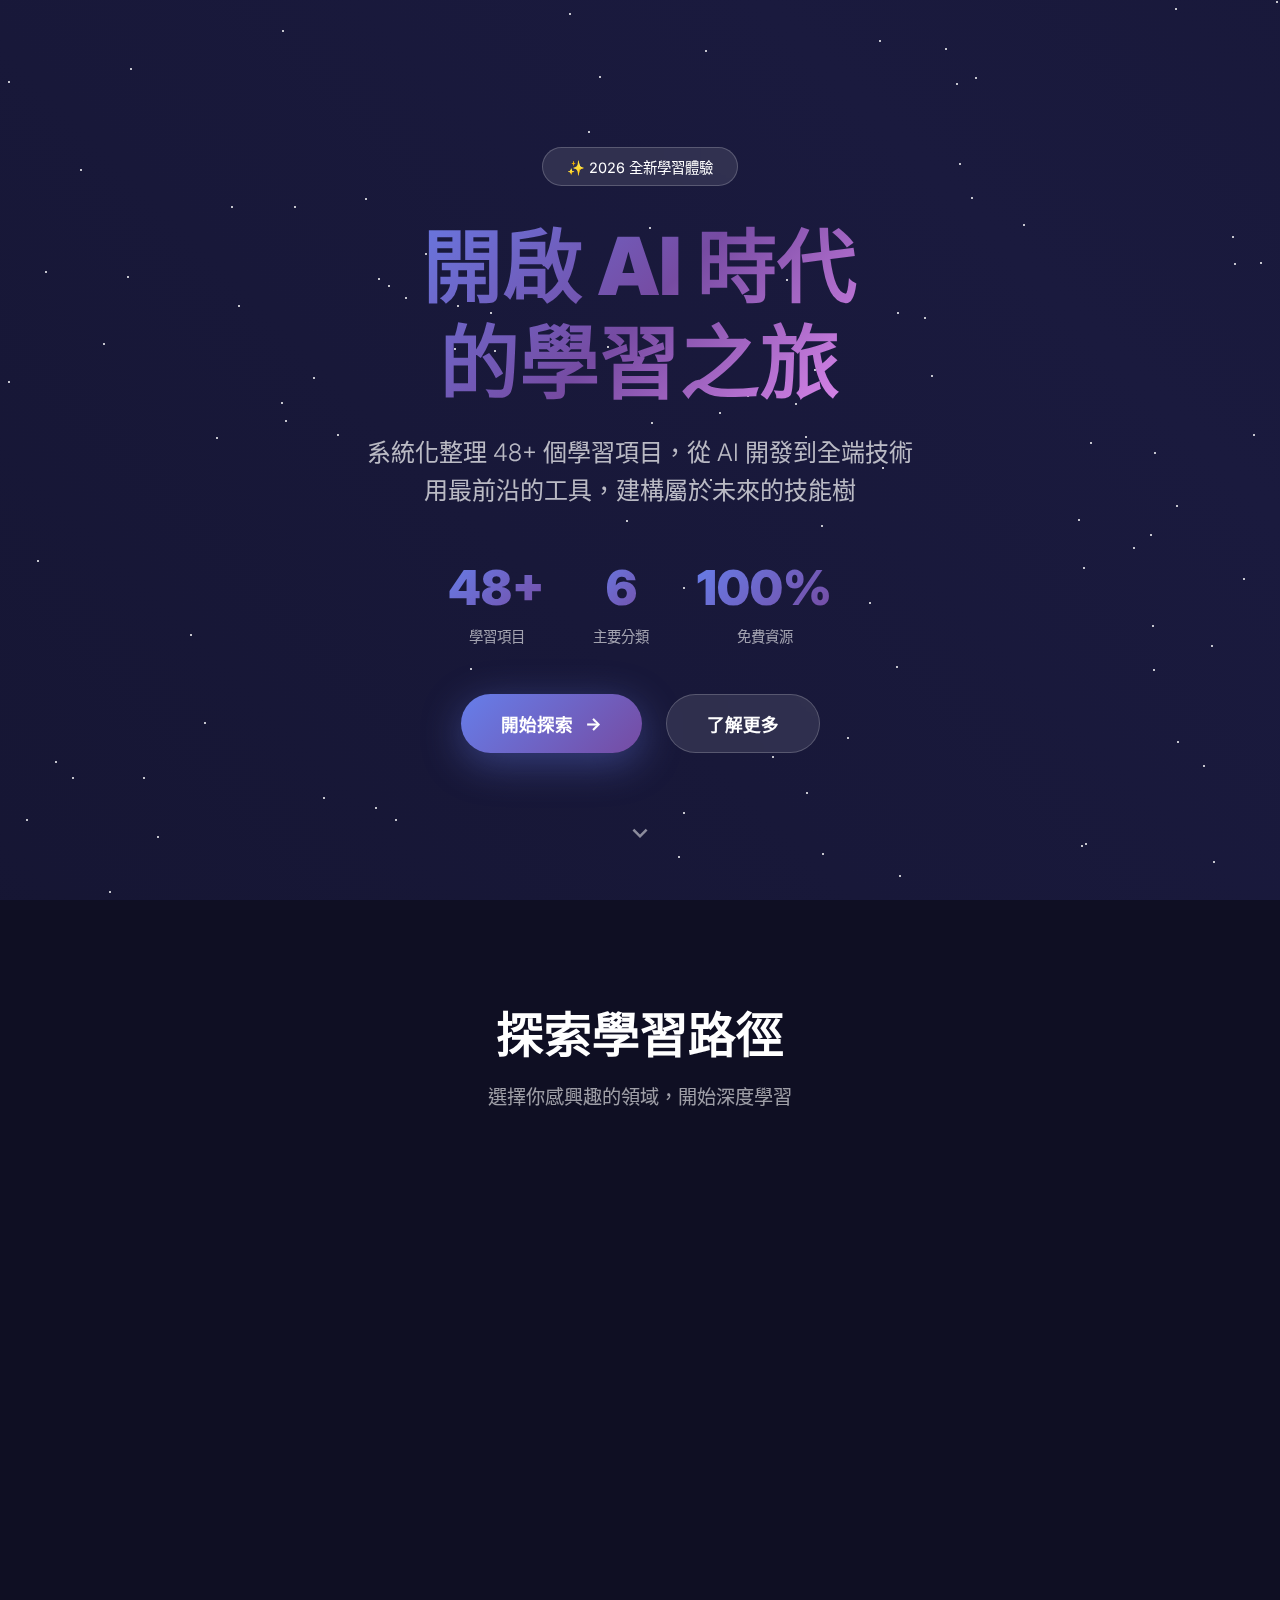
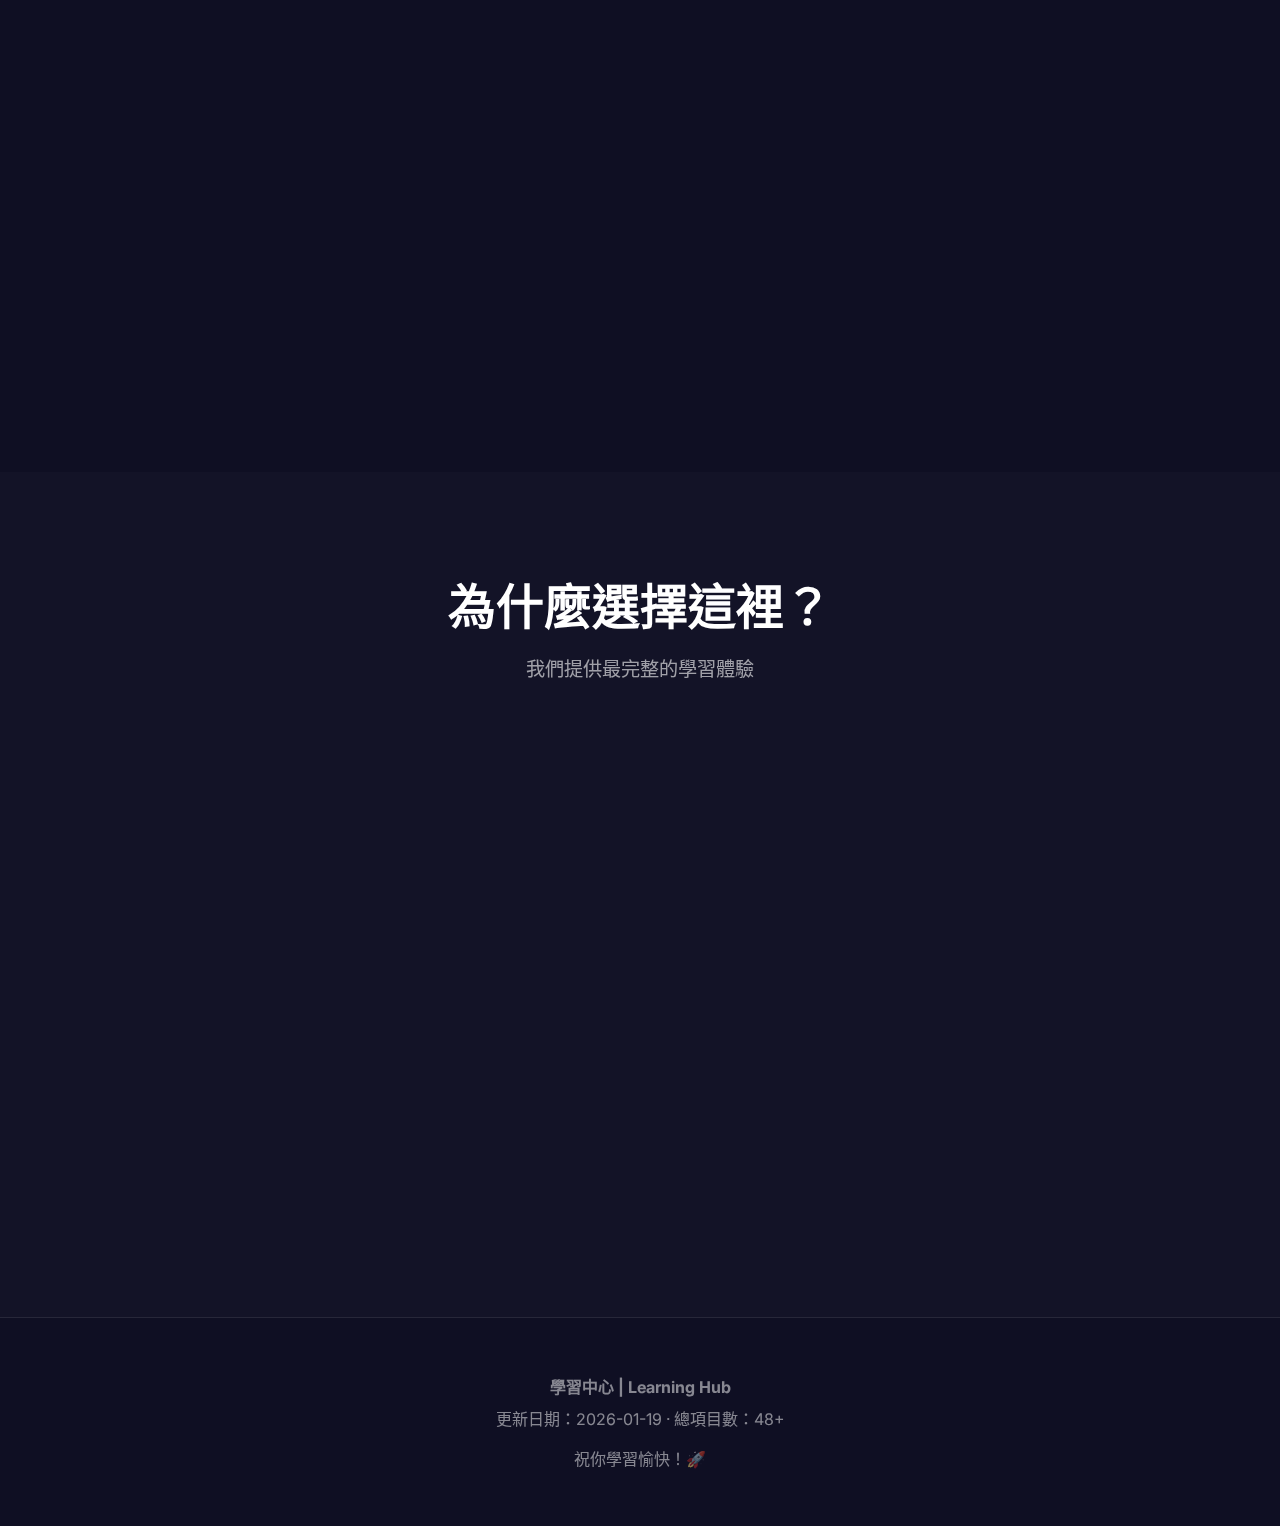
<file: index.html>
<!DOCTYPE html>
<html lang="zh-TW">

<head>
    <meta charset="UTF-8">
    <meta name="viewport" content="width=device-width, initial-scale=1.0">
    <title>學習中心 | 開啟 AI 時代的學習之旅</title>
    <link href="https://fonts.googleapis.com/css2?family=Inter:wght@300;400;600;700;800;900&display=swap"
        rel="stylesheet">
    <style>
        * {
            margin: 0;
            padding: 0;
            box-sizing: border-box;
        }

        :root {
            --gradient-1: linear-gradient(135deg, #667eea 0%, #764ba2 100%);
            --gradient-2: linear-gradient(135deg, #f093fb 0%, #f5576c 100%);
            --gradient-3: linear-gradient(135deg, #4facfe 0%, #00f2fe 100%);
            --gradient-4: linear-gradient(135deg, #43e97b 0%, #38f9d7 100%);
            --gradient-5: linear-gradient(135deg, #fa709a 0%, #fee140 100%);
            --gradient-6: linear-gradient(135deg, #30cfd0 0%, #330867 100%);
        }

        body {
            font-family: 'Inter', -apple-system, BlinkMacSystemFont, 'Segoe UI', sans-serif;
            background: #0f0f23;
            color: #ffffff;
            overflow-x: hidden;
        }

        /* Animated Background */
        .bg-animation {
            position: fixed;
            top: 0;
            left: 0;
            width: 100%;
            height: 100%;
            z-index: 0;
            background: linear-gradient(45deg, #0f0f23, #1a1a3e, #0f0f23);
            background-size: 400% 400%;
            animation: gradientBG 15s ease infinite;
        }

        @keyframes gradientBG {
            0% {
                background-position: 0% 50%;
            }

            50% {
                background-position: 100% 50%;
            }

            100% {
                background-position: 0% 50%;
            }
        }

        .stars {
            position: fixed;
            top: 0;
            left: 0;
            width: 100%;
            height: 100%;
            pointer-events: none;
        }

        .star {
            position: absolute;
            width: 2px;
            height: 2px;
            background: white;
            border-radius: 50%;
            animation: twinkle 3s infinite;
        }

        @keyframes twinkle {

            0%,
            100% {
                opacity: 0;
            }

            50% {
                opacity: 1;
            }
        }

        /* Hero Section */
        .hero {
            position: relative;
            min-height: 100vh;
            display: flex;
            align-items: center;
            justify-content: center;
            text-align: center;
            padding: 2rem;
            z-index: 1;
        }

        .hero-content {
            max-width: 900px;
        }

        .badge {
            display: inline-block;
            padding: 0.5rem 1.5rem;
            background: rgba(255, 255, 255, 0.1);
            backdrop-filter: blur(10px);
            border: 1px solid rgba(255, 255, 255, 0.2);
            border-radius: 50px;
            font-size: 0.9rem;
            margin-bottom: 2rem;
            animation: fadeInDown 1s ease;
        }

        h1 {
            font-size: 5rem;
            font-weight: 900;
            background: linear-gradient(135deg, #667eea 0%, #764ba2 50%, #f093fb 100%);
            -webkit-background-clip: text;
            -webkit-text-fill-color: transparent;
            background-clip: text;
            margin-bottom: 1.5rem;
            line-height: 1.2;
            animation: fadeInUp 1s ease 0.2s both;
        }

        .hero-subtitle {
            font-size: 1.5rem;
            color: rgba(255, 255, 255, 0.7);
            margin-bottom: 3rem;
            font-weight: 300;
            line-height: 1.6;
            animation: fadeInUp 1s ease 0.4s both;
        }

        .hero-stats {
            display: flex;
            gap: 3rem;
            justify-content: center;
            margin-bottom: 3rem;
            animation: fadeInUp 1s ease 0.6s both;
        }

        .stat {
            text-align: center;
        }

        .stat-number {
            font-size: 3rem;
            font-weight: 900;
            background: var(--gradient-1);
            -webkit-background-clip: text;
            -webkit-text-fill-color: transparent;
            background-clip: text;
        }

        .stat-label {
            font-size: 0.9rem;
            color: rgba(255, 255, 255, 0.6);
            margin-top: 0.5rem;
        }

        .cta-group {
            display: flex;
            gap: 1.5rem;
            justify-content: center;
            animation: fadeInUp 1s ease 0.8s both;
        }

        .btn {
            padding: 1rem 2.5rem;
            border-radius: 50px;
            font-weight: 700;
            font-size: 1.1rem;
            text-decoration: none;
            display: inline-flex;
            align-items: center;
            gap: 0.75rem;
            transition: all 0.4s cubic-bezier(0.175, 0.885, 0.32, 1.275);
            position: relative;
            overflow: hidden;
        }

        .btn-primary {
            background: var(--gradient-1);
            color: white;
            box-shadow: 0 10px 40px rgba(102, 126, 234, 0.4);
        }

        .btn-primary:hover {
            transform: translateY(-3px);
            box-shadow: 0 20px 60px rgba(102, 126, 234, 0.6);
        }

        .btn-secondary {
            background: rgba(255, 255, 255, 0.1);
            backdrop-filter: blur(10px);
            border: 1px solid rgba(255, 255, 255, 0.2);
            color: white;
        }

        .btn-secondary:hover {
            background: rgba(255, 255, 255, 0.2);
            transform: translateY(-3px);
        }

        @keyframes fadeInDown {
            from {
                opacity: 0;
                transform: translateY(-30px);
            }

            to {
                opacity: 1;
                transform: translateY(0);
            }
        }

        @keyframes fadeInUp {
            from {
                opacity: 0;
                transform: translateY(30px);
            }

            to {
                opacity: 1;
                transform: translateY(0);
            }
        }

        /* Categories Section */
        .categories {
            position: relative;
            z-index: 1;
            padding: 6rem 2rem;
            max-width: 1400px;
            margin: 0 auto;
        }

        .section-header {
            text-align: center;
            margin-bottom: 4rem;
        }

        .section-title {
            font-size: 3rem;
            font-weight: 900;
            margin-bottom: 1rem;
        }

        .section-subtitle {
            font-size: 1.2rem;
            color: rgba(255, 255, 255, 0.6);
        }

        .category-grid {
            display: grid;
            grid-template-columns: repeat(auto-fit, minmax(380px, 1fr));
            gap: 2rem;
        }

        .category-card {
            background: rgba(255, 255, 255, 0.05);
            backdrop-filter: blur(20px);
            border: 1px solid rgba(255, 255, 255, 0.1);
            border-radius: 24px;
            padding: 2.5rem;
            cursor: pointer;
            transition: all 0.4s cubic-bezier(0.175, 0.885, 0.32, 1.275);
            position: relative;
            overflow: hidden;
        }

        .category-card::before {
            content: '';
            position: absolute;
            top: 0;
            left: 0;
            right: 0;
            height: 4px;
            background: var(--gradient-1);
            opacity: 0;
            transition: opacity 0.3s ease;
        }

        .category-card:nth-child(1)::before {
            background: var(--gradient-1);
        }

        .category-card:nth-child(2)::before {
            background: var(--gradient-2);
        }

        .category-card:nth-child(3)::before {
            background: var(--gradient-3);
        }

        .category-card:nth-child(4)::before {
            background: var(--gradient-4);
        }

        .category-card:nth-child(5)::before {
            background: var(--gradient-5);
        }

        .category-card:nth-child(6)::before {
            background: var(--gradient-6);
        }

        .category-card:hover {
            transform: translateY(-10px);
            background: rgba(255, 255, 255, 0.08);
            border-color: rgba(255, 255, 255, 0.2);
            box-shadow: 0 20px 60px rgba(0, 0, 0, 0.3);
        }

        .category-card:hover::before {
            opacity: 1;
        }

        .category-icon {
            font-size: 4rem;
            margin-bottom: 1.5rem;
            display: block;
        }

        .category-name {
            font-size: 1.8rem;
            font-weight: 800;
            margin-bottom: 1rem;
            background: linear-gradient(135deg, #ffffff 0%, rgba(255, 255, 255, 0.7) 100%);
            -webkit-background-clip: text;
            -webkit-text-fill-color: transparent;
            background-clip: text;
        }

        .category-desc {
            color: rgba(255, 255, 255, 0.6);
            margin-bottom: 1.5rem;
            line-height: 1.6;
        }

        .category-stats {
            display: flex;
            gap: 1.5rem;
            margin-bottom: 1.5rem;
        }

        .category-stat {
            display: flex;
            align-items: center;
            gap: 0.5rem;
            font-size: 0.9rem;
            color: rgba(255, 255, 255, 0.5);
        }

        .category-link {
            display: inline-flex;
            align-items: center;
            gap: 0.5rem;
            color: #667eea;
            font-weight: 700;
            text-decoration: none;
            transition: gap 0.3s ease;
        }

        .category-card:hover .category-link {
            gap: 1rem;
        }

        /* Features */
        .features {
            position: relative;
            z-index: 1;
            padding: 6rem 2rem;
            background: rgba(255, 255, 255, 0.02);
        }

        .features-grid {
            max-width: 1200px;
            margin: 3rem auto 0;
            display: grid;
            grid-template-columns: repeat(auto-fit, minmax(300px, 1fr));
            gap: 2rem;
        }

        .feature {
            text-align: center;
            padding: 2rem;
            background: rgba(255, 255, 255, 0.03);
            border-radius: 16px;
            border: 1px solid rgba(255, 255, 255, 0.05);
            transition: all 0.3s ease;
        }

        .feature:hover {
            background: rgba(255, 255, 255, 0.05);
            transform: translateY(-5px);
        }

        .feature-icon {
            font-size: 3rem;
            margin-bottom: 1rem;
        }

        .feature-title {
            font-size: 1.3rem;
            font-weight: 700;
            margin-bottom: 0.75rem;
        }

        .feature-desc {
            color: rgba(255, 255, 255, 0.6);
            line-height: 1.6;
        }

        /* Footer */
        footer {
            position: relative;
            z-index: 1;
            text-align: center;
            padding: 3rem 2rem;
            border-top: 1px solid rgba(255, 255, 255, 0.1);
        }

        footer p {
            color: rgba(255, 255, 255, 0.5);
            margin: 0.5rem 0;
        }

        @media (max-width: 768px) {
            h1 {
                font-size: 2.8rem;
                margin-bottom: 1rem;
            }

            .badge {
                padding: 0.4rem 1.2rem;
                font-size: 0.8rem;
            }

            .hero-subtitle {
                font-size: 1.1rem;
                padding: 0 1rem;
                margin-bottom: 2rem;
            }

            .hero-stats {
                flex-direction: row;
                flex-wrap: wrap;
                gap: 1.5rem;
                justify-content: center;
                margin-bottom: 2rem;
            }

            .stat-number {
                font-size: 2rem;
            }

            .stat-label {
                font-size: 0.8rem;
            }

            .cta-group {
                flex-direction: column;
                gap: 1rem;
                width: 100%;
                max-width: 300px;
                margin: 0 auto;
            }

            .btn {
                width: 100%;
                justify-content: center;
                padding: 0.8rem 2rem;
            }

            .category-grid {
                grid-template-columns: 1fr;
                gap: 1.5rem;
                padding: 0 1rem;
            }

            .section-title {
                font-size: 2.2rem;
            }

            .category-card {
                padding: 2rem 1.5rem;
            }

            .category-name {
                font-size: 1.5rem;
            }
        }

        @media (max-width: 480px) {
            h1 {
                font-size: 2.2rem;
            }

            .hero-stats {
                gap: 1rem;
            }

            .stat {
                min-width: 80px;
            }

            .stat-number {
                font-size: 1.8rem;
            }
        }

        /* Scroll indicator */
        .scroll-indicator {
            position: absolute;
            bottom: 3rem;
            left: 50%;
            transform: translateX(-50%);
            animation: bounce 2s infinite;
        }

        @keyframes bounce {

            0%,
            20%,
            50%,
            80%,
            100% {
                transform: translateX(-50%) translateY(0);
            }

            40% {
                transform: translateX(-50%) translateY(-10px);
            }

            60% {
                transform: translateX(-50%) translateY(-5px);
            }
        }

        .scroll-indicator svg {
            width: 30px;
            height: 30px;
            fill: rgba(255, 255, 255, 0.5);
        }
    </style>
</head>

<body>
    <!-- Background Animation -->
    <div class="bg-animation"></div>
    <div class="stars" id="stars"></div>

    <!-- Hero Section -->
    <section class="hero">
        <div class="hero-content">
            <div class="badge">✨ 2026 全新學習體驗</div>
            <h1>開啟 AI 時代<br>的學習之旅</h1>
            <p class="hero-subtitle">
                系統化整理 48+ 個學習項目，從 AI 開發到全端技術<br>
                用最前沿的工具，建構屬於未來的技能樹
            </p>

            <div class="hero-stats">
                <div class="stat">
                    <div class="stat-number">48+</div>
                    <div class="stat-label">學習項目</div>
                </div>
                <div class="stat">
                    <div class="stat-number">6</div>
                    <div class="stat-label">主要分類</div>
                </div>
                <div class="stat">
                    <div class="stat-number">100%</div>
                    <div class="stat-label">免費資源</div>
                </div>
            </div>

            <div class="cta-group">
                <a href="#categories" class="btn btn-primary">
                    開始探索
                    <span>→</span>
                </a>
                <a href="#features" class="btn btn-secondary">
                    了解更多
                </a>
            </div>
        </div>

        <div class="scroll-indicator">
            <svg viewBox="0 0 24 24">
                <path d="M7.41 8.59L12 13.17l4.59-4.58L18 10l-6 6-6-6 1.41-1.41z" />
            </svg>
        </div>
    </section>

    <!-- Categories Section -->
    <section class="categories" id="categories">
        <div class="section-header">
            <h2 class="section-title">探索學習路徑</h2>
            <p class="section-subtitle">選擇你感興趣的領域，開始深度學習</p>
        </div>

        <div class="category-grid">
            <div class="category-card" onclick="window.location.href='ai-development.html'">
                <span class="category-icon">🤖</span>
                <h3 class="category-name">AI 開發與工程</h3>
                <p class="category-desc">學習 AI 代理、工作流程自動化、RAG 系統等前沿技術，打造智能應用</p>
                <div class="category-stats">
                    <div class="category-stat">
                        <span>📚</span>
                        <span>11 個項目</span>
                    </div>
                    <div class="category-stat">
                        <span>⭐</span>
                        <span>5 個高優先級</span>
                    </div>
                </div>
                <a href="ai-development.html" class="category-link">
                    開始學習 →
                </a>
            </div>

            <div class="category-card" onclick="window.location.href='claude-tools.html'">
                <span class="category-icon">🛠️</span>
                <h3 class="category-name">Claude 工具生態</h3>
                <p class="category-desc">掌握 Claude Code 生產力工具，學習 Boris 的 AI 編程方法論</p>
                <div class="category-stats">
                    <div class="category-stat">
                        <span>📚</span>
                        <span>9 個項目</span>
                    </div>
                    <div class="category-stat">
                        <span>⭐</span>
                        <span>3 個高優先級</span>
                    </div>
                </div>
                <a href="claude-tools.html" class="category-link">
                    開始學習 →
                </a>
            </div>

            <div class="category-card" onclick="window.location.href='google-ai.html'">
                <span class="category-icon">🌐</span>
                <h3 class="category-name">Google AI 生態</h3>
                <p class="category-desc">探索 Gemini API、Learn Your Way 等 Google AI 創新工具</p>
                <div class="category-stats">
                    <div class="category-stat">
                        <span>📚</span>
                        <span>13 個項目</span>
                    </div>
                    <div class="category-stat">
                        <span>⭐</span>
                        <span>2 個高優先級</span>
                    </div>
                </div>
                <a href="google-ai.html" class="category-link">
                    開始學習 →
                </a>
            </div>

            <div class="category-card" onclick="window.location.href='dev-tools.html'">
                <span class="category-icon">💻</span>
                <h3 class="category-name">開發工具與平台</h3>
                <p class="category-desc">從網頁開發到 SaaS 架構，建立完整的全端開發能力</p>
                <div class="category-stats">
                    <div class="category-stat">
                        <span>📚</span>
                        <span>10 個項目</span>
                    </div>
                    <div class="category-stat">
                        <span>⭐</span>
                        <span>2 個高優先級</span>
                    </div>
                </div>
                <a href="dev-tools.html" class="category-link">
                    開始學習 →
                </a>
            </div>

            <div class="category-card" onclick="window.location.href='database.html'">
                <span class="category-icon">💾</span>
                <h3 class="category-name">資料庫與後端</h3>
                <p class="category-desc">深入學習 PostgreSQL，掌握現代資料庫開發技術</p>
                <div class="category-stats">
                    <div class="category-stat">
                        <span>📚</span>
                        <span>2 個項目</span>
                    </div>
                    <div class="category-stat">
                        <span>⭐</span>
                        <span>1 個高優先級</span>
                    </div>
                </div>
                <a href="database.html" class="category-link">
                    開始學習 →
                </a>
            </div>

            <div class="category-card" onclick="window.location.href='learning-resources.html'">
                <span class="category-icon">📚</span>
                <h3 class="category-name">學習資源與其他</h3>
                <p class="category-desc">台大開放課程、AI 工作流實測等優質學習資源</p>
                <div class="category-stats">
                    <div class="category-stat">
                        <span>📚</span>
                        <span>4 個項目</span>
                    </div>
                    <div class="category-stat">
                        <span>⭐</span>
                        <span>多元學習</span>
                    </div>
                </div>
                <a href="learning-resources.html" class="category-link">
                    開始學習 →
                </a>
            </div>
        </div>
    </section>

    <!-- Features Section -->
    <section class="features" id="features">
        <div class="section-header">
            <h2 class="section-title">為什麼選擇這裡？</h2>
            <p class="section-subtitle">我們提供最完整的學習體驗</p>
        </div>

        <div class="features-grid">
            <div class="feature">
                <div class="feature-icon">🎯</div>
                <h3 class="feature-title">系統化路徑</h3>
                <p class="feature-desc">精心設計的學習路徑，從基礎到進階，循序漸進</p>
            </div>

            <div class="feature">
                <div class="feature-icon">💡</div>
                <h3 class="feature-title">實戰導向</h3>
                <p class="feature-desc">豐富的實例和項目，理論結合實踐</p>
            </div>

            <div class="feature">
                <div class="feature-icon">🚀</div>
                <h3 class="feature-title">前沿技術</h3>
                <p class="feature-desc">涵蓋最新的 AI 工具和開發技術</p>
            </div>

            <div class="feature">
                <div class="feature-icon">🔗</div>
                <h3 class="feature-title">豐富資源</h3>
                <p class="feature-desc">整合優質學習資源和工具推薦</p>
            </div>

            <div class="feature">
                <div class="feature-icon">📱</div>
                <h3 class="feature-title">隨時學習</h3>
                <p class="feature-desc">支援多種設備，隨時隨地學習</p>
            </div>

            <div class="feature">
                <div class="feature-icon">🎓</div>
                <h3 class="feature-title">持續更新</h3>
                <p class="feature-desc">緊跟技術發展，內容持續更新</p>
            </div>
        </div>
    </section>

    <!-- Footer -->
    <footer>
        <p><strong>學習中心 | Learning Hub</strong></p>
        <p>更新日期：2026-01-19 · 總項目數：48+</p>
        <p style="margin-top: 1rem;">祝你學習愉快！🚀</p>
    </footer>

    <script>
        // Generate stars
        const starsContainer = document.getElementById('stars');
        for (let i = 0; i < 100; i++) {
            const star = document.createElement('div');
            star.className = 'star';
            star.style.left = Math.random() * 100 + '%';
            star.style.top = Math.random() * 100 + '%';
            star.style.animationDelay = Math.random() * 3 + 's';
            starsContainer.appendChild(star);
        }

        // Smooth scroll
        document.querySelectorAll('a[href^="#"]').forEach(anchor => {
            anchor.addEventListener('click', function (e) {
                e.preventDefault();
                const target = document.querySelector(this.getAttribute('href'));
                if (target) {
                    target.scrollIntoView({ behavior: 'smooth', block: 'start' });
                }
            });
        });

        // Scroll animations
        const observerOptions = {
            threshold: 0.1,
            rootMargin: '0px 0px -100px 0px'
        };

        const observer = new IntersectionObserver((entries) => {
            entries.forEach(entry => {
                if (entry.isIntersecting) {
                    entry.target.style.opacity = '1';
                    entry.target.style.transform = 'translateY(0)';
                }
            });
        }, observerOptions);

        document.querySelectorAll('.category-card, .feature').forEach((el, index) => {
            el.style.opacity = '0';
            el.style.transform = 'translateY(30px)';
            el.style.transition = `all 0.6s ease ${index * 0.1}s`;
            observer.observe(el);
        });
    </script>
</body>

</html>
</file>
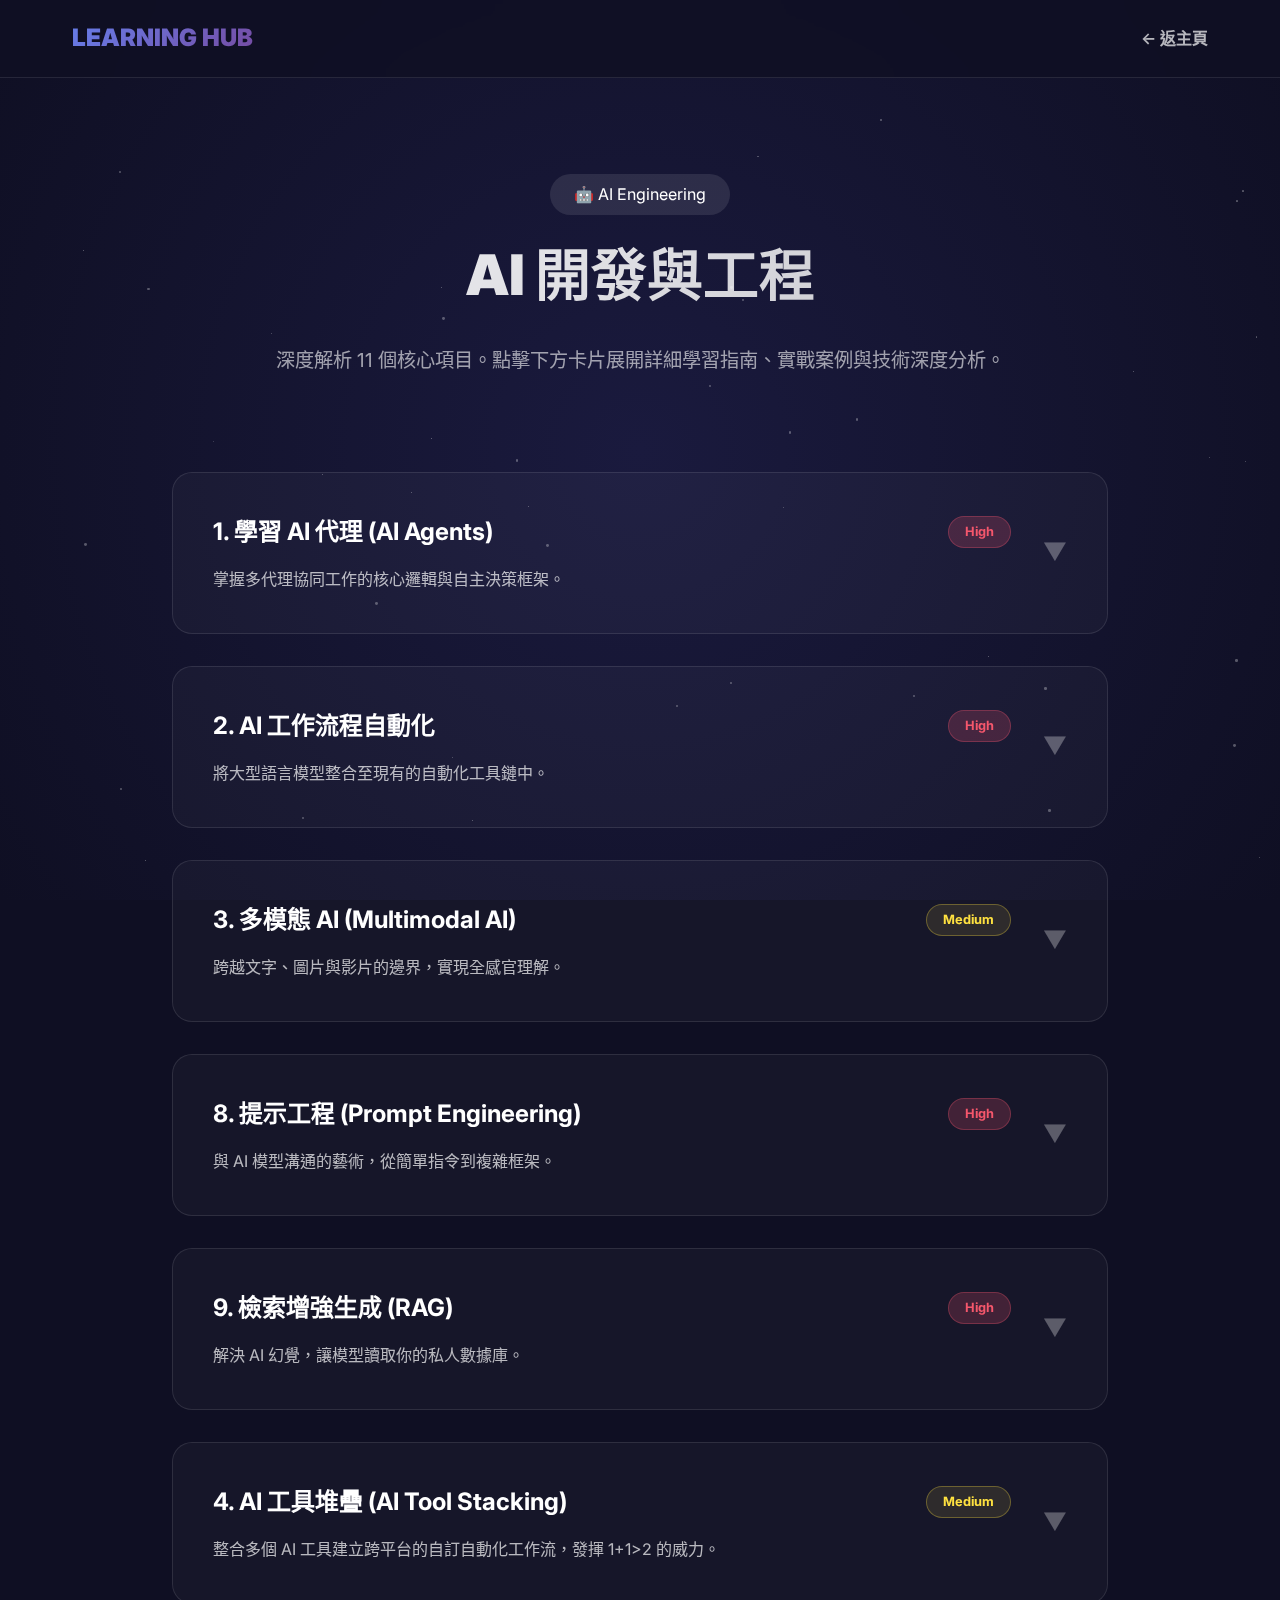
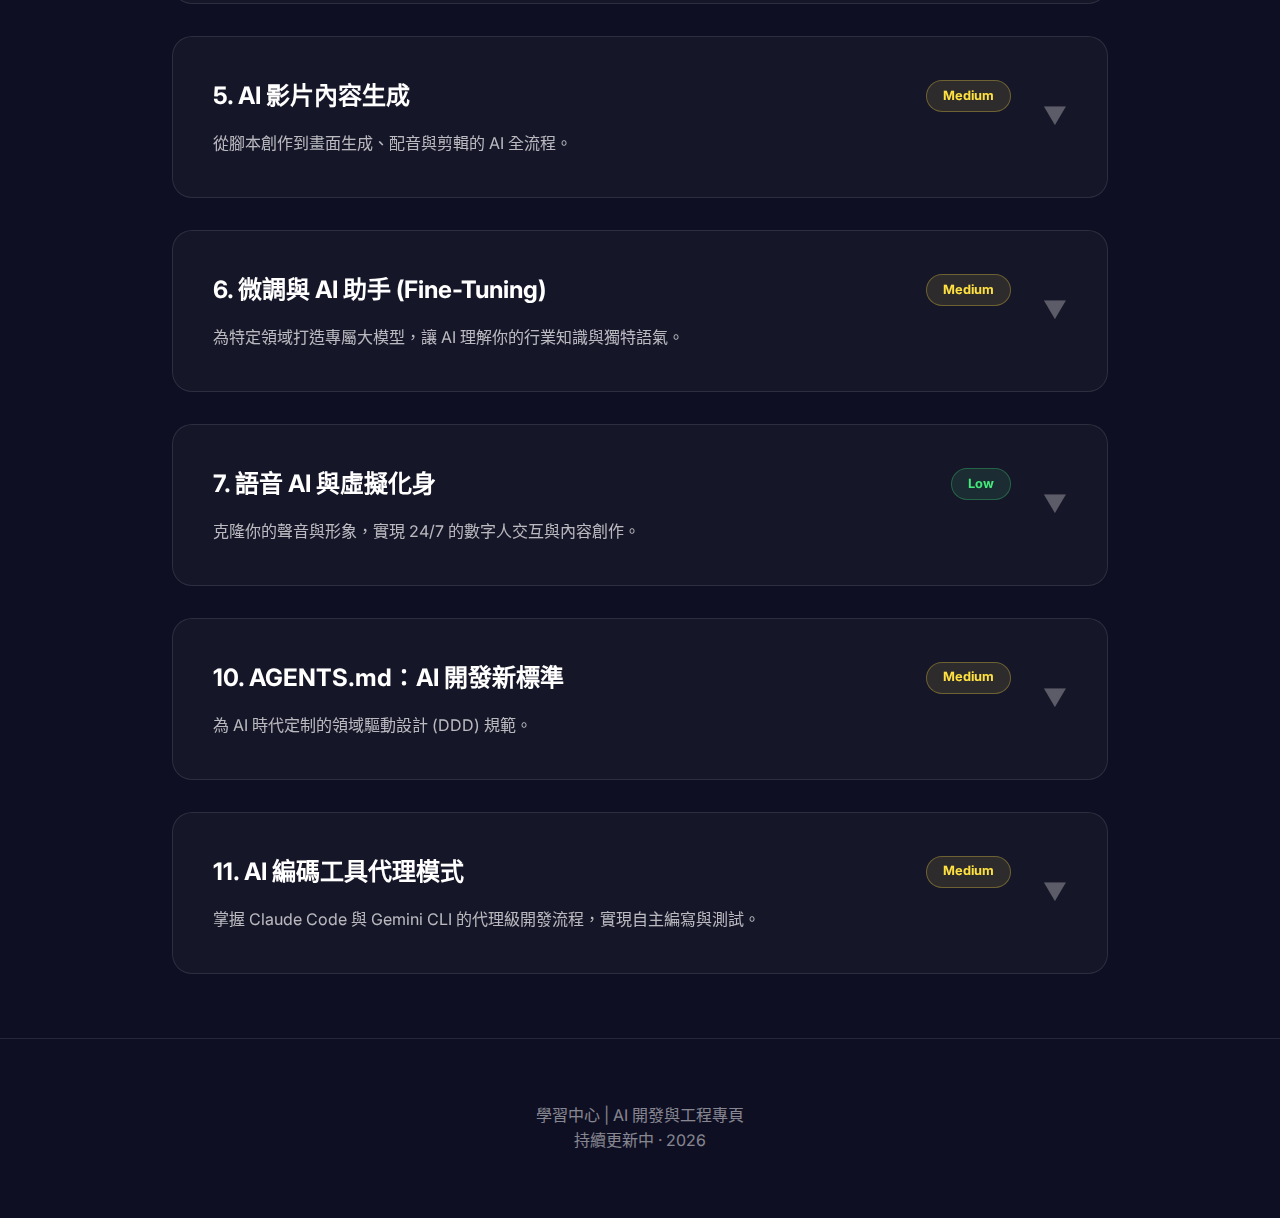
<file: ai-development.html>
<!DOCTYPE html>
<html lang="zh-HK">

<head>
    <meta charset="UTF-8">
    <meta name="viewport" content="width=device-width, initial-scale=1.0">
    <title>AI 開發與工程 | 學習中心</title>
    <link href="https://fonts.googleapis.com/css2?family=Inter:wght@300;400;600;700;800;900&display=swap"
        rel="stylesheet">
    <link rel="stylesheet" href="shared-styles.css">
    <style>
        /* Sub-page specific overrides if any */
    </style>
</head>

<body>
    <div class="bg-gradient"></div>
    <div class="stars" id="stars"></div>

    <nav>
        <div class="nav-container">
            <a href="index.html" class="logo">LEARNING HUB</a>
            <a href="index.html" class="back-link">← 返主頁</a>
        </div>
    </nav>

    <header class="page-header">
        <div class="badge"
            style="display:inline-block; padding: 0.5rem 1.5rem; background: rgba(255, 255, 255, 0.1); border-radius: 50px; margin-bottom: 1rem;">
            🤖 AI Engineering</div>
        <h1 class="page-title">AI 開發與工程</h1>
        <p class="page-desc">深度解析 11 個核心項目。點擊下方卡片展開詳細學習指南、實戰案例與技術深度分析。</p>
    </header>

    <main class="main-content">
        <!-- 1. AI Agents -->
        <div class="topic-card" onclick="this.classList.toggle('active')">
            <div class="topic-summary">
                <div class="topic-info-brief">
                    <div class="topic-header">
                        <h2 class="topic-title">1. 學習 AI 代理 (AI Agents)</h2>
                        <span class="priority-badge priority-high">High</span>
                    </div>
                    <p class="topic-text">掌握多代理協同工作的核心邏輯與自主決策框架。</p>
                </div>
                <div class="expand-icon">▼</div>
            </div>
            <div class="expanded-content">
                <div class="content-inner">
                    <h3>技術深潛：為什麼 AI Agents 是未來？</h3>
                    <p>傳統的 AI 互動通常是單次對話 (Chat-based)，但在實際工程應用中，任務往往非常複雜，單次對話難以解決。AI Agents (人工智能代理) 的核心在於賦予 AI
                        「自主性」。一個代理不再只是回答問題，而是會根據目標去思考、規劃路徑、調用外部工具、觀察結果並不斷修正自己的行為。</p>

                    <h3>核心框架全解析</h3>
                    <ul>
                        <li><strong>LangGraph:</strong> 這是 LangChain 家族中最強大的成員。與傳統的線性鏈條不同，LangGraph 允許你建立「循環」(Cyclical)
                            流程。這對於需要反覆自我修正、檢查對錯的任務至關重要。它可以管理「狀態」(State)，讓多個代理共享同一個記憶地圖。</li>
                        <li><strong>CrewAI:</strong> 如果各個代理是獨立的角色，CrewAI 就是他們的「劇本」。它強調角色扮演（Role-playing），你可以定義
                            Researcher, Analyst 和 Writer，他們會自動溝通並交接工作。這非常適合內容創作、法律分析或市場調研等商業流程。</li>
                        <li><strong>AutoGen:</strong> 微軟推出的框架，重點在於代理之間的對話。它極大簡化了「讓多個智能體互相聊天來解決問題」的複雜度。</li>
                    </ul>

                    <h3>實戰練習建議</h3>
                    <div class="step-box">
                        <strong>項目：AI 自動化股價分析員</strong><br>
                        1. 建立一個 <strong>Crawler Agent</strong>，負責調用 Yahoo Finance API 獲取數據。<br>
                        2. 建立一個 <strong>Analyst Agent</strong>，負責計算 RSI、MACD 等指標並判斷趨勢。<br>
                        3. 建立一個 <strong>Risk Manager</strong>，檢查 Analyst 的結論是否過於激進。<br>
                        4. 最後由 <strong>Reporter</strong> 生成一份專業的分析報告。<br>
                        嘗試使用 CrewAI 來編排這個流程。
                    </div>

                    <a href="https://www.crewai.com/" target="_blank" class="category-link">進入 CrewAI 學習資源 →</a>
                </div>
            </div>
        </div>

        <!-- 2. AI Workflow Automation -->
        <div class="topic-card" onclick="this.classList.toggle('active')">
            <div class="topic-summary">
                <div class="topic-info-brief">
                    <div class="topic-header">
                        <h2 class="topic-title">2. AI 工作流程自動化</h2>
                        <span class="priority-badge priority-high">High</span>
                    </div>
                    <p class="topic-text">將大型語言模型整合至現有的自動化工具鏈中。</p>
                </div>
                <div class="expand-icon">▼</div>
            </div>
            <div class="expanded-content">
                <div class="content-inner">
                    <h3>自動化 2.0：生成式 AI 的加入</h3>
                    <p>以往的自動化 (如 Zapier) 是基於規則的 (IF This Then That)。比如「如果收到標題含有發票的郵件，就下載附件」。這種方式無法處理模糊信息。AI
                        自動化的出現，讓機器能「理解內容」。</p>

                    <h3>關鍵工具鏈</h3>
                    <ul>
                        <li><strong>n8n:</strong> 開源的自動化平台，支持自定義代碼節點。你可以直接在節點內調用 Claude API 來處理流經該節點的數據。相比
                            Zapier，其靈活性高出數倍且更節省成本。</li>
                        <li><strong>Make.com:</strong> 視覺化非常出色，適合快速原型設計。它的邏輯過濾器非常強大。</li>
                        <li><strong>Zapier Central:</strong> 最新推出的 AI 核心，允許你在 Zapier 中訓練一個小助手來負責判斷邏輯。</li>
                    </ul>

                    <h3>深度案例：智能電子商務客服</h3>
                    <p>當收到客戶查詢時，流程如下：<br>
                        1. <strong>n8n</strong> 接入郵件。<br>
                        2. <strong>AI 節點</strong> 分析郵件情感與問題類別 (例如：查詢訂單、抱怨產品質量)。<br>
                        3. AI 自動查詢數據庫獲取訂單進度。<br>
                        4. 生成一段具備同理心的回覆。如果客戶情緒極差，自動抄送給人工主管。<br>
                        5. 整個過程在 30 秒內完成。</p>

                    <a href="https://n8n.io/" target="_blank" class="category-link">查看 n8n AI 教程 →</a>
                </div>
            </div>
        </div>

        <!-- 3. Multimodal AI -->
        <div class="topic-card" onclick="this.classList.toggle('active')">
            <div class="topic-summary">
                <div class="topic-info-brief">
                    <div class="topic-header">
                        <h2 class="topic-title">3. 多模態 AI (Multimodal AI)</h2>
                        <span class="priority-badge priority-medium">Medium</span>
                    </div>
                    <p class="topic-text">跨越文字、圖片與影片的邊界，實現全感官理解。</p>
                </div>
                <div class="expand-icon">▼</div>
            </div>
            <div class="expanded-content">
                <div class="content-inner">
                    <h3>技術原理：跨模態對齊</h3>
                    <p>多模態 AI 的核心在於模型學會了將不同類型的數據（例如圖片中的「狗」和文字「狗」）映射到同一個向量空間中的鄰近位置。這使得模型可以「看到」你的草圖並「寫出」對應的代碼。</p>

                    <h3>核心應用場景</h3>
                    <ul>
                        <li><strong>視覺代碼生成 (Vision to Code):</strong> 上傳一個 Landing Page 的截圖，讓 Claude 生成完整的 React +
                            Tailwind 代碼。這將開發效率提升了 90% 以上。</li>
                        <li><strong>文檔分析 (OCR 2.0):</strong> 處理包含圖表、表格和手寫文字的複雜 PDF。傳統 OCR 只能識別文字，多模態模型能理解圖表背後的趨勢。</li>
                        <li><strong>多模態分析:</strong> 同時上傳一段產品影片與用戶評價，讓 AI 生成一份聲畫同步的分析報告。</li>
                    </ul>

                    <h3>推薦工具：v0.dev</h3>
                    <p>v0.dev 由 Vercel 推出，是多模態 AI 在前端開發的最佳實作。你可以描述需求，或者直接上傳你喜歡的網頁截圖，它會為你生成高品質的 React 組件。它是學習「如何與視覺 AI
                        溝通」的絕佳平台。</p>

                    <a href="https://v0.dev" target="_blank" class="category-link">立即體驗 v0.dev →</a>
                </div>
            </div>
        </div>

        <!-- 8. Prompt Engineering -->
        <div class="topic-card" onclick="this.classList.toggle('active')">
            <div class="topic-summary">
                <div class="topic-info-brief">
                    <div class="topic-header">
                        <h2 class="topic-title">8. 提示工程 (Prompt Engineering)</h2>
                        <span class="priority-badge priority-high">High</span>
                    </div>
                    <p class="topic-text">與 AI 模型溝通的藝術，從簡單指令到複雜框架。</p>
                </div>
                <div class="expand-icon">▼</div>
            </div>
            <div class="expanded-content">
                <div class="content-inner">
                    <h3>提示工程的層次</h3>
                    <p>提示工程不僅僅是寫一句話。它分為四個核心階段：<br>
                        1. <strong>簡單指令 (Direct Prompting)</strong>: 最基礎的問法。<br>
                        2. <strong>少樣本學習 (Few-shot Learning)</strong>: 給模型提供 3-5 個正確範例，讓其模仿特定格式與語氣。<br>
                        3. <strong>思維鏈 (Chain-of-Thought)</strong>: 強制要求模型「先思考再回答」，對於邏輯運算或數學題至關重要。<br>
                        4. <strong>框架化提示 (Framework-based)</strong>: 如 PASEC、RTF 等結構化框架。</p>

                    <h3>PASEC 框架詳解</h3>
                    <p>這是目前在學術與專業開發中最推薦的框架：<br>
                        - <strong>Purpose (目的)</strong>: 清楚告訴 AI 任務目標。<br>
                        - <strong>Audience (受眾)</strong>: 目標群體是誰？決定了語調。<br>
                        - <strong>Style (風格)</strong>: 幽默？專業？簡練？<br>
                        - <strong>Examples (範例)</strong>: 提供優秀樣本。<br>
                        - <strong>Constraints (限制)</strong>: 長度、格式、禁用詞。</p>

                    <h3>進階技巧：XML 渲染與標籤化</h3>
                    <p>在使用 Claude 時，將 Prompt 包裹在 XML 標籤中（例如
                        <code>&lt;rules&gt;...&lt;/rules&gt;</code>）能顯著提升模型的指令遵循率。這是因為大模型在訓練中接觸了大量結構化數據，XML
                        標籤能幫助模型明確區分指令與上下文數據。
                    </p>

                    <a href="https://docs.anthropic.com/en/docs/build-with-claude/prompt-engineering/overview"
                        target="_blank" class="category-link">Claude 官方提示工程指南 →</a>
                </div>
            </div>
        </div>

        <!-- 9. RAG -->
        <div class="topic-card" onclick="this.classList.toggle('active')">
            <div class="topic-summary">
                <div class="topic-info-brief">
                    <div class="topic-header">
                        <h2 class="topic-title">9. 檢索增強生成 (RAG)</h2>
                        <span class="priority-badge priority-high">High</span>
                    </div>
                    <p class="topic-text">解決 AI 幻覺，讓模型讀取你的私人數據庫。</p>
                </div>
                <div class="expand-icon">▼</div>
            </div>
            <div class="expanded-content">
                <div class="content-inner">
                    <h3>什麼是 RAG？</h3>
                    <p>RAG (Retrieval-Augmented Generation) 解決了兩個大問題：1. AI 知識的滯後性；2. AI
                        對特定領域知識的缺乏。它像是一個「帶著參考書考試」的過程。系統先在你的文檔中找到正確段落，然後交給 AI 總結輸出答案。</p>

                    <h3>四大核心組件</h3>
                    <ol>
                        <li><strong>Data Ingestion (載入與清洗):</strong> 將 PDF, Markdown 或 SQL 原數據提取出來。</li>
                        <li><strong>Vectorization (向量化):</strong> 使用 Embedding 模型將文字轉換為一串數字向量。</li>
                        <li><strong>Vector Database (向量資料庫):</strong> 存儲這些向量，支持內容相似度搜索（如 ChromaDB, Pinecone, pgvector）。
                        </li>
                        <li><strong>Ranking & Generation (排序與生成):</strong> 找到最相關的資料後，傳給 LLM 進行最終回答。</li>
                    </ol>

                    <h3>深度優化：Naive RAG vs. Advanced RAG</h3>
                    <p>簡單的 RAG 往往效果不佳。進階做法包括：<br>
                        - <strong>Parent-Child Retrieval</strong>：小段落搜索，大段落召回。<br>
                        - <strong>Multi-Query</strong>：將用戶的一個問題轉換為 3 個相似問題同時搜索，提高覆蓋率。<br>
                        - <strong>Re-ranking</strong>：引入二階段排序模型，從搜索出的 20 條中選出最精確的 5 條。</p>

                    <a href="https://www.llamaindex.ai/" target="_blank" class="category-link">查看 LlamaIndex 全球最強 RAG 框架
                        →</a>
                </div>
            </div>
        </div>

        <!-- 4. AI Tool Stacking -->
        <div class="topic-card" onclick="this.classList.toggle('active')">
            <div class="topic-summary">
                <div class="topic-info-brief">
                    <div class="topic-header">
                        <h2 class="topic-title">4. AI 工具堆疊 (AI Tool Stacking)</h2>
                        <span class="priority-badge priority-medium">Medium</span>
                    </div>
                    <p class="topic-text">整合多個 AI 工具建立跨平台的自訂自動化工作流，發揮 1+1>2 的威力。</p>
                </div>
                <div class="expand-icon">▼</div>
            </div>
            <div class="expanded-content">
                <div class="content-inner">
                    <h3>什麼是工具堆疊？</h3>
                    <p>單一 AI 工具往往有其極限。工具堆疊 (Stacking) 是指將多個具備不同強項的 AI 服務串接起來。例如：用 <strong>Claude</strong> 處理長文本邏輯 -> 用
                        <strong>Midjourney</strong> 生成高品質配圖 -> 用 <strong>ElevenLabs</strong> 進行配音 -> 最後在
                        <strong>Canva</strong> 進行排版。
                    </p>
                    <ul>
                        <li><strong>核心技術連結:</strong> 利用 <strong>Make.com</strong> 或 <strong>Zapier</strong> 作為膠水層，可以將
                            ChatGPT 的 API 輸出的 JSON 資料自動填入 Google Sheets，再觸發後續的 AI 處理流程。</li>
                        <li><strong>優勢：</strong> 每一環節都使用頂級模型，避免單一模型的短處（如 GPT 的圖感較弱或 Midjourney 無法處理複雜邏輯）。</li>
                        <li><strong>實戰範例：</strong> 利用 Notion API 導出內容，通過 AI 節點進行摘要，再自動推送到 Slack 頻道並使用 AI 生成摘要圖片。</li>
                    </ul>
                    <a href="https://www.make.com/" target="_blank" class="category-link">到 Make.com 學習工作流自動化 →</a>
                </div>
            </div>
        </div>

        <!-- 5. AI Video Generation -->
        <div class="topic-card" onclick="this.classList.toggle('active')">
            <div class="topic-summary">
                <div class="topic-info-brief">
                    <div class="topic-header">
                        <h2 class="topic-title">5. AI 影片內容生成</h2>
                        <span class="priority-badge priority-medium">Medium</span>
                    </div>
                    <p class="topic-text">從腳本創作到畫面生成、配音與剪輯的 AI 全流程。</p>
                </div>
                <div class="expand-icon">▼</div>
            </div>
            <div class="expanded-content">
                <div class="content-inner">
                    <h3>影片創作的降維打擊</h3>
                    <p>傳統影片製作需要攝製組、燈光與後期。AI 影片生成技術 (如 Runway Gen-3 Alpha, Luma Dream Machine)
                        讓個人創作能產出影院級場景，極大地降低了創作門檻與成本。</p>
                    <ul>
                        <li><strong>Runway ML / Pika:</strong> 專注於將文字或靜態圖轉換為高動態影像。你可以使用「動態權重」來控制鏡頭的運鏡速度。</li>
                        <li><strong>HeyGen / D-ID:</strong> 專注於數字人 (Avatar) 說話影片，具備精確的對嘴效果，非常適合製作虛擬講師教學視頻。</li>
                        <li><strong>Sora (OpenAI):</strong> 展示了物理模擬級別的影片連貫性，雖然尚未完全開放，但代表了未來的方向。</li>
                        <li><strong>整合利器:</strong> 剪映 (CapCut) 集成了大量的 AI 自動剪輯、自動字幕與智能去背功能，是最後整合的實力助手。</li>
                    </ul>
                    <a href="https://runwayml.com/" target="_blank" class="category-link">進入 Runway 探索影片生成限界 →</a>
                </div>
            </div>
        </div>

        <!-- 6. Fine-Tuning and AI Assistants -->
        <div class="topic-card" onclick="this.classList.toggle('active')">
            <div class="topic-summary">
                <div class="topic-info-brief">
                    <div class="topic-header">
                        <h2 class="topic-title">6. 微調與 AI 助手 (Fine-Tuning)</h2>
                        <span class="priority-badge priority-medium">Medium</span>
                    </div>
                    <p class="topic-text">為特定領域打造專屬大模型，讓 AI 理解你的行業知識與獨特語氣。</p>
                </div>
                <div class="expand-icon">▼</div>
            </div>
            <div class="expanded-content">
                <div class="content-inner">
                    <h3>微調是什麼？</h3>
                    <p>如果說 RAG 是讓 AI 考試時看書，微調 (Fine-tuning) 就是讓 AI 透過訓練將知識與風格刻進「腦海」裡。這通常需要準備一組專屬的
                        Dataset，讓模型調整權重以符合特定的語境。</p>
                    <ul>
                        <li><strong>LoRA (Low-Rank Adaptation):</strong> 現代最流行的輕量化微調技術。你不需要訓練整個模型，只需要訓練極少量的額外參數，就能讓
                            Llama 3 或 Mistral 學會你的說話方式。</li>
                        <li><strong>Hugging Face Ecosystem:</strong> 利用 <code>transformers</code> 庫和 <code>PEFT</code>
                            庫，開發者可以輕鬆地在本地 GPU 或是雲端平台進行模型微調。</li>
                        <li><strong>應用方案:</strong> 客服機器人微調（學會品牌語調）、代碼生成模型微調（學會私有庫語義）。</li>
                    </ul>
                    <a href="https://huggingface.co/docs/peft/index" target="_blank" class="category-link">查看 PEFT
                        微調技術文檔 →</a>
                </div>
            </div>
        </div>

        <!-- 7. Voice AI and Avatars -->
        <div class="topic-card" onclick="this.classList.toggle('active')">
            <div class="topic-summary">
                <div class="topic-info-brief">
                    <div class="topic-header">
                        <h2 class="topic-title">7. 語音 AI 與虛擬化身</h2>
                        <span class="priority-badge priority-low">Low</span>
                    </div>
                    <p class="topic-text">克隆你的聲音與形象，實現 24/7 的數字人交互與內容創作。</p>
                </div>
                <div class="expand-icon">▼</div>
            </div>
            <div class="expanded-content">
                <div class="content-inner">
                    <h3>語音克隆與情感合成</h3>
                    <p>利用 <strong>ElevenLabs</strong> 或開源的 <strong>GPT-SoVITS</strong>，你只需要 1
                        分鐘的錄音片段，就能生成一個和原主幾乎無法區分的數字聲音。這不僅是文字轉語音，它能保留說話者的情感脈絡與停頓策略。</p>
                    <ul>
                        <li><strong>情感微調:</strong> 調整 AI 聲音的憤怒、快樂或悲傷程度。</li>
                        <li><strong>形象對其:</strong> 結合 <strong>HeyGen</strong>，你可以讓你的虛擬化身以你的聲音說超過 40
                            種語言，並保持口型同步，這是跨國營銷的神器。</li>
                    </ul>
                    <a href="https://elevenlabs.io/" target="_blank" class="category-link">到 ElevenLabs 克隆你的聲音 →</a>
                </div>
            </div>
        </div>

        <!-- 10. AGENTS.md -->
        <div class="topic-card" onclick="this.classList.toggle('active')">
            <div class="topic-summary">
                <div class="topic-info-brief">
                    <div class="topic-header">
                        <h2 class="topic-title">10. AGENTS.md：AI 開發新標準</h2>
                        <span class="priority-badge priority-medium">Medium</span>
                    </div>
                    <p class="topic-text">為 AI 時代定制的領域驅動設計 (DDD) 規範。</p>
                </div>
                <div class="expand-icon">▼</div>
            </div>
            <div class="expanded-content">
                <div class="content-inner">
                    <h3>什麼是 AGENTS.md？</h3>
                    <p>在過去，我們為人類寫 <code>README.md</code>；在 AI 時代，我們需要為 AI 代理寫 <code>AGENTS.md</code>。這是一個標準化的項目規約，旨在讓 AI
                        代理在幾秒鐘內理解整個項目的架構、規範與意圖。</p>

                    <h3>核心規範五大部分</h3>
                    <ul>
                        <li><strong>Project Intent:</strong> 項目是做什麼的？核心業務場景是什麼？</li>
                        <li><strong>Tech Stack Constraints:</strong> 規定的編程語言、框架版本、代碼風格。</li>
                        <li><strong>Domain Logic:</strong> 核心領域模型與關鍵業務流程。</li>
                        <li><strong>Tool Definitions:</strong> AI 可以調取的內部 API、腳本或工具路徑。</li>
                        <li><strong>Security & Boundaries:</strong> 哪些文件是 AI 絕對不能修改的敏感區域。</li>
                    </ul>

                    <h3>實戰效益</h3>
                    <p>導入 <code>AGENTS.md</code> 後，當你開啟一個新的 Claude Code 或 Cursor 窗口，AI
                        不需要你一遍又一遍解釋項目需求。它會主動讀取此文件，精確地在規範內編寫代碼，錯誤率降低了約 70% 以上。</p>
                </div>
            </div>
        </div>

        <!-- 11. AI Coding Agents -->
        <div class="topic-card" onclick="this.classList.toggle('active')">
            <div class="topic-summary">
                <div class="topic-info-brief">
                    <div class="topic-header">
                        <h2 class="topic-title">11. AI 編碼工具代理模式</h2>
                        <span class="priority-badge priority-medium">Medium</span>
                    </div>
                    <p class="topic-text">掌握 Claude Code 與 Gemini CLI 的代理級開發流程，實現自主編寫與測試。</p>
                </div>
                <div class="expand-icon">▼</div>
            </div>
            <div class="expanded-content">
                <div class="content-inner">
                    <h3>從「插件」到「開發夥伴」</h3>
                    <p>與普通的代碼補全不同，代理模式下的 AI（如 Claude Code CLI）具備自主執行終端命令的能力。這意味著它能完成一個閉環任務，而不只是寫代碼。</p>
                    <ul>
                        <li><strong>自主環境感知:</strong> AI 能自動運行 <code>npm test</code> 或
                            <code>pytest</code>，如果測試失敗，它會讀取報錯日誌，主動修正代碼並再次運行，直到測試通過。
                        </li>
                        <li><strong>全自動部署整合:</strong> 可以串接 <code>gh pr create</code> 命令，讓 AI 在修復 Bug 後自動提交 Pull Request
                            並撰寫更新日誌。</li>
                        <li><strong>跨文件重構:</strong> 代理可以理解大型項目的上下文，同時修改 10 個以上的文件以確保全局型別的一致性。</li>
                    </ul>
                    <a href="https://docs.anthropic.com/en/docs/agents-and-tools/claude-code" target="_blank"
                        class="category-link">掌握 Claude Code 官方代理指南 →</a>
                </div>
            </div>
        </div>

    </main>

    <footer>
        <p>學習中心 | AI 開發與工程專頁</p>
        <p>持續更新中 · 2026</p>
    </footer>

    <script>
        // Generate stars
        const starsContainer = document.getElementById('stars');
        for (let i = 0; i < 50; i++) {
            const star = document.createElement('div');
            star.className = 'star';
            const size = Math.random() * 3 + 'px';
            star.style.width = size;
            star.style.height = size;
            star.style.left = Math.random() * 100 + '%';
            star.style.top = Math.random() * 100 + '%';
            star.style.animation = `twinkle ${Math.random() * 3 + 2}s infinite ease-in-out`;
            star.style.animationDelay = Math.random() * 5 + 's';
            starsContainer.appendChild(star);
        }
    </script>
</body>

</html>
</file>
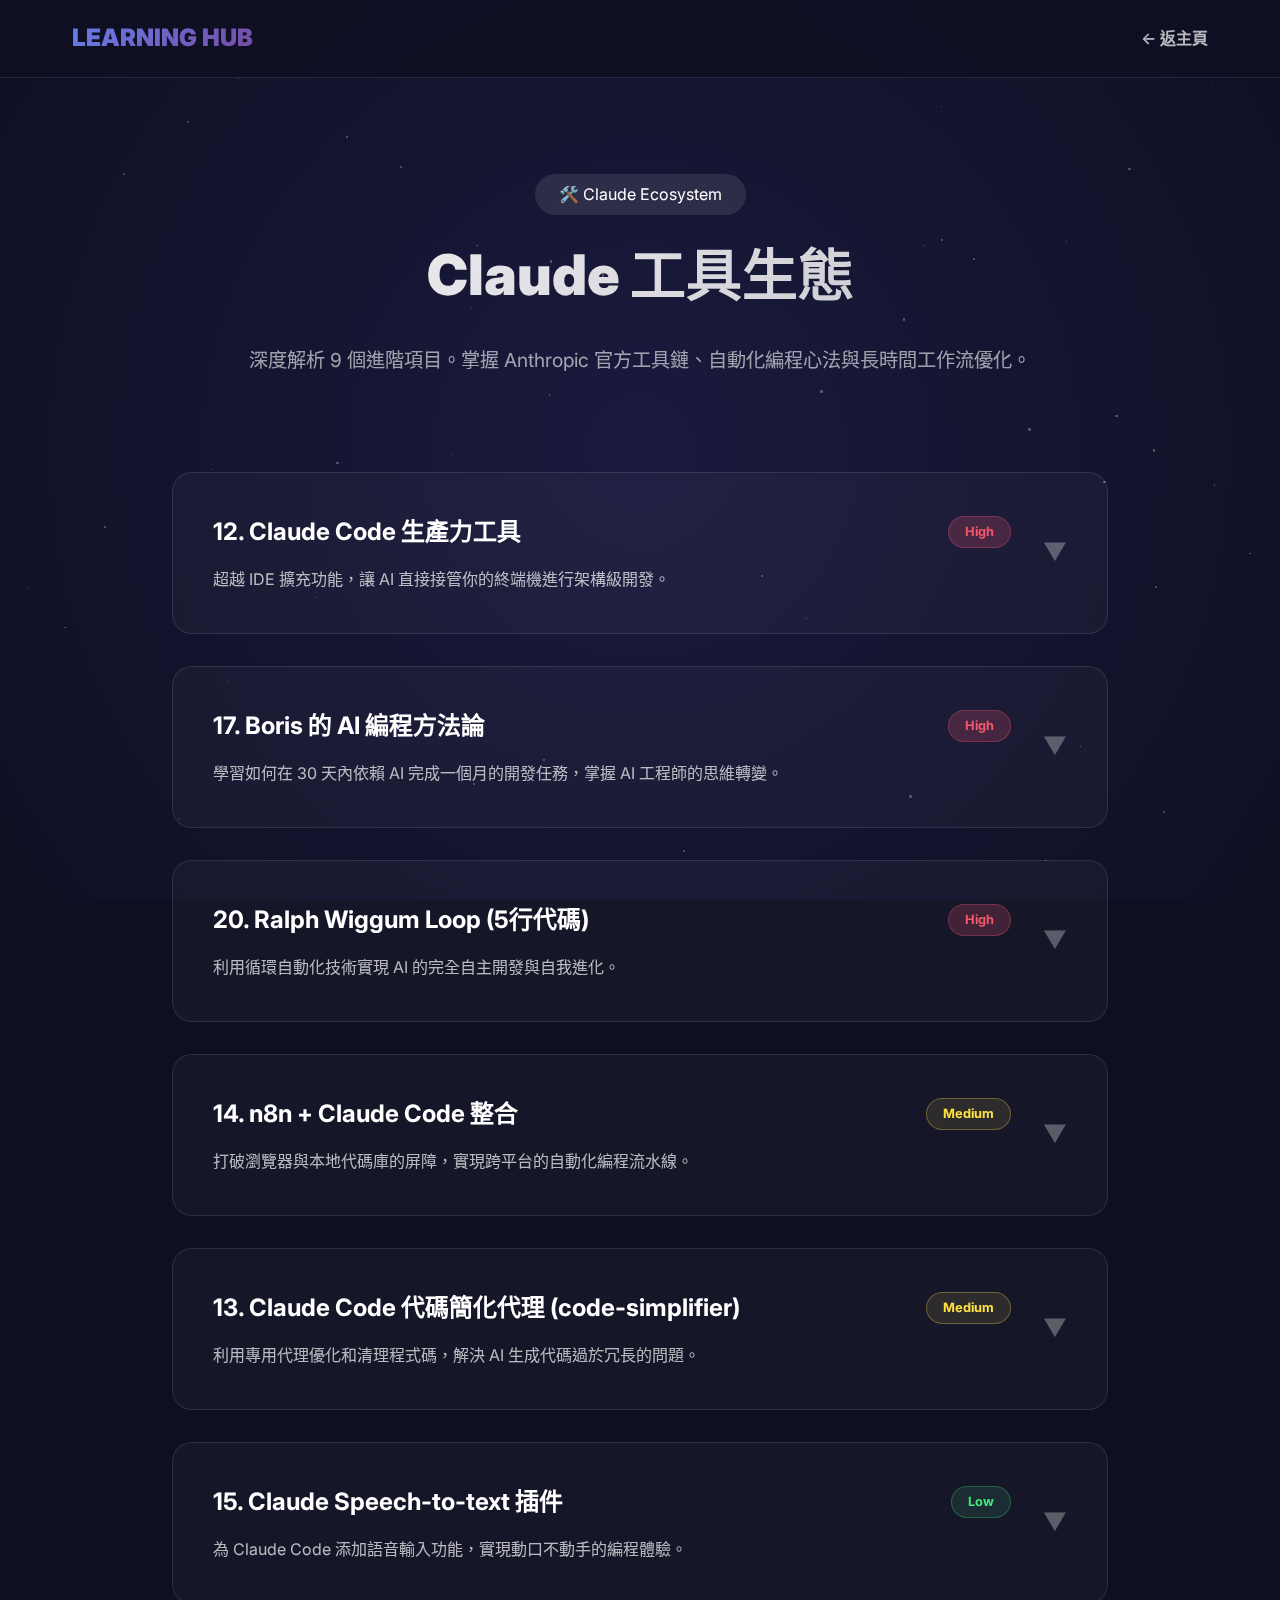
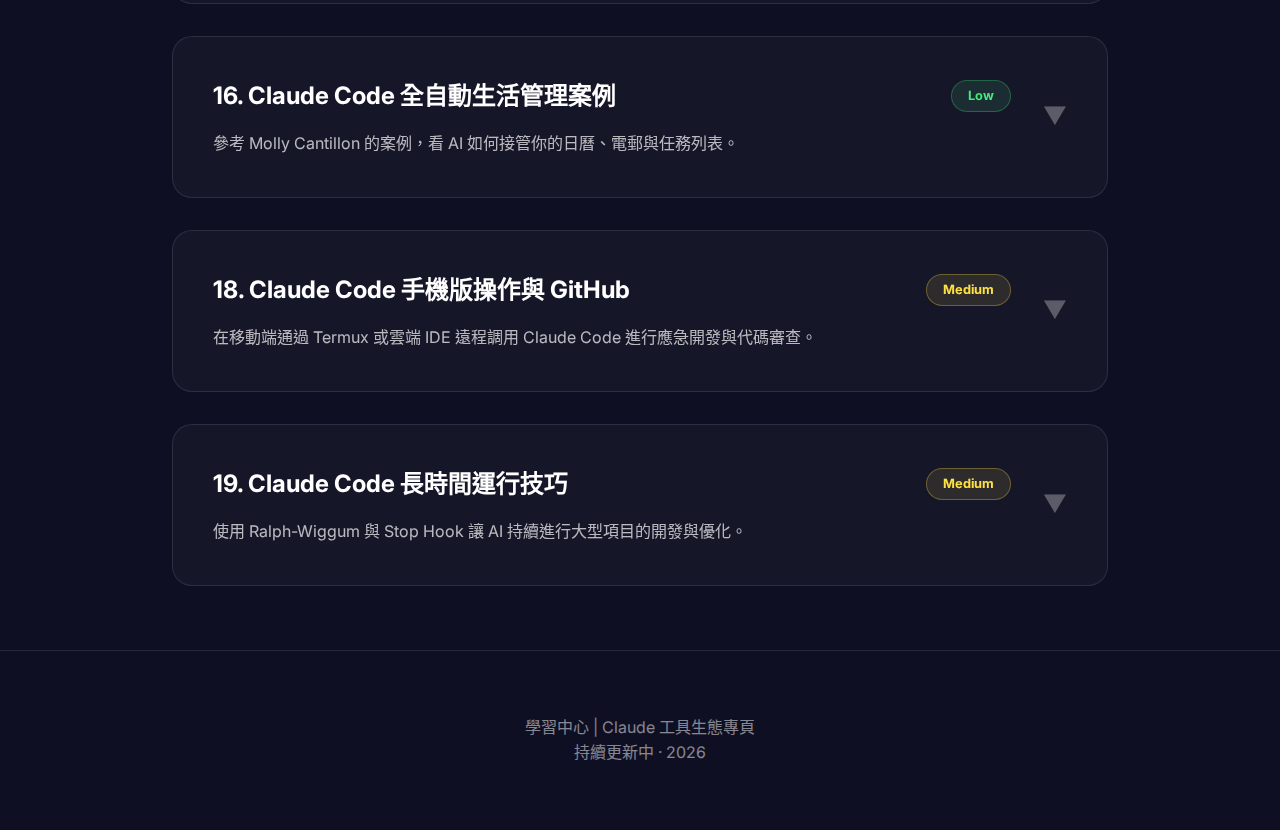
<file: claude-tools.html>
<!DOCTYPE html>
<html lang="zh-HK">

<head>
    <meta charset="UTF-8">
    <meta name="viewport" content="width=device-width, initial-scale=1.0">
    <title>Claude 工具生態 | 學習中心</title>
    <link href="https://fonts.googleapis.com/css2?family=Inter:wght@300;400;600;700;800;900&display=swap"
        rel="stylesheet">
    <link rel="stylesheet" href="shared-styles.css">
    <style>
        /* Sub-page specific overrides if any */
    </style>
</head>

<body>
    <div class="bg-gradient"></div>
    <div class="stars" id="stars"></div>

    <nav>
        <div class="nav-container">
            <a href="index.html" class="logo">LEARNING HUB</a>
            <a href="index.html" class="back-link">← 返主頁</a>
        </div>
    </nav>

    <header class="page-header">
        <div class="badge"
            style="display:inline-block; padding: 0.5rem 1.5rem; background: rgba(255, 255, 255, 0.1); border-radius: 50px; margin-bottom: 1rem;">
            🛠️ Claude Ecosystem</div>
        <h1 class="page-title">Claude 工具生態</h1>
        <p class="page-desc">深度解析 9 個進階項目。掌握 Anthropic 官方工具鏈、自動化編程心法與長時間工作流優化。</p>
    </header>

    <main class="main-content">
        <!-- 12. Claude Code -->
        <div class="topic-card" onclick="this.classList.toggle('active')">
            <div class="topic-summary">
                <div class="topic-info-brief">
                    <div class="topic-header">
                        <h2 class="topic-title">12. Claude Code 生產力工具</h2>
                        <span class="priority-badge priority-high">High</span>
                    </div>
                    <p class="topic-text">超越 IDE 擴充功能，讓 AI 直接接管你的終端機進行架構級開發。</p>
                </div>
                <div class="expand-icon">▼</div>
            </div>
            <div class="expanded-content">
                <div class="content-inner">
                    <h3>什麼是 Claude Code？</h3>
                    <p>Claude Code 不是一個簡單的代碼補全插件，它是一個基於 Agent (代理) 架構的命令行工具
                        (CLI)。它擁有「主權」，可以主動掃描你的整個項目目錄、讀取多個文件、理解項目的依賴關係，並直接執行終端命令來測試、構建或部署項目。這與 Cursor 等 IDE
                        不同之處在於，它更專注於「解決端到端的工程任務」。</p>

                    <h3>核心能力分析</h3>
                    <ul>
                        <li><strong>智能理解上下文:</strong> 它會自動搜索與當前問題相關的文件，而不需要你手動將代碼貼給它。它會利用 ripgrep 等工具進行極速代碼搜索。</li>
                        <li><strong>任務編排:</strong> 當你告訴它「幫我添加用戶註冊功能」，它會自動劃分為：修改數據表、編寫後端 API、建立前端組件、發送驗證郵件等子任務，並逐一執行。
                        </li>
                        <li><strong>權限管理:</strong> 雖然它很強大，但它會始終詢問你是否允許執行某個「危險」操作（如刪除文件或執行外部腳本）。</li>
                    </ul>

                    <h3>實戰技巧：打造極速開發流</h3>
                    <div class="step-box">
                        <strong>快速啟動：</strong><br>
                        1. 安裝：<code>npm install -g @anthropic-ai/claude-code</code><br>
                        2. 登錄：<code>claude auth login</code><br>
                        3. 常用命令：<code>claude "重構這個組件以解決內存洩漏，並運行 npm test 確認"</code>
                    </div>

                    <a href="https://docs.anthropic.com/en/docs/agents-and-tools/claude-code" target="_blank"
                        class="category-link">查看 Anthropic 官方文檔 →</a>
                </div>
            </div>
        </div>

        <!-- 17. Boris Methodology -->
        <div class="topic-card" onclick="this.classList.toggle('active')">
            <div class="topic-summary">
                <div class="topic-info-brief">
                    <div class="topic-header">
                        <h2 class="topic-title">17. Boris 的 AI 編程方法論</h2>
                        <span class="priority-badge priority-high">High</span>
                    </div>
                    <p class="topic-text">學習如何在 30 天內依賴 AI 完成一個月的開發任務，掌握 AI 工程師的思維轉變。</p>
                </div>
                <div class="expand-icon">▼</div>
            </div>
            <div class="expanded-content">
                <div class="content-inner">
                    <h3>Boris 方法論的核心：從「寫代碼」到「審核代碼」</h3>
                    <p>Boris（知名 AI 開發大師）提出了一個激進的觀點：工程師不應該再親自寫每一行代碼，而應該轉型為「架構師與審核員」。他在 30 天內完全依靠 Claude Code
                        完成了所有的開發工作，並總結出了五大核心心法。</p>

                    <h3>五大心法深度解析</h3>
                    <ul>
                        <li><strong>1. 壓榨並發能力 (Massive Parallelism):</strong> 人類一次只能寫一個功能，但 AI 可以同時處理多個終端窗口。你可以開 3 個
                            Claude Code 窗口，分別負責：修復 CSS、編寫單元測試、優化 SQL 查詢。</li>
                        <li><strong>2. 打造團隊大腦:</strong> 確保你的代碼庫裡有完善的文檔、注釋和 <code>CLAUDE.md</code> 導航文件。AI
                            的輸出質量取決於它對基準知識的掌握。</li>
                        <li><strong>3. 極致自動化:</strong> 讓 AI 寫測試腳本來驗證自己的代碼。不要自己去驗證，要讓機器驗證機器。</li>
                        <li><strong>4. 慢即是快:</strong> 花更多時間寫清晰的提示詞 (Prompt) 和架構規範，勝過急忙修改 AI 的錯誤輸出。</li>
                        <li><strong>5. 讓 AI 持續學習:</strong> 每次 AI 出錯後，都要捕捉原因並寫入項目規範，防止下次再犯。</li>
                    </ul>

                    <h3>工程師的思維升級</h3>
                    <p>這套方法論要求我們具備極強的「解構能力」。你必須能清晰地將一個複雜的業務需求拆解為多個相互獨立的子任務，並能識別出 AI 輸出的細微漏洞。這才是未來十年工程師的核心競爭力。</p>
                </div>
            </div>
        </div>

        <!-- 20. Ralph Wiggum Loop -->
        <div class="topic-card" onclick="this.classList.toggle('active')">
            <div class="topic-summary">
                <div class="topic-info-brief">
                    <div class="topic-header">
                        <h2 class="topic-title">20. Ralph Wiggum Loop (5行代碼)</h2>
                        <span class="priority-badge priority-high">High</span>
                    </div>
                    <p class="topic-text">利用循環自動化技術實現 AI 的完全自主開發與自我進化。</p>
                </div>
                <div class="expand-icon">▼</div>
            </div>
            <div class="expanded-content">
                <div class="content-inner">
                    <h3>什麼是 Ralph Wiggum Loop？</h3>
                    <p>在 AI 編程中，我們經常遇到 AI 寫完代碼但運行報錯的情況。傳統做法是：我們人手複製報錯，貼回給 AI。這太慢了！Ralph Wiggum Loop 是一種極簡的腳本模式，讓 AI
                        進入一個「嘗試 -> 報錯 -> 修復 -> 再嘗試」的無限循環，直到任務 100% 完成。</p>

                    <h3>為什麼叫這個名字？</h3>
                    <p>這源於辛普森一家的一個梗，暗示 AI 可以像「Ralph Wiggum」一樣不屈不撓（甚至帶一點機械式地）重複任務直到達成目標。但在技術上，這卻是目前工程師能實現的最強大自動化之一。</p>

                    <h3>代碼實現：一行流 Power</h3>
                    <div class="step-box">
                        <strong>Bash 實現範例：</strong><br>
                        <code>while ! npm run build; do claude "修正 build 報錯並重試"; done</code><br><br>
                        這行簡單的循環會讓 Claude 一直努力工作，直到項目成功構建為止。你可以去喝咖啡，回來時 Bug 已經修好了。
                    </div>

                    <h3>應用禁忌與安全</h3>
                    <p>進入這種循環時，必須確保：<br>
                        1. 你使用的是 <code>--dangerously-skip-permissions</code> (慎重) 或者能確保腳本不會誤刪關鍵資料。<br>
                        2. 設置最大循環次數，防止 AI 進入邏輯死循環消耗過多 Token 費用。</p>
                </div>
            </div>
        </div>

        <!-- 14. n8n + Claude -->
        <div class="topic-card" onclick="this.classList.toggle('active')">
            <div class="topic-summary">
                <div class="topic-info-brief">
                    <div class="topic-header">
                        <h2 class="topic-title">14. n8n + Claude Code 整合</h2>
                        <span class="priority-badge priority-medium">Medium</span>
                    </div>
                    <p class="topic-text">打破瀏覽器與本地代碼庫的屏障，實現跨平台的自動化編程流水線。</p>
                </div>
                <div class="expand-icon">▼</div>
            </div>
            <div class="expanded-content">
                <div class="content-inner">
                    <h3>跨界組合：雲端腦袋與本地雙手</h3>
                    <p>n8n 是一個強大的工作流引擎，它可以通過 Webhook 接收來自網路的各種請求。而 Claude Code 則是運行在你本地終端的開發代理。兩者的整合意味著，你可以通過點擊 Notion
                        上的一個按鈕，或者發送一條 Slack 消息，直接觸發你電腦上的 Claude Code 開始修改代碼庫。</p>

                    <h3>核心架構實施</h3>
                    <ul>
                        <li><strong>Webhook 接收器:</strong> 在 n8n 中建立一個入口。</li>
                        <li><strong>任務分派邏輯:</strong> 根據請求內容（如：修復編號 #402 的 Bug）生成開發需求。</li>
                        <li><strong>本地命令映射:</strong> 通過 SSH 或本地 Agent 執行 <code>claude "..."</code> 命令。</li>
                    </ul>

                    <h3>實戰場景：GitHub Issue 自動化修復</h3>
                    <p>流程：1. 有人提交 GitHub Issue。2. n8n 解析 Issue 並下載相關代碼上下文。3. 觸發本地 Claude Code 嘗試修復。4. AI 完成後自動提交 PR
                        (Pull Request)。整個過程，人類工程師只需要在最後一步點擊批准即可。</p>

                    <a href="https://n8n.io/" target="_blank" class="category-link">查看 n8n 低代碼自動化方案 →</a>
                </div>
            </div>
        </div>

        <!-- 13. Claude Code code-simplifier Agent -->
        <div class="topic-card" onclick="this.classList.toggle('active')">
            <div class="topic-summary">
                <div class="topic-info-brief">
                    <div class="topic-header">
                        <h2 class="topic-title">13. Claude Code 代碼簡化代理 (code-simplifier)</h2>
                        <span class="priority-badge priority-medium">Medium</span>
                    </div>
                    <p class="topic-text">利用專用代理優化和清理程式碼，解決 AI 生成代碼過於冗長的問題。</p>
                </div>
                <div class="expand-icon">▼</div>
            </div>
            <div class="expanded-content">
                <div class="content-inner">
                    <h3>為什麼需要 code-simplifier？</h3>
                    <p>AI 在撰寫代碼時，為了確保功能正確，有時會傾向於寫出過於保守、包含大量冗餘邏輯或過度工程化的代碼。code-simplifier 是一個專門設計的 System Prompt 模式，要求
                        Claude 以「極簡主義者」的視角重新審查代碼庫。</p>
                    <ul>
                        <li><strong>核心職責:</strong> 刪除無效的條件判斷、簡化多層嵌套的迴圈、以及使用更現代的 JavaScript/TypeScript 語法糖（如 Optional
                            Chaining）。</li>
                        <li><strong>實行方式:</strong> 你可以建立一個 <code>.claude/simplifier.md</code> 規範文件，讓 Claude Code
                            在重構任務中強制遵守「最小代碼量原則」。</li>
                    </ul>
                    <a href="https://github.com/anthropic-ai/claude-code" target="_blank" class="category-link">了解更多
                        Claude Code 官方配置 →</a>
                </div>
            </div>
        </div>

        <!-- 15. Claude Speech-to-text -->
        <div class="topic-card" onclick="this.classList.toggle('active')">
            <div class="topic-summary">
                <div class="topic-info-brief">
                    <div class="topic-header">
                        <h2 class="topic-title">15. Claude Speech-to-text 插件</h2>
                        <span class="priority-badge priority-low">Low</span>
                    </div>
                    <p class="topic-text">為 Claude Code 添加語音輸入功能，實現動口不動手的編程體驗。</p>
                </div>
                <div class="expand-icon">▼</div>
            </div>
            <div class="expanded-content">
                <div class="content-inner">
                    <h3>解放雙手的編碼體驗</h3>
                    <p>通過整合 <strong>OpenAI Whisper</strong> 或瀏覽器原生 Speech API，你可以直接對著終端說：「Claude，幫我重構這個函數名，改為 camelCase
                        格式。」這在長途移動或者純粹不想打字（陷入 Flow 狀態）時非常有用。它將語音指令實時轉寫為文本並傳遞給 Claude Code CLI 執行，並能將 AI
                        的回答語音播報出來，達成全語音開發模式。</p>
                    <a href="https://openai.com/index/whisper/" target="_blank" class="category-link">掌握 Whisper 語音識別技術
                        →</a>
                </div>
            </div>
        </div>

        <!-- 16. 全自動生活管理系統 -->
        <div class="topic-card" onclick="this.classList.toggle('active')">
            <div class="topic-summary">
                <div class="topic-info-brief">
                    <div class="topic-header">
                        <h2 class="topic-title">16. Claude Code 全自動生活管理案例</h2>
                        <span class="priority-badge priority-low">Low</span>
                    </div>
                    <p class="topic-text">參考 Molly Cantillon 的案例，看 AI 如何接管你的日曆、電郵與任務列表。</p>
                </div>
                <div class="expand-icon">▼</div>
            </div>
            <div class="expanded-content">
                <div class="content-inner">
                    <h3>AI 代理的終極生活應用：從編碼到管家</h3>
                    <p>Molly Cantillon 展示了如何讓 Claude Code 跨出編輯器，接管真實生活。當檢測到有一封關於重要面試的郵件時，AI 會主動讀取 Google Calendar
                        檢查是否有空，發送專業的確認郵件，並在 Notion 中根據職位描述自動建立一個準備清單與模擬面試問題。這展示了 AI 在「電腦控制 (Computer
                        Use)」與「跨軟體操作」維度的巨大潛力。</p>
                    <a href="https://www.mollycantillon.com/" target="_blank" class="category-link">訪問 Molly Cantillon
                        個人站點瞭解更多 →</a>
                </div>
            </div>
        </div>

        <!-- 18. 手機版操作 -->
        <div class="topic-card" onclick="this.classList.toggle('active')">
            <div class="topic-summary">
                <div class="topic-info-brief">
                    <div class="topic-header">
                        <h2 class="topic-title">18. Claude Code 手機版操作與 GitHub</h2>
                        <span class="priority-badge priority-medium">Medium</span>
                    </div>
                    <p class="topic-text">在移動端通過 Termux 或雲端 IDE 遠程調用 Claude Code 進行應急開發與代碼審查。</p>
                </div>
                <div class="expand-icon">▼</div>
            </div>
            <div class="expanded-content">
                <div class="content-inner">
                    <h3>口袋裡的開發中心：隨時隨地的生產力</h3>
                    <p>利用 <strong>GitHub Codespaces</strong> 的 Web 終端或者安卓端的 <strong>Termux</strong>，你可以在手機或平板上穩定運行
                        Claude Code。當線上服務突然出現 Bug 而你在通勤時，你可以直接在手機上輸入：「檢修生產環境報錯」，AI 會自主拉取 Log、定位問題並提交 Pull
                        Request。這種「代理驅動」的應急模式，徹底解放了開發者的地理位置限制。</p>
                    <a href="https://github.com/features/codespaces" target="_blank" class="category-link">進入 GitHub
                        Codespaces 官網 →</a>
                </div>
            </div>
        </div>

        <!-- 19. 長時間運行技巧 -->
        <div class="topic-card" onclick="this.classList.toggle('active')">
            <div class="topic-summary">
                <div class="topic-info-brief">
                    <div class="topic-header">
                        <h2 class="topic-title">19. Claude Code 長時間運行技巧</h2>
                        <span class="priority-badge priority-medium">Medium</span>
                    </div>
                    <p class="topic-text">使用 Ralph-Wiggum 與 Stop Hook 讓 AI 持續進行大型項目的開發與優化。</p>
                </div>
                <div class="expand-icon">▼</div>
            </div>
            <div class="expanded-content">
                <div class="content-inner">
                    <h3>突破 Tokens 與時間限制的生存心法</h3>
                    <p>要讓 AI 完成一個大型項目，往往需要數百輪對話，這會導致上下文過長與成本激增。本章節教你如何設置 <strong>Stop Hooks (中斷鉤子)</strong>，讓 AI
                        在完成一個階段性目標（如：完成數據庫 Schema 設計）後主動「保存進度」並自動重新開啟一個潔淨的會話繼續工作，從而維持極高的邏輯清晰度。這是讓 AI 自動寫出上萬行代碼而不崩潰的核心技術。
                    </p>
                    <a href="https://www.anthropic.com/claude" target="_blank" class="category-link">查看 Anthropic
                        官方模型能力更新 →</a>
                </div>
            </div>
        </div>


    </main>

    <footer>
        <p>學習中心 | Claude 工具生態專頁</p>
        <p>持續更新中 · 2026</p>
    </footer>

    <script>
        const starsContainer = document.getElementById('stars');
        for (let i = 0; i < 50; i++) {
            const star = document.createElement('div');
            star.className = 'star';
            const size = Math.random() * 3 + 'px';
            star.style.width = size;
            star.style.height = size;
            star.style.left = Math.random() * 100 + '%';
            star.style.top = Math.random() * 100 + '%';
            star.style.animation = `twinkle ${Math.random() * 3 + 2}s infinite ease-in-out`;
            star.style.animationDelay = Math.random() * 5 + 's';
            starsContainer.appendChild(star);
        }
    </script>
</body>

</html>
</file>
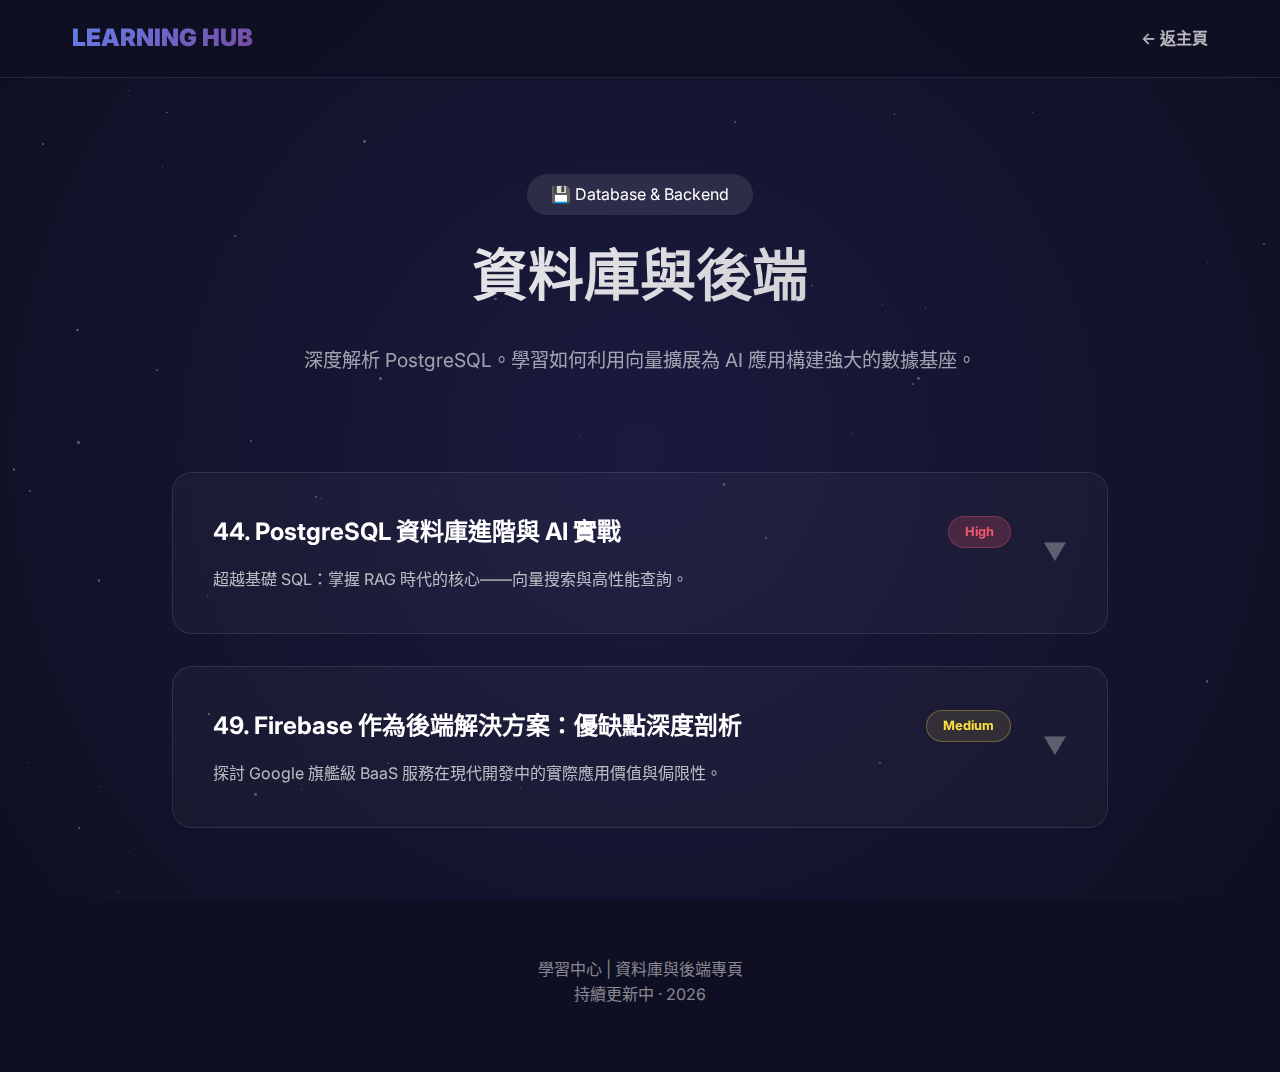
<file: database.html>
<!DOCTYPE html>
<html lang="zh-HK">

<head>
    <meta charset="UTF-8">
    <meta name="viewport" content="width=device-width, initial-scale=1.0">
    <title>資料庫與後端 | 學習中心</title>
    <link href="https://fonts.googleapis.com/css2?family=Inter:wght@300;400;600;700;800;900&display=swap"
        rel="stylesheet">
    <link rel="stylesheet" href="shared-styles.css">
    <style>
        /* Sub-page specific overrides if any */
    </style>
</head>

<body>
    <div class="bg-gradient"></div>
    <div class="stars" id="stars"></div>

    <nav>
        <div class="nav-container">
            <a href="index.html" class="logo">LEARNING HUB</a>
            <a href="index.html" class="back-link">← 返主頁</a>
        </div>
    </nav>

    <header class="page-header">
        <div class="badge"
            style="display:inline-block; padding: 0.5rem 1.5rem; background: rgba(255, 255, 255, 0.1); border-radius: 50px; margin-bottom: 1rem;">
            💾 Database & Backend</div>
        <h1 class="page-title">資料庫與後端</h1>
        <p class="page-desc">深度解析 PostgreSQL。學習如何利用向量擴展為 AI 應用構建強大的數據基座。</p>
    </header>

    <main class="main-content">
        <!-- 44. Postgres -->
        <div class="topic-card" onclick="this.classList.toggle('active')">
            <div class="topic-summary">
                <div class="topic-info-brief">
                    <div class="topic-header">
                        <h2 class="topic-title">44. PostgreSQL 資料庫進階與 AI 實戰</h2>
                        <span class="priority-badge priority-high">High</span>
                    </div>
                    <p class="topic-text">超越基礎 SQL：掌握 RAG 時代的核心——向量搜索與高性能查詢。</p>
                </div>
                <div class="expand-icon">▼</div>
            </div>
            <div class="expanded-content">
                <div class="content-inner">
                    <h3>為什麼 PostgreSQL 是 AI 開發者的終極選擇？</h3>
                    <p>在 AI 爆發之前，Postgres 就已是業界標準。但隨著 <code>pgvector</code> 插件的出現，它直接取代了許多昂貴且難以維護的專用向量資料庫。它讓你能在同一個 ACID
                        保障的環境下，同時處理傳統關係型數據與最新的 AI 向量數據。</p>

                    <h3>核心學習模塊</h3>
                    <ul>
                        <li><strong>1. 基礎 SQL 與設計模式:</strong> 理解第三範式、掌握多表 JOIN 優化。在 AI 應用中，你往往需要關聯用戶權限表與向量內容表。</li>
                        <li><strong>2. pgvector 深度使用:</strong>
                            <ul>
                                <li><strong>Vector 數據類型:</strong> 學習如何定義 <code>vector(1536)</code> 欄位來儲存 OpenAI 或 Gemini
                                    的 Embedding。</li>
                                <li><strong>索引算法:</strong> 區分 IVFFlat 與 HNSW。後者在處理百萬級數據時具備極高的查詢效率。</li>
                                <li><strong>距離函數:</strong> 掌握餘弦相似度 (Cosine Distance) 與歐幾里得距離的應用場景。</li>
                            </ul>
                        </li>
                        <li><strong>3. 存儲過程與觸發器:</strong> 讓資料庫在數據變動時自動調用 AI API 更新 Embedding。</li>
                    </ul>

                    <h3>實戰案例：具備權限控制的知識庫</h3>
                    <p>這是一個 RAG 的痛點。如果你將數據存放在專用向量庫，很難處理「誰能看哪份文件」的邏輯。使用 Postgres，你可以寫出類似這樣的查詢：<br>
                        這種將業務邏輯與向量搜索完美融合的能力，是 AI 工程師必須具備的硬核技能。
                    </p>
                    <a href="https://github.com/pgvector/pgvector" target="_blank" class="category-link">查看 pgvector
                        官方倉庫 →</a>
                </div>
            </div>
        </div>

        <!-- Firebase -->
        <div class="topic-card" onclick="this.classList.toggle('active')">
            <div class="topic-summary">
                <div class="topic-info-brief">
                    <div class="topic-header">
                        <h2 class="topic-title">49. Firebase 作為後端解決方案：優缺點深度剖析</h2>
                        <span class="priority-badge priority-medium">Medium</span>
                    </div>
                    <p class="topic-text">探討 Google 旗艦級 BaaS 服務在現代開發中的實際應用價值與侷限性。</p>
                </div>
                <div class="expand-icon">▼</div>
            </div>
            <div class="expanded-content">
                <div class="content-inner">
                    <h3>什麼是 Firebase？</h3>
                    <p>Firebase 是 Google 提供的「後端即服務」(Backend as a Service,
                        BaaS)。它的核心理念是讓開發者專注於前端用戶體驗，而將資料庫、身分驗證、文件存儲和伺服器邏輯等繁瑣的後端基礎設施交由 Google 託管。</p>

                    <div class="step-box">
                        <h3>✅ 強大優勢 (The Pros)</h3>
                        <ul>
                            <li><strong>1. 極速開發與上線 (Time to Market):</strong> Firebase 提供了開箱即用的 API。你不需要編寫 API
                                路由，也不需要配置伺服器，幾行代碼就能實現用戶登錄和數據讀寫。這對於 Startup 或個人開發者來說是毀滅性的效率工具。</li>
                            <li><strong>2. 即時數據同步 (Real-time Database / Firestore):</strong> 這是 Firebase 的拿手好戲。它使用
                                WebSocket 技術，當資料庫發生變動時，所有連接的客戶端會「秒速」收到更新。非常適合聊天室、多人協作工具或實時儀表板。</li>
                            <li><strong>3. 完善的生態整合:</strong> 包含了 Firebase Auth (身分驗證)、Cloud Functions (Serverless
                                邏輯)、Firebase Hosting (靜態部署) 和 Cloud Storage。這些服務之間深度聯動，免去了自行集成的各種 Bug。</li>
                            <li><strong>4. 自動化擴展:</strong> 作為無伺服器 (Serverless) 架構，它會根據流量自動縮放。你不需要擔心雙 11 流量激增導致服務器崩潰。
                            </li>
                        </ul>
                    </div>

                    <div class="step-box"
                        style="background: rgba(245, 87, 108, 0.1); border-color: rgba(245, 87, 108, 0.2);">
                        <h3>❌ 潛在侷限 (The Cons)</h3>
                        <ul>
                            <li><strong>1. 成本陷阱 (Cost at Scale):</strong> Firebase
                                的計費模型非常細碎（按讀、寫、刪除次數計費）。雖然初期免費額度很大，但一旦你的應用架構設計不當（如：大量的循環讀寫），費用會呈幾何倍數增長，且難以預測。</li>
                            <li><strong>2. 複雜查詢能力較弱:</strong> 作為 NoSQL 資料庫，Firestore 不支持豐富的 SQL 查詢。比如，你很難執行複雜的模糊搜索、多重
                                JOIN 或聚合運算 (Aggregate)。這往往需要你額外購買 Algolia 或在代碼層面做大量處理。</li>
                            <li><strong>3. 廠商鎖定 (Vendor Lock-in):</strong> 你的代碼會深度依賴 Firebase 的 SDK。如果你想從 Firebase 遷移到
                                AWS 或自建的 Postgres，幾乎需要重新編寫整個後端邏輯。數據遷移也相當痛苦。</li>
                            <li><strong>4. 伺服器地理位置限制:</strong> Firebase 的某些進階功能（如 Cloud
                                Functions）在特定區域的冷啟動延遲可能較大，且對於有數據在地化法規要求的項目，Google Cloud 的合規性需額外審慎。</li>
                        </ul>
                    </div>

                    <p>如果你正在建立一個 <strong>MVP</strong>、需要 <strong>即時互動</strong> 或項目 <strong>邏輯較簡單</strong>，Firebase
                        是神級選擇。但如果你預期未來有極大的 <strong>複雜數據關聯</strong>，或者對 <strong>成本預算</strong> 極度敏感，選擇 PostgreSQL +
                        Next.js 可能才是長久之計。</p>
                    <a href="https://firebase.google.com/" target="_blank" class="category-link">進入 Firebase 官方平台 →</a>
                </div>
            </div>
        </div>
    </main>

    <footer>
        <p>學習中心 | 資料庫與後端專頁</p>
        <p>持續更新中 · 2026</p>
    </footer>

    <script>
        const starsContainer = document.getElementById('stars');
        for (let i = 0; i < 50; i++) {
            const star = document.createElement('div');
            star.className = 'star';
            const size = Math.random() * 3 + 'px';
            star.style.width = size;
            star.style.height = size;
            star.style.left = Math.random() * 100 + '%';
            star.style.top = Math.random() * 100 + '%';
            star.style.animation = `twinkle ${Math.random() * 3 + 2}s infinite ease-in-out`;
            star.style.animationDelay = Math.random() * 5 + 's';
            starsContainer.appendChild(star);
        }
    </script>
</body>

</html>
</file>
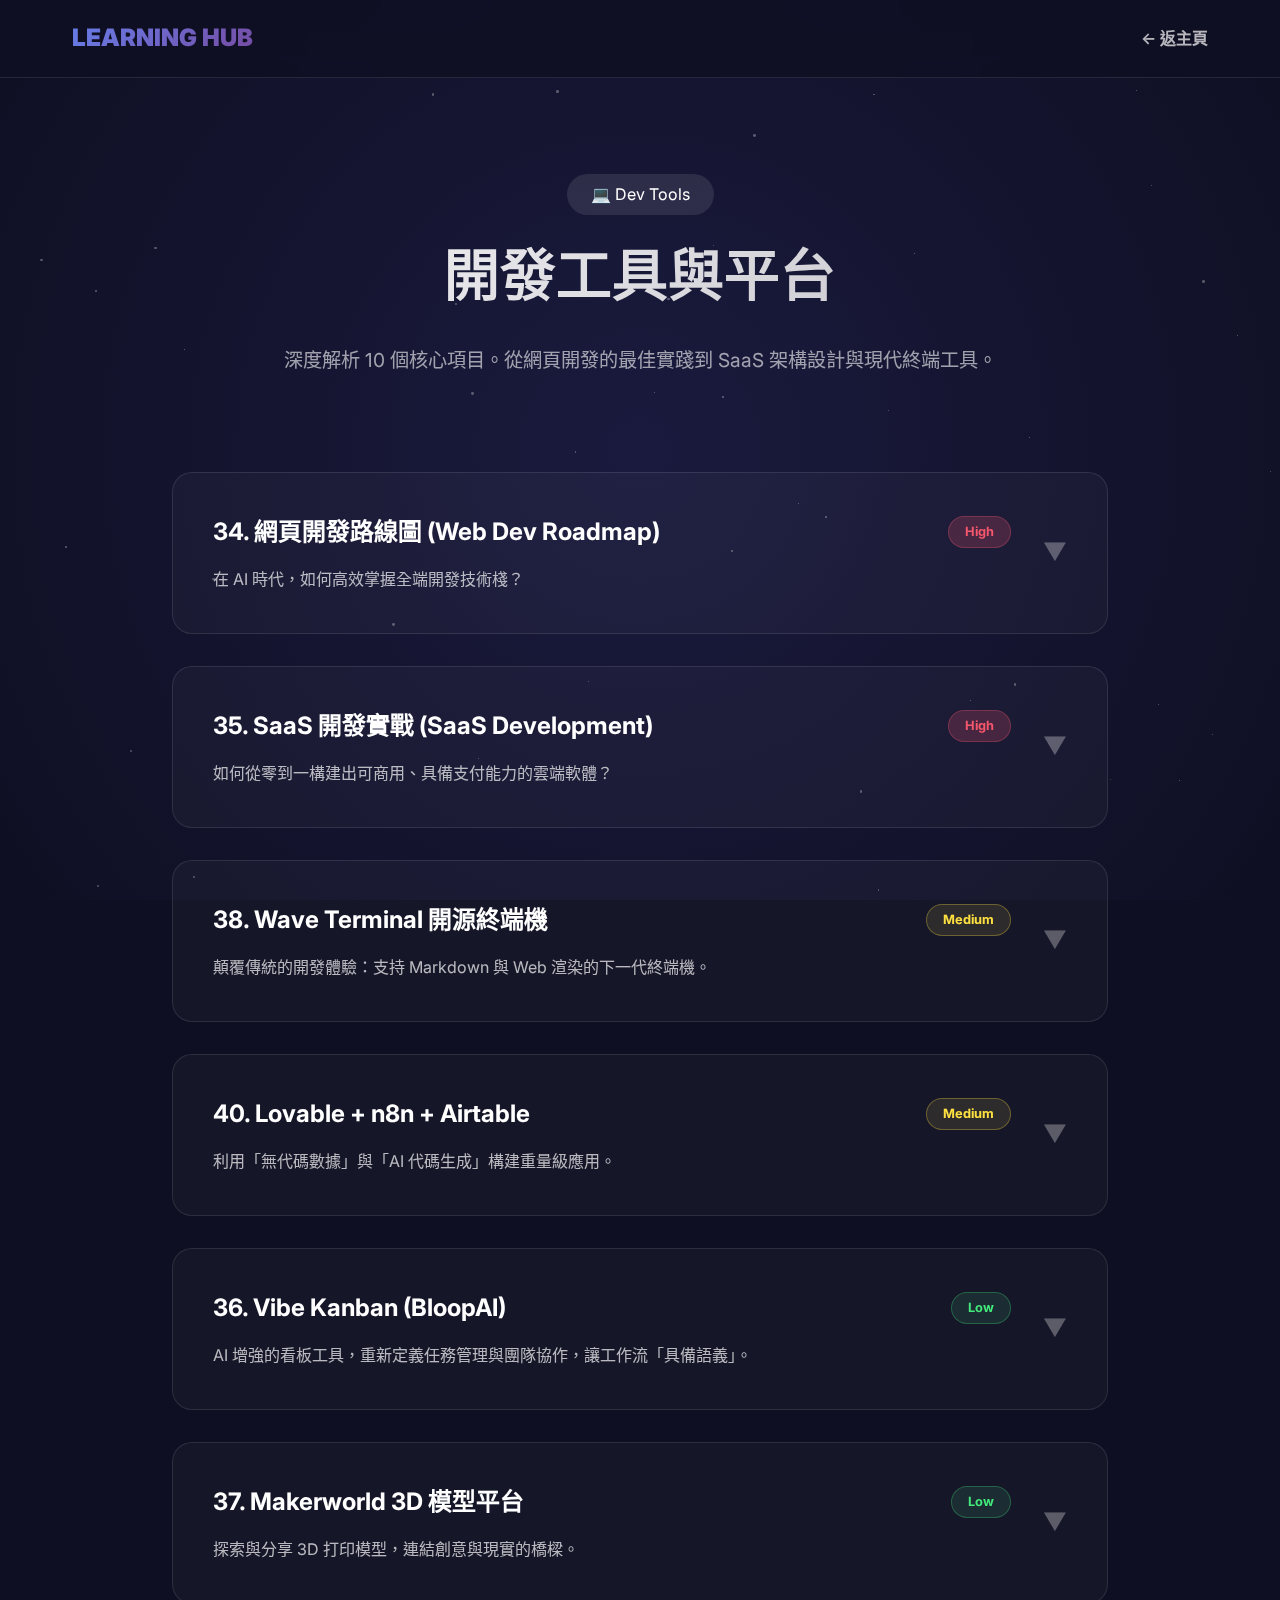
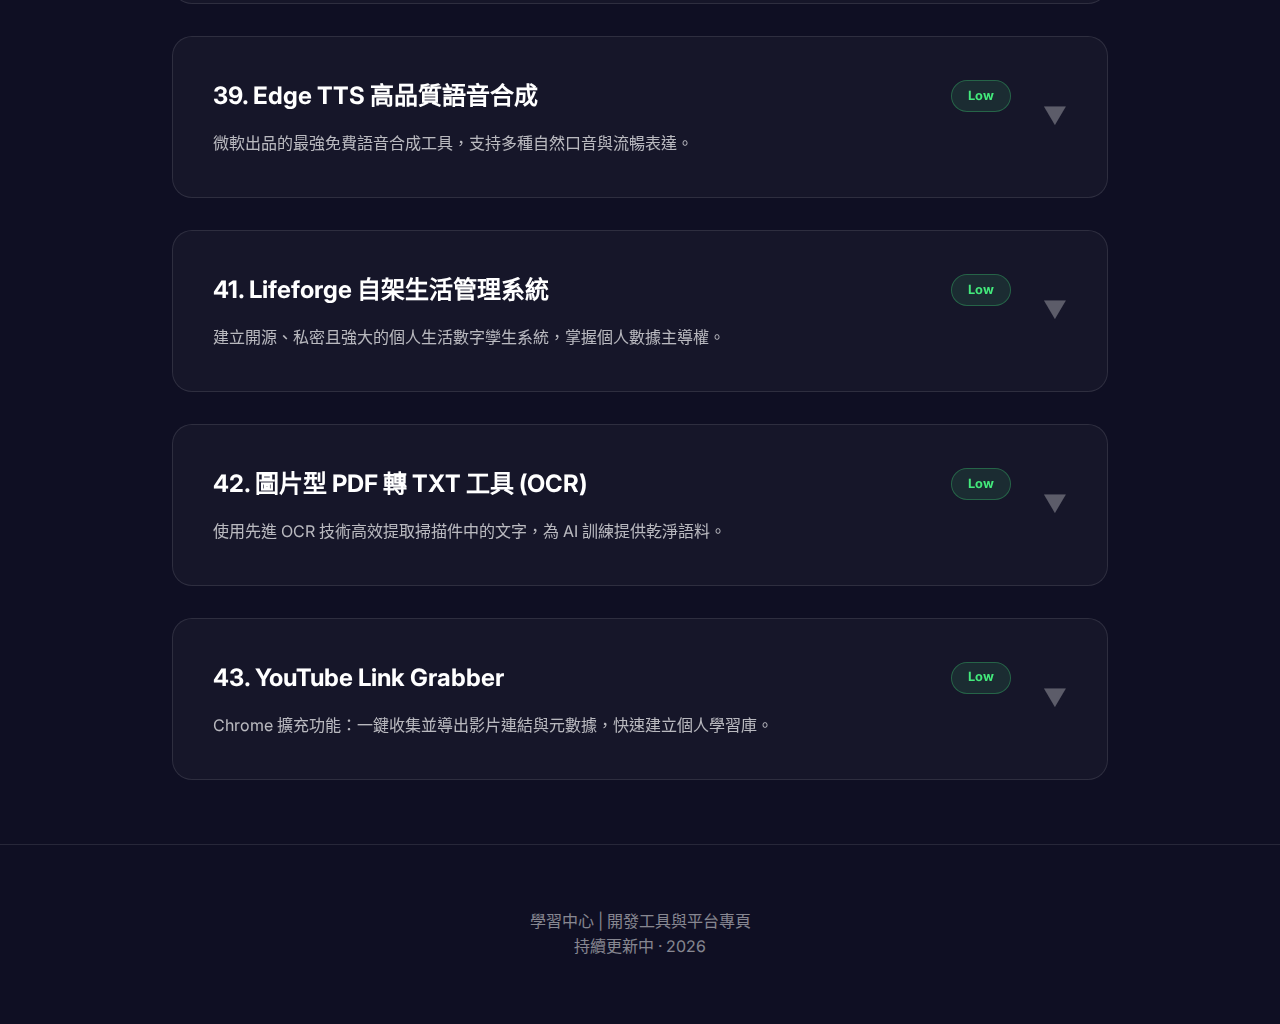
<file: dev-tools.html>
<!DOCTYPE html>
<html lang="zh-HK">

<head>
    <meta charset="UTF-8">
    <meta name="viewport" content="width=device-width, initial-scale=1.0">
    <title>開發工具與平台 | 學習中心</title>
    <link href="https://fonts.googleapis.com/css2?family=Inter:wght@300;400;600;700;800;900&display=swap"
        rel="stylesheet">
    <link rel="stylesheet" href="shared-styles.css">
    <style>
        /* Sub-page specific overrides if any */
    </style>
</head>

<body>
    <div class="bg-gradient"></div>
    <div class="stars" id="stars"></div>

    <nav>
        <div class="nav-container">
            <a href="index.html" class="logo">LEARNING HUB</a>
            <a href="index.html" class="back-link">← 返主頁</a>
        </div>
    </nav>

    <header class="page-header">
        <div class="badge"
            style="display:inline-block; padding: 0.5rem 1.5rem; background: rgba(255, 255, 255, 0.1); border-radius: 50px; margin-bottom: 1rem;">
            💻 Dev Tools</div>
        <h1 class="page-title">開發工具與平台</h1>
        <p class="page-desc">深度解析 10 個核心項目。從網頁開發的最佳實踐到 SaaS 架構設計與現代終端工具。</p>
    </header>

    <main class="main-content">
        <!-- 34. Web Dev Roadmap -->
        <div class="topic-card" onclick="this.classList.toggle('active')">
            <div class="topic-summary">
                <div class="topic-info-brief">
                    <div class="topic-header">
                        <h2 class="topic-title">34. 網頁開發路線圖 (Web Dev Roadmap)</h2>
                        <span class="priority-badge priority-high">High</span>
                    </div>
                    <p class="topic-text">在 AI 時代，如何高效掌握全端開發技術棧？</p>
                </div>
                <div class="expand-icon">▼</div>
            </div>
            <div class="expanded-content">
                <div class="content-inner">
                    <h3>AI 時代的技能重組</h3>
                    <p>傳統的網頁開發流程是從 HTML/CSS 開始，慢慢學習 JavaScript，然後是框架。在 AI
                        時代，我們的學習路徑應該更加「以成果為導向」。雖然你不必手寫每一行代碼，但你必須理解底層邏輯，否則你將無法對 AI 的內容進行 Debug。</p>

                    <h3>現代全端路線圖建議</h3>
                    <ol>
                        <li><strong>基礎建設 (The Essentials):</strong>
                            <ul>
                                <li>HTML5 語義化標籤（SEO 關鍵）。</li>
                                <li>Tailwind CSS（目前 AI 對 Tailwind 的代碼生成質量最高）。</li>
                                <li>TypeScript（強型別是大型 AI 協作項目的保險絲）。</li>
                            </ul>
                        </li>
                        <li><strong>前端框架:</strong> 優先學習 <strong>Next.js</strong>。它的 App Router 模式與部署到 Vercel 的原生支持，使其成為
                            AI 開發者的首選。</li>
                        <li><strong>後端與數據:</strong> 學習使用 Supabase 或 Prisma。相比傳統開發，這些工具提供了極強的「代碼聯想」與「自動文檔」能力，極大減少了開發心智負擔。
                        </li>
                    </ol>

                    <h3>推薦資源：roadmap.sh</h3>
                    <p>這是全球最權威的開發者學習路線圖集合。你可以找到 Frontend, Backend, DevOps 甚至特定的 React 路線圖。結合 AI
                        工具（如本代理），你可以讓它針對路線圖中的每一個節點為你生成專屬的練習作業。</p>

                    <a href="https://roadmap.sh/" target="_blank" class="category-link">查看完整路線圖 →</a>
                </div>
            </div>
        </div>

        <!-- 35. SaaS Development -->
        <div class="topic-card" onclick="this.classList.toggle('active')">
            <div class="topic-summary">
                <div class="topic-info-brief">
                    <div class="topic-header">
                        <h2 class="topic-title">35. SaaS 開發實戰 (SaaS Development)</h2>
                        <span class="priority-badge priority-high">High</span>
                    </div>
                    <p class="topic-text">如何從零到一構建出可商用、具備支付能力的雲端軟體？</p>
                </div>
                <div class="expand-icon">▼</div>
            </div>
            <div class="expanded-content">
                <div class="content-inner">
                    <h3>什麼是 SaaS (軟體即服務)？</h3>
                    <p>SaaS 意味著用戶通過訂閱 (Subscription) 使用你的產品。構建一個 SaaS 比構建一個簡單網頁難得多，因為它涉及到身分驗證、訂閱方案管理、支付接口、多租戶隔離等核心商業邏輯。
                    </p>

                    <h3>SaaS 開發四大支柱</h3>
                    <ul>
                        <li><strong>1. Auth (身分驗證):</strong> 不要自己寫登錄註冊系統！使用 <strong>Clerk</strong> 或
                            <strong>Kinde</strong>。它們提供了現成的組件，支持 Google 登錄、Magic Link 等。
                        </li>
                        <li><strong>2. Database (資料庫):</strong> 推薦 <strong>Supabase (PostgreSQL)</strong>。它的行列安全 (RLS)
                            政策能幫你極其簡單地實現「用戶只能看到自己的數據」。</li>
                        <li><strong>3. Payments (金流):</strong> 全球首選 <strong>Stripe</strong>。掌握 Stripe Checkout 和 Webhook
                            處理是 SaaS 開發的核心。</li>
                        <li><strong>4. Deployment (部署):</strong> <strong>Vercel</strong>。它提供的 Preview Deployment 和 Edge
                            Function 支持讓你的應用能秒速上線並在全球加速。</li>
                    </ul>

                    <h3>實戰案例：AI 圖像處理 SaaS</h3>
                    <p>流程：1. 用戶上傳圖片。2. 前端 (Next.js) 發送請求到邊緣函數。3. 邊緣函數調用 Gemini Vision API 處理圖片。4. 結果保存至 Supabase
                        Storage。5. 透過 Stripe 扣除用戶的一個額度點數。這就是一個典型的現代 SaaS 閉環。</p>

                    <a href="https://vercel.com/templates?framework=next.js" target="_blank" class="category-link">瀏覽優秀
                        SaaS 模板 →</a>
                </div>
            </div>
        </div>

        <!-- 38. Wave Terminal -->
        <div class="topic-card" onclick="this.classList.toggle('active')">
            <div class="topic-summary">
                <div class="topic-info-brief">
                    <div class="topic-header">
                        <h2 class="topic-title">38. Wave Terminal 開源終端機</h2>
                        <span class="priority-badge priority-medium">Medium</span>
                    </div>
                    <p class="topic-text">顛覆傳統的開發體驗：支持 Markdown 與 Web 渲染的下一代終端機。</p>
                </div>
                <div class="expand-icon">▼</div>
            </div>
            <div class="expanded-content">
                <div class="content-inner">
                    <h3>為什麼我們需要 Wave Terminal？</h3>
                    <p>傳統的終端機（如 CMD, PowerShell, iTerm2）本質上只是字元流。它無法直接顯示圖表、無法很好的預覽網頁、也無法方便地編輯大型文件。Wave Terminal 採用了 Web
                        技術重新構建了終端內核。</p>

                    <h3>震撼功能解析</h3>
                    <ul>
                        <li><strong>富文本顯示:</strong> 直接在終端裡渲染 Markdown。這這意味著 AI 返回的優美說明代碼不再是純文字。</li>
                        <li><strong>Web Widget:</strong> 你可以在終端的一個標籤頁裡開啟一個小型的瀏覽器窗口，邊寫代碼邊查看官方文檔，或者實時預覽你的 Localhost 網頁。
                        </li>
                        <li><strong>持續性會話 (Persistent Sessions):</strong> 即使你關閉了電腦重啟，Wave 也能恢復你之前的終端狀態、路徑和正在運行的進程。</li>
                        <li><strong>AI 整合:</strong> 內置了對 LLM 的支持，你可以直接在終端行裡問 AI：「如何遞歸刪除所有 node_modules
                            文件？」它會直接給你命令並一鍵執行。</li>
                    </ul>

                    <a href="https://www.waveterm.dev/" target="_blank" class="category-link">下載 Wave Terminal →</a>
                </div>
            </div>
        </div>

        <!-- 40. Lovable.dev -->
        <div class="topic-card" onclick="this.classList.toggle('active')">
            <div class="topic-summary">
                <div class="topic-info-brief">
                    <div class="topic-header">
                        <h2 class="topic-title">40. Lovable + n8n + Airtable</h2>
                        <span class="priority-badge priority-medium">Medium</span>
                    </div>
                    <p class="topic-text">利用「無代碼數據」與「AI 代碼生成」構建重量級應用。</p>
                </div>
                <div class="expand-icon">▼</div>
            </div>
            <div class="expanded-content">
                <div class="content-inner">
                    <h3>未來的開發模式：Low-Code Data + Full-Code UI</h3>
                    <p>這是一個非常強大的開發組合。Airtable 負責讓非技術人員也能輕鬆管理數據庫。n8n 負責處理複雜的後端業務邏輯（如發郵件、調用 API）。而 Lovable.dev
                        或本代理則負責生成美觀且具備完全控制權的前端代碼。</p>

                    <h3>為什麼這個組合無懈可擊？</h3>
                    <ul>
                        <li><strong>數據透明度:</strong> 利用 Airtable，你可以像操作 Excel 一樣操作你的 SaaS 數據庫。</li>
                        <li><strong>極速迭代:</strong> 想要修改一個自動化流程？在 n8n 畫個線就行。想要修改 UI？跟 AI 說句話就行。</li>
                        <li><strong>低維護成本:</strong> 大量邏輯被託管在低代碼平台，減少了服務器的維護難度。</li>
                    </ul>
                </div>
            </div>
        </div>
        <!-- 36. Vibe Kanban (BloopAI) -->
        <div class="topic-card" onclick="this.classList.toggle('active')">
            <div class="topic-summary">
                <div class="topic-info-brief">
                    <div class="topic-header">
                        <h2 class="topic-title">36. Vibe Kanban (BloopAI)</h2>
                        <span class="priority-badge priority-low">Low</span>
                    </div>
                    <p class="topic-text">AI 增強的看板工具，重新定義任務管理與團隊協作，讓工作流「具備語義」。</p>
                </div>
                <div class="expand-icon">▼</div>
            </div>
            <div class="expanded-content">
                <div class="content-inner">
                    <h3>高效看板管理與語義分析</h3>
                    <p>Vibe Kanban 結合了 BloopAI 的語義搜索與分析能力。它不僅能幫你記錄任務，還能自動分析任務之間的潛在衝突與依賴關係。當你移動一個「修復登錄 Bug」卡片時，AI
                        會主動提示相關的代碼路徑可能受到影響。</p>
                    <ul>
                        <li><strong>智能標籤:</strong> 根據任務描述自動生成精確的分類標籤。</li>
                        <li><strong>語義搜索:</strong> 即使你不記得具體標題，輸入「關於支付的問題」也能精確找到對應卡片。</li>
                    </ul>
                    <a href="https://bloop.ai/" target="_blank" class="category-link">查看 BloopAI 核心技術 →</a>
                </div>
            </div>
        </div>

        <!-- 37. Makerworld 3D -->
        <div class="topic-card" onclick="this.classList.toggle('active')">
            <div class="topic-summary">
                <div class="topic-info-brief">
                    <div class="topic-header">
                        <h2 class="topic-title">37. Makerworld 3D 模型平台</h2>
                        <span class="priority-badge priority-low">Low</span>
                    </div>
                    <p class="topic-text">探索與分享 3D 打印模型，連結創意與現實的橋樑。</p>
                </div>
                <div class="expand-icon">▼</div>
            </div>
            <div class="expanded-content">
                <div class="content-inner">
                    <h3>3D 創意社群</h3>
                    <p>Makerworld 是目前發展最快的 3D 模型分享平台。它深度整合了 Bambu Lab
                        的硬件生態，支持「一鍵打印」。你可以在這裡找到從精緻的模型玩具到實用的家居小工具，並學習如何進行基本的 3D 建模。 </p>
                    <a href="https://makerworld.com/" target="_blank" class="category-link">進入 Makerworld →</a>
                </div>
            </div>
        </div>

        <!-- 39. Edge TTS -->
        <div class="topic-card" onclick="this.classList.toggle('active')">
            <div class="topic-summary">
                <div class="topic-info-brief">
                    <div class="topic-header">
                        <h2 class="topic-title">39. Edge TTS 高品質語音合成</h2>
                        <span class="priority-badge priority-low">Low</span>
                    </div>
                    <p class="topic-text">微軟出品的最強免費語音合成工具，支持多種自然口音與流暢表達。</p>
                </div>
                <div class="expand-icon">▼</div>
            </div>
            <div class="expanded-content">
                <div class="content-inner">
                    <h3>免費且流暢的雲端語音方案</h3>
                    <p>Edge TTS 是一個利用 Microsoft Edge 瀏覽器內置語音引擎的開源封裝工具。它生成的聲音極具情感，且支持包括廣東話 (zh-HK / HiuGaai,
                        HiMiu)、普通話及英文在內的多種自然人聲音色。對於需要大量配音但預算有限的內容創作者（如抖音、YouTube 創作者）來說，這是目前市場上的最優解。</p>
                    <ul>
                        <li><strong>SSML 支持:</strong> 精確控制語音的語速、音調與停頓。</li>
                        <li><strong>離線導出:</strong> 可直接生成高品質 MP3/WAV 文件。</li>
                    </ul>
                    <a href="https://github.com/rany2/edge-tts" target="_blank" class="category-link">到 GitHub 查看
                        edge-tts 項目 →</a>
                </div>
            </div>
        </div>

        <!-- 41. Lifeforge -->
        <div class="topic-card" onclick="this.classList.toggle('active')">
            <div class="topic-summary">
                <div class="topic-info-brief">
                    <div class="topic-header">
                        <h2 class="topic-title">41. Lifeforge 自架生活管理系統</h2>
                        <span class="priority-badge priority-low">Low</span>
                    </div>
                    <p class="topic-text">建立開源、私密且強大的個人生活數字孿生系統，掌握個人數據主導權。</p>
                </div>
                <div class="expand-icon">▼</div>
            </div>
            <div class="expanded-content">
                <div class="content-inner">
                    <h3>數據主權與自託管的魅力</h3>
                    <p>Lifeforge 是一個開源項目，允許你在自己的本地伺服器或 NAS 上託管個人筆記、目標管理和財務追蹤。它強調隱私保護，所有數據均加密存儲，不會上傳到 AI
                        公司的伺服器。這對於重視數字資產隱私的開發者來說是完美方案。</p>
                    <div class="step-box">
                        <strong>快速啟動：</strong><br>
                        使用 Docker 部署：<code>docker run -p 3000:3000 lifeforge/app</code>，幾分鐘內即可開啟你的私密生活管理。
                    </div>
                    <a href="https://github.com/topics/personal-management" target="_blank"
                        class="category-link">探索更多個人管理開源項目 →</a>
                </div>
            </div>
        </div>

        <!-- 42. PDF to TXT -->
        <div class="topic-card" onclick="this.classList.toggle('active')">
            <div class="topic-summary">
                <div class="topic-info-brief">
                    <div class="topic-header">
                        <h2 class="topic-title">42. 圖片型 PDF 轉 TXT 工具 (OCR)</h2>
                        <span class="priority-badge priority-low">Low</span>
                    </div>
                    <p class="topic-text">使用先進 OCR 技術高效提取掃描件中的文字，為 AI 訓練提供乾淨語料。</p>
                </div>
                <div class="expand-icon">▼</div>
            </div>
            <div class="expanded-content">
                <div class="content-inner">
                    <h3>RAG 數據清洗的高速公路</h3>
                    <p>在構建個人知識庫 (RAG) 時，處理掃描版 PDF 是最困難的環節。本工具整合了 <strong>Tesseract</strong> 與
                        <strong>PaddleOCR</strong>，能精確識別複雜排版、表格甚至手寫註記，並將其轉換為 Markdown 或純文本格式，確保 AI 能理解真實意圖而不被亂碼干擾。
                    </p>
                    <a href="https://github.com/tesseract-ocr/tesseract" target="_blank" class="category-link">查看
                        Tesseract OCR 官方文檔 →</a>
                </div>
            </div>
        </div>

        <!-- 43. YouTube Link Grabber -->
        <div class="topic-card" onclick="this.classList.toggle('active')">
            <div class="topic-summary">
                <div class="topic-info-brief">
                    <div class="topic-header">
                        <h2 class="topic-title">43. YouTube Link Grabber</h2>
                        <span class="priority-badge priority-low">Low</span>
                    </div>
                    <p class="topic-text">Chrome 擴充功能：一鍵收集並導出影片連結與元數據，快速建立個人學習庫。</p>
                </div>
                <div class="expand-icon">▼</div>
            </div>
            <div class="expanded-content">
                <div class="content-inner">
                    <h3>影音資料收集利器</h3>
                    <p>當你在 YouTube 上刷到一堆優質教程時，手動複製連結太慢了。這款擴充功能（基於 JavaScript 開發）可以幫你一鍵抓取當前頁面或整個播放列表的所有連結、標題與播放時間，並支持
                        CSV/JSON 導出。這是構建「AI 影片導航系統」的最快路徑。</p>
                    <a href="https://chrome.google.com/webstore" target="_blank" class="category-link">到 Chrome 商店開發類似插件
                        →</a>
                </div>
            </div>
        </div>

    </main>

    <footer>
        <p>學習中心 | 開發工具與平台專頁</p>
        <p>持續更新中 · 2026</p>
    </footer>

    <script>
        const starsContainer = document.getElementById('stars');
        for (let i = 0; i < 50; i++) {
            const star = document.createElement('div');
            star.className = 'star';
            const size = Math.random() * 3 + 'px';
            star.style.width = size;
            star.style.height = size;
            star.style.left = Math.random() * 100 + '%';
            star.style.top = Math.random() * 100 + '%';
            star.style.animation = `twinkle ${Math.random() * 3 + 2}s infinite ease-in-out`;
            star.style.animationDelay = Math.random() * 5 + 's';
            starsContainer.appendChild(star);
        }
    </script>
</body>

</html>
</file>
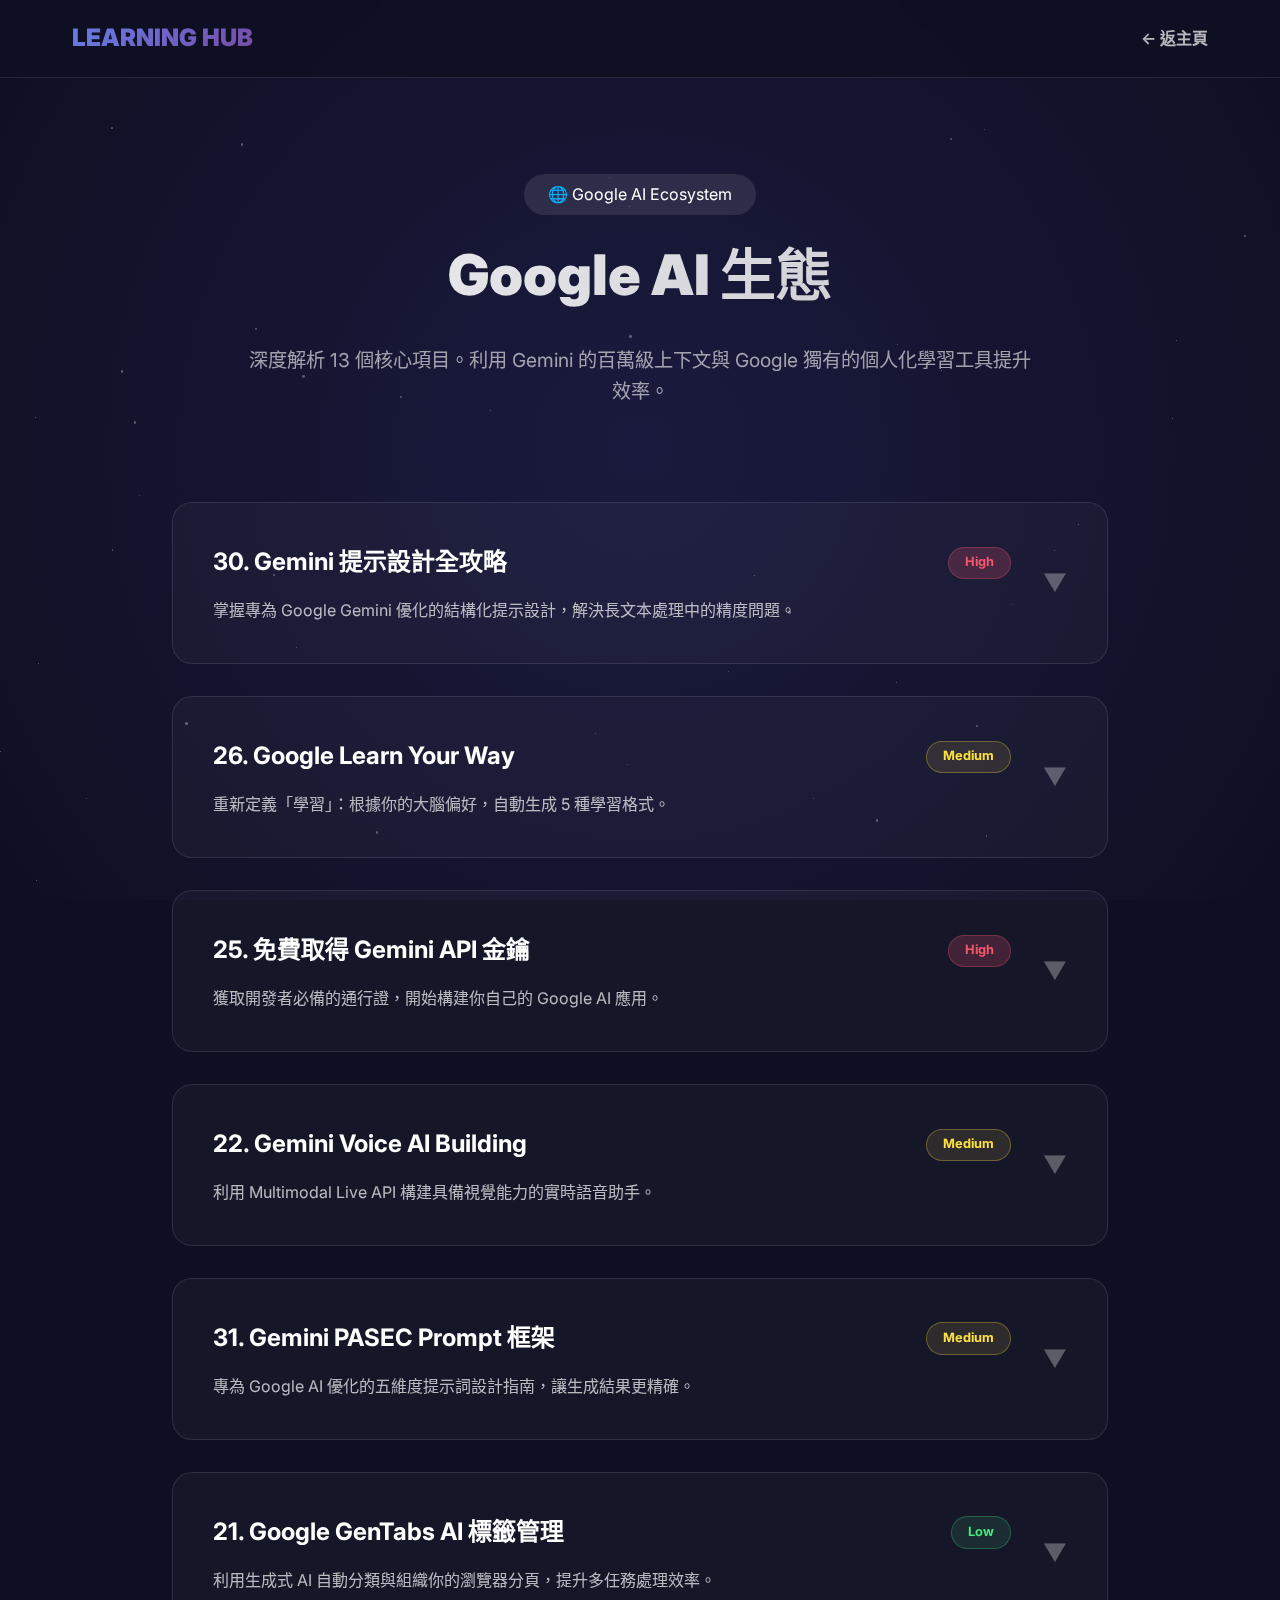
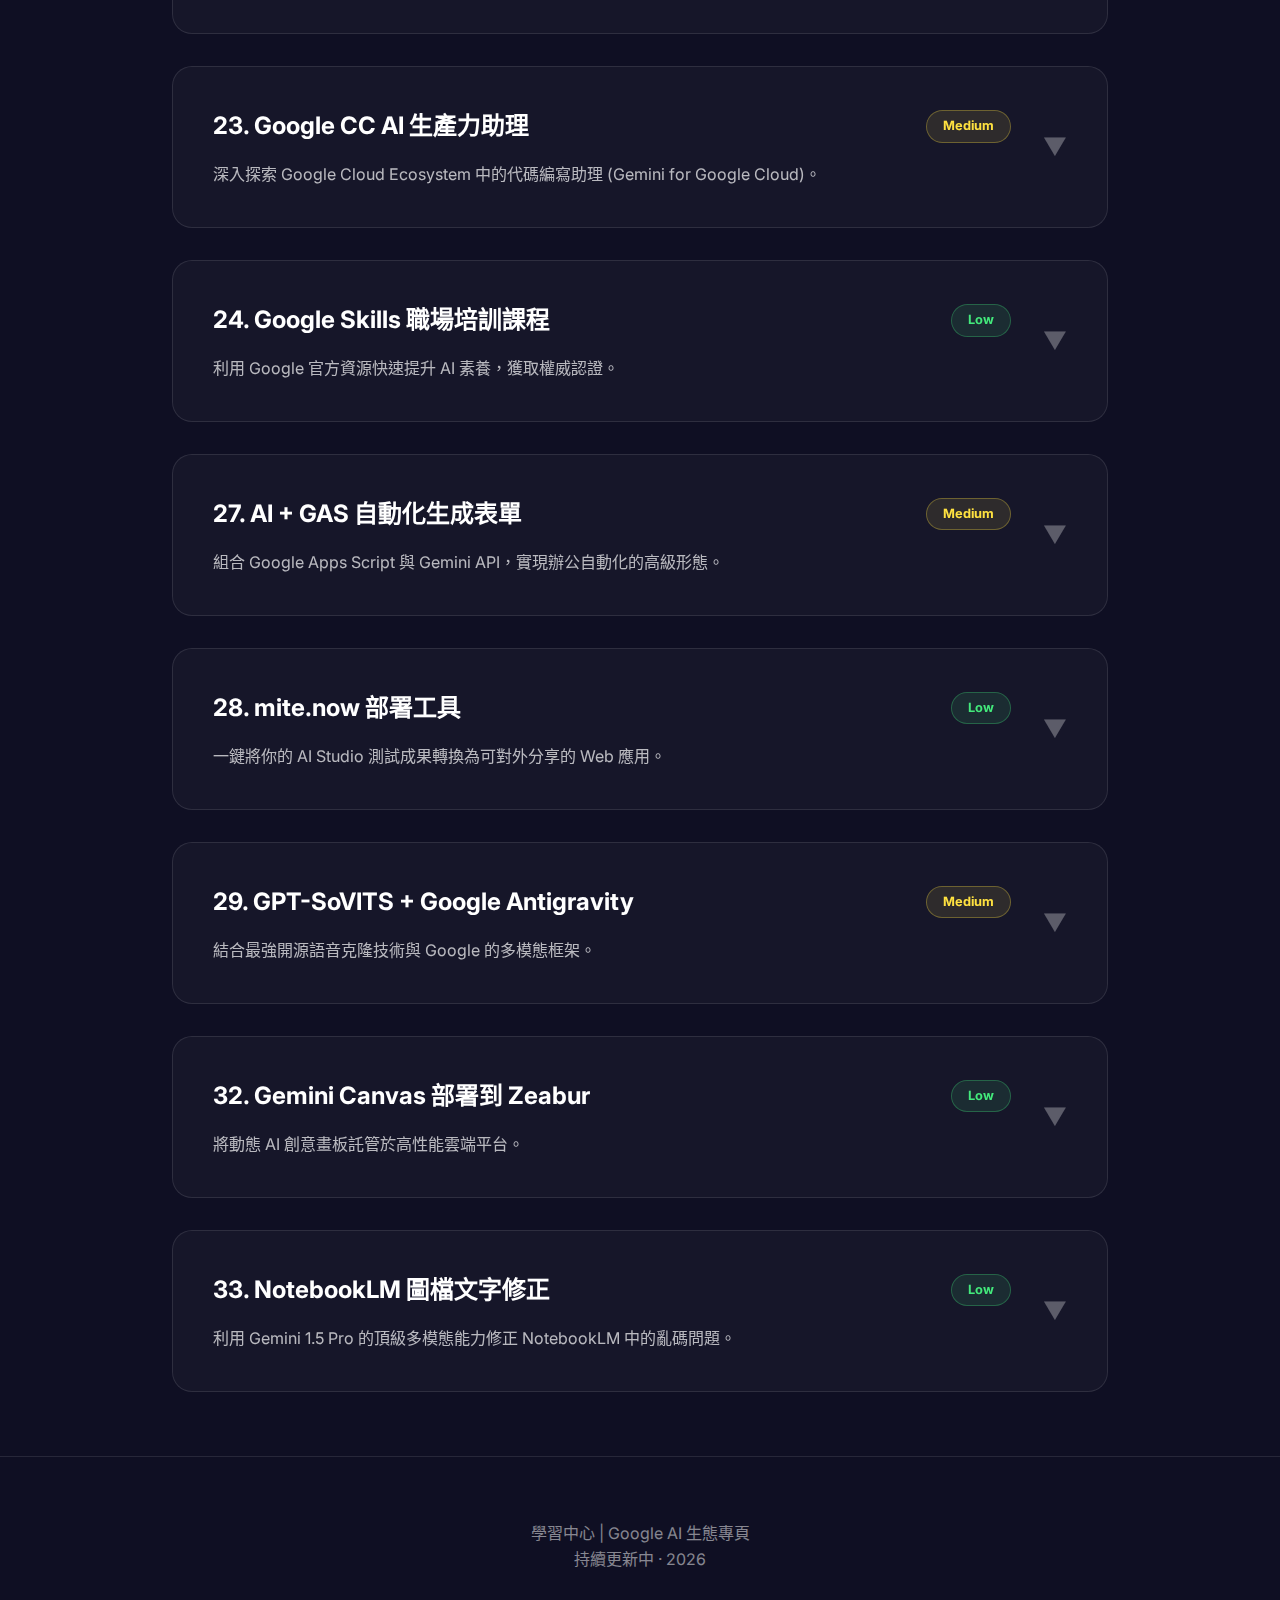
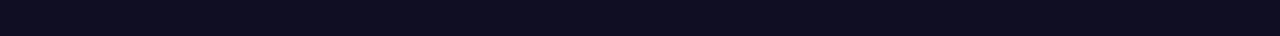
<file: google-ai.html>
<!DOCTYPE html>
<html lang="zh-HK">

<head>
    <meta charset="UTF-8">
    <meta name="viewport" content="width=device-width, initial-scale=1.0">
    <title>Google AI 生態 | 學習中心</title>
    <link href="https://fonts.googleapis.com/css2?family=Inter:wght@300;400;600;700;800;900&display=swap"
        rel="stylesheet">
    <link rel="stylesheet" href="shared-styles.css">
    <style>
        /* Sub-page specific overrides if any */
    </style>
</head>

<body>
    <div class="bg-gradient"></div>
    <div class="stars" id="stars"></div>

    <nav>
        <div class="nav-container">
            <a href="index.html" class="logo">LEARNING HUB</a>
            <a href="index.html" class="back-link">← 返主頁</a>
        </div>
    </nav>

    <header class="page-header">
        <div class="badge"
            style="display:inline-block; padding: 0.5rem 1.5rem; background: rgba(255, 255, 255, 0.1); border-radius: 50px; margin-bottom: 1rem;">
            🌐 Google AI Ecosystem</div>
        <h1 class="page-title">Google AI 生態</h1>
        <p class="page-desc">深度解析 13 個核心項目。利用 Gemini 的百萬級上下文與 Google 獨有的個人化學習工具提升效率。</p>
    </header>

    <main class="main-content">
        <!-- 30. Gemini Prompt Design -->
        <div class="topic-card" onclick="this.classList.toggle('active')">
            <div class="topic-summary">
                <div class="topic-info-brief">
                    <div class="topic-header">
                        <h2 class="topic-title">30. Gemini 提示設計全攻略</h2>
                        <span class="priority-badge priority-high">High</span>
                    </div>
                    <p class="topic-text">掌握專為 Google Gemini 優化的結構化提示設計，解決長文本處理中的精度問題。</p>
                </div>
                <div class="expand-icon">▼</div>
            </div>
            <div class="expanded-content">
                <div class="content-inner">
                    <h3>Gemini 的獨特性：200 萬 Token 的魔法</h3>
                    <p>Google 的 Gemini 1.5 系列擁有業界最強的上下文長度（Context Window）。這意味著你可以將 20 本大部頭著作、或者數小時的影片、甚至整個代碼庫一次性「喂」給
                        AI。然而，窗口越大，「大海撈針」(Needle In A Haystack) 的能力和精度就越考驗你的提示技巧。</p>

                    <h3>提示設計的三大支柱</h3>
                    <ul>
                        <li><strong>1. 結構化分組 (Structural Grouping):</strong> 在處理長文本時，使用 Markdown 標題或 XML
                            標籤來明確標識不同類型的資料。例如：<code># Document A</code>, <code># Rules</code>。這能幫助模型在長序列中精確定位。</li>
                        <li><strong>2. 零樣本思維鏈 (Zero-shot CoT):</strong> 簡單的一句話「Let's think step by step」在 Gemini
                            上有顯著效果，特別是在分析複雜報表數據時。</li>
                        <li><strong>3. 要求模型引用 (Citations):</strong> 這是減少幻覺的關鍵。你可以加一句：「在回答每個問題時，請明確指出源文件中對應的頁碼或段落內容。」
                        </li>
                    </ul>

                    <h3>實戰秘笈：如何處理 10 小時影片？</h3>
                    <p>當你上傳影片時，不要問開放性問題。更好的問法是：「我正在尋找影片中關於『用戶測試反饋』的所有片段。請列出具體的時間戳
                        (Timestamp)，並摘要每位用戶的主要痛點。」這種「以任務為導向」的提示詞能讓 Gemini 的高性能展現得淋漓盡致。</p>

                    <a href="https://aistudio.google.com/" target="_blank" class="category-link">進入 Google AI Studio 實戰
                        →</a>
                </div>
            </div>
        </div>

        <!-- 26. Learn Your Way -->
        <div class="topic-card" onclick="this.classList.toggle('active')">
            <div class="topic-summary">
                <div class="topic-info-brief">
                    <div class="topic-header">
                        <h2 class="topic-title">26. Google Learn Your Way</h2>
                        <span class="priority-badge priority-medium">Medium</span>
                    </div>
                    <p class="topic-text">重新定義「學習」：根據你的大腦偏好，自動生成 5 種學習格式。</p>
                </div>
                <div class="expand-icon">▼</div>
            </div>
            <div class="expanded-content">
                <div class="content-inner">
                    <h3>AI 時代的差異化學習</h3>
                    <p>每個人的學習習慣都不同。有人喜歡看文字，有人喜歡聽音頻。Google Learn Your Way 本質上是利用 Gemini 的跨模態轉換力，將一份無聊的白皮書（或任何
                        PDF/連結）自動重組為最適合你的形式。</p>

                    <h3>五大個人化形式深度解析</h3>
                    <ul>
                        <li><strong>1. 對話式音訊 (Conversational Audio):</strong> 最酷的功能。它能生成兩個人（像 Podcaster
                            一樣）在討論這份資料的錄音，你可以邊開車邊聽懂艱深的量子力學論文。</li>
                        <li><strong>2. 互動式簡報 (Interactive Slides):</strong> 將文字轉化為視覺化的 PPT 風格頁面，適合快速掃描重點。</li>
                        <li><strong>3. 心智圖 (Mindmaps):</strong> 梳理知識架構，建立邏輯鏈條，讓你一目了然整本書的脈絡。</li>
                        <li><strong>4. 個人化筆記:</strong> 去除冗餘信息，只保留根據你的具體需求（如：為了考證券分析師）定制的純淨版乾貨。</li>
                        <li><strong>5. 互動式文字:</strong> 加入 Q&A 環節，讓你一邊閱讀一邊回答 AI 的提問，鞏固記憶。</li>
                    </ul>

                    <h3>為什麼這是效率革命？</h3>
                    <p>過去你需要花 5 小時讀完的資料，現在可以先聽 20 分鐘的音頻總結，再看 5 分鐘的心智圖。這種「多維度轟炸」大腦的方式，能讓你的學習速度提升 3 倍以上。</p>
                </div>
            </div>
        </div>

        <!-- 25. Gemini API Key -->
        <div class="topic-card" onclick="this.classList.toggle('active')">
            <div class="topic-summary">
                <div class="topic-info-brief">
                    <div class="topic-header">
                        <h2 class="topic-title">25. 免費取得 Gemini API 金鑰</h2>
                        <span class="priority-badge priority-high">High</span>
                    </div>
                    <p class="topic-text">獲取開發者必備的通行證，開始構建你自己的 Google AI 應用。</p>
                </div>
                <div class="expand-icon">▼</div>
            </div>
            <div class="expanded-content">
                <div class="content-inner">
                    <h3>開發者的福音：免費的高性能 API</h3>
                    <p>目前 Google 對開發者非常康慨，在 AI Studio 中提供了大量的免費額度 (Free Tier)，這對於學生、個人開發者或初創團隊來說是極佳的資源。你可以免費調用 Gemini
                        1.5 Pro 和 Flash 模型進行測試與部署。</p>

                    <h3>5 分鐘快速獲取指南</h3>
                    <div class="step-box">
                        <strong>操作流程：</strong><br>
                        1. 訪問 <strong>Google AI Studio</strong> (aistudio.google.com)。<br>
                        2. 使用 Google 帳號登入。<br>
                        3. 點擊側邊欄的 <strong>"Get API Key"</strong> 按鈕。<br>
                        4. 點擊 "Create API Key in new project"。<br>
                        5. 複製並安全存儲你的 API Key。
                    </div>

                    <h3>API 權限與限制</h3>
                    <p>請注意：免費額度的數據可能會被 Google 用於模型訓練，如果你正在處理極度敏感的公司機密，建議升級到付費方案 (Pay-As-You-Go)
                        以獲得隱私保障。同時，免費版有每分鐘調用次數的限制 (Rate Limits)，開發時需做好重試邏輯。</p>

                    <a href="https://aistudio.google.com/" target="_blank" class="category-link">前往官方獲取 API →</a>
                </div>
            </div>
        </div>

        <!-- Topic 22: Multimodal Live API -->
        <div class="topic-card" onclick="this.classList.toggle('active')">
            <div class="topic-summary">
                <div class="topic-info-brief">
                    <div class="topic-header">
                        <h2 class="topic-title">22. Gemini Voice AI Building</h2>
                        <span class="priority-badge priority-medium">Medium</span>
                    </div>
                    <p class="topic-text">利用 Multimodal Live API 構建具備視覺能力的實時語音助手。</p>
                </div>
                <div class="expand-icon">▼</div>
            </div>
            <div class="expanded-content">
                <div class="content-inner">
                    <h3>什麼是實時多模態 API？</h3>
                    <p>這不僅僅是語音對對話。這個 API 支持低延遲的雙向流式傳輸，AI 可以同時「聽」你的聲音、「看」你的攝像頭畫面、並「說」出回答。這是目前構建 AI 硬件或高級網頁助手的巔峰技術。</p>

                    <h3>應用實例：AI 健身教練</h3>
                    <p>開發一個移動端 App，用戶架起手機運動，AI 通過視訊流實時觀察用戶的深蹲姿勢，並通過低延遲語音即時喊出：「腰部再降低一點！」、「加油！還有三個！」。這種等級的交互在 Gemini 1.5
                        系列出現之前是無法實現的。</p>
                </div>
            </div>
        </div>

        <!-- 31. Gemini PASEC Prompt 框架 -->
        <div class="topic-card" onclick="this.classList.toggle('active')">
            <div class="topic-summary">
                <div class="topic-info-brief">
                    <div class="topic-header">
                        <h2 class="topic-title">31. Gemini PASEC Prompt 框架</h2>
                        <span class="priority-badge priority-medium">Medium</span>
                    </div>
                    <p class="topic-text">專為 Google AI 優化的五維度提示詞設計指南，讓生成結果更精確。</p>
                </div>
                <div class="expand-icon">▼</div>
            </div>
            <div class="expanded-content">
                <div class="content-inner">
                    <h3>PASEC 深度拆解</h3>
                    <p>PASEC 是一個標準化流程，確保你不會忘記給 AI 任何關鍵上下文。這對於 Gemini 1.5 系列尤為重要，因為它擁有巨大的處理能力，精確的定義能有效防止「大海撈針」時的漂移。</p>
                    <ul>
                        <li><strong>Purpose (目的):</strong> 不要只說「寫一篇文章」。要說「寫一篇旨在說服投資人參與 A 輪融資的行業分析報告」。</li>
                        <li><strong>Audience (受眾):</strong> 給 5 歲小孩看的和給 CEO 看的報告完全不同。指定受眾背景有助於 model 調整專業術語的使用頻率。</li>
                        <li><strong>Style (風格):</strong> 包含語氣（幽默、嚴謹）、修辭偏好、甚至特定的口頭禪或是 Markdown 層級要求。</li>
                        <li><strong>Examples (範例):</strong> 「少樣本」提示是最強大的。給 AI 看一個你認為 100 分的答案，它就能模仿出來並在長文本中保持一致。</li>
                        <li><strong>Constraints (限制):</strong> 關鍵詞頻率、字數限制、輸出格式 (JSON/Markdown)。</li>
                    </ul>
                    <a href="https://developers.googleblog.com/en/tags/gemini-api/" target="_blank"
                        class="category-link">查看 Google 開發者部落格最新 Prompt 技巧 →</a>
                </div>
            </div>
        </div>

        <!-- 21. GenTabs -->
        <div class="topic-card" onclick="this.classList.toggle('active')">
            <div class="topic-summary">
                <div class="topic-info-brief">
                    <div class="topic-header">
                        <h2 class="topic-title">21. Google GenTabs AI 標籤管理</h2>
                        <span class="priority-badge priority-low">Low</span>
                    </div>
                    <p class="topic-text">利用生成式 AI 自動分類與組織你的瀏覽器分頁，提升多任務處理效率。</p>
                </div>
                <div class="expand-icon">▼</div>
            </div>
            <div class="expanded-content">
                <div class="content-inner">
                    <h3>解決瀏覽器「分頁地獄」的黑科技</h3>
                    <p>當你在進行深度研究時，往往會開起數十個甚至上百個分頁。GenTabs 是 Google 實驗室推出的一項創新功能，它利用了端側模型 (On-device model)
                        高效處理標籤標題與內容摘要。</p>
                    <ul>
                        <li><strong>智能命名與歸類:</strong> 它能根據內容識別出「AI 論文研究」、「機票酒店比價」、「React 官方文件」等。這不再只是簡單的關鍵字匹配，而是語意理解。
                        </li>
                        <li><strong>內容摘要預覽:</strong> 懸浮在群組上時，AI 能提供該群組內所有分頁的快速摘要，讓你不需要逐一打開確認。</li>
                        <li><strong>自動清理建議:</strong> 識別出已經兩天沒點擊且與當前工作無關的分頁，主動建議關閉或封存。</li>
                    </ul>
                    <a href="https://chrome.google.com/webstore/category/extensions" target="_blank"
                        class="category-link">到 Chrome 線上應用程式商店搜尋 AI Extensions →</a>
                </div>
            </div>
        </div>

        <!-- 23. Google CC Assistant -->
        <div class="topic-card" onclick="this.classList.toggle('active')">
            <div class="topic-summary">
                <div class="topic-info-brief">
                    <div class="topic-header">
                        <h2 class="topic-title">23. Google CC AI 生產力助理</h2>
                        <span class="priority-badge priority-medium">Medium</span>
                    </div>
                    <p class="topic-text">深入探索 Google Cloud Ecosystem 中的代碼編寫助理 (Gemini for Google Cloud)。</p>
                </div>
                <div class="expand-icon">▼</div>
            </div>
            <div class="expanded-content">
                <div class="content-inner">
                    <h3>企業級開發的 AI 後盾</h3>
                    <p>Gemini for Google Cloud (前身為 Duet AI) 提供了開發生命全週期的支持。它不僅是一個 Chatbot，而是深度整合在 Google Cloud
                        Console、IDE (如 VS Code 和 IntelliJ) 以及 Firebase 中的開發輔助工具。</p>
                    <h3>核心優勢與實踐</h3>
                    <ul>
                        <li><strong>架構諮詢與自動生成:</strong> 你可以直接詢問：「如何在 GCP 上部署一個具備自動縮放功能的微服務？」它會給出完整的架構圖建議與對應的 Terraform
                            腳本。</li>
                        <li><strong>日誌分析 (Log Analysis):</strong> 當服務報錯時，它能自動掃描 Cloud
                            Logging，解釋錯誤代碼的原因並提供修復代碼，且能模擬錯誤修復後的影響。</li>
                        <li><strong>SQL 優化與大數據分析:</strong> 為 BigQuery 的超大型查詢提供優化建議，並能直接根據自然語言描述生成複雜的 SQL
                            查詢語句，極大降低了數據分析的門檻。</li>
                    </ul>
                    <a href="https://cloud.google.com/gemini" target="_blank" class="category-link">了解 Google Cloud
                        Gemini 詳情 →</a>
                </div>
            </div>
        </div>

        <!-- 24. Google Skills -->
        <div class="topic-card" onclick="this.classList.toggle('active')">
            <div class="topic-summary">
                <div class="topic-info-brief">
                    <div class="topic-header">
                        <h2 class="topic-title">24. Google Skills 職場培訓課程</h2>
                        <span class="priority-badge priority-low">Low</span>
                    </div>
                    <p class="topic-text">利用 Google 官方資源快速提升 AI 素養，獲取權威認證。</p>
                </div>
                <div class="expand-icon">▼</div>
            </div>
            <div class="expanded-content">
                <div class="content-inner">
                    <h3>Grow with Google AI 系列</h3>
                    <p>Google 推出了多項針對非技術人員和初級開發者的免費 AI 課程。這些課程重點不在於數學公式，而在於「應用與職涯升級」。完成這些課程是建立個人 AI 工作流的最佳起點。</p>
                    <ul>
                        <li><strong>AI Essentials:</strong> 由 Google 專家授課，學習如何在日常工作中運用 AI 節省時間（如自動摘要郵件、輔助數據分析）。</li>
                        <li><strong>Generative AI Introduction:</strong> 深入淺出解釋大模型背後的原理，適合零基礎。</li>
                        <li><strong>認證價值:</strong> 完成課程後可獲得 Google 頒發的數字證書，在 LinkedIn 上具備不錯的認可度。</li>
                    </ul>
                    <a href="https://grow.google/ai-essentials/" target="_blank" class="category-link">前往課程官網領取認證 →</a>
                </div>
            </div>
        </div>

        <!-- 27. AI + GAS -->
        <div class="topic-card" onclick="this.classList.toggle('active')">
            <div class="topic-summary">
                <div class="topic-info-brief">
                    <div class="topic-header">
                        <h2 class="topic-title">27. AI + GAS 自動化生成表單</h2>
                        <span class="priority-badge priority-medium">Medium</span>
                    </div>
                    <p class="topic-text">組合 Google Apps Script 與 Gemini API，實現辦公自動化的高級形態。</p>
                </div>
                <div class="expand-icon">▼</div>
            </div>
            <div class="expanded-content">
                <div class="content-inner">
                    <h3>低代碼開發的語意化升級</h3>
                    <p>Google Apps Script (GAS) 是辦公室自動化的神器。結合 Gemini API 後，它可以實現從「閱讀一封報名需求郵件」到「自動建立一個 Google Forms
                        報名表」的全自動閉環。這種能力讓非開發人員也能建立極其複雜的業務流程。</p>
                    <div class="step-box">
                        <strong>實施方案：</strong><br>
                        1. <strong>攔截郵件:</strong> 使用 GAS 監聽特定 Gmail Label。<br>
                        2. <strong>語意解析:</strong> 調用 Gemini API 提取表單所需欄位（例如：姓名、電話、選擇題選項）。<br>
                        3. <strong>自動生成:</strong> 使用 <code>FormApp.create()</code> 動態生成問題表單並將連結回傳給用戶。
                    </div>
                    <a href="https://developers.google.com/apps-script" target="_blank" class="category-link">查看 Apps
                        Script 官方文檔 →</a>
                </div>
            </div>
        </div>

        <!-- 28. mite.now -->
        <div class="topic-card" onclick="this.classList.toggle('active')">
            <div class="topic-summary">
                <div class="topic-info-brief">
                    <div class="topic-header">
                        <h2 class="topic-title">28. mite.now 部署工具</h2>
                        <span class="priority-badge priority-low">Low</span>
                    </div>
                    <p class="topic-text">一鍵將你的 AI Studio 測試成果轉換為可對外分享的 Web 應用。</p>
                </div>
                <div class="expand-icon">▼</div>
            </div>
            <div class="expanded-content">
                <div class="content-inner">
                    <h3>從 Prompt 到 Product 的最後一哩路</h3>
                    <p>mite.now 是一個開源項目，旨在簡化 Google AI 應用的原型開發。如果你在 AI Studio 裡寫好了一個完美的 System Instruction，mite.now
                        可以幫你快速生成前端界面，省去了手寫 React 樣板代碼的痛苦。</p>
                    <ul>
                        <li><strong>極速部署:</strong> 只需要提供 API Key 和 Prompt 設定，即可生成具備聊天界面的 Web 連結。</li>
                        <li><strong>開源可控:</strong> 可在 GitHub 上找到源碼，支持自定義部署到 Zeabur 或 Vercel，方便你進行更進階的 UI 定制。</li>
                    </ul>
                    <a href="https://github.com/mite-now/mite" target="_blank" class="category-link">前往 mite.now GitHub
                        倉庫 →</a>
                </div>
            </div>
        </div>

        <!-- 29. GPT-SoVITS + Google Antigravity -->
        <div class="topic-card" onclick="this.classList.toggle('active')">
            <div class="topic-summary">
                <div class="topic-info-brief">
                    <div class="topic-header">
                        <h2 class="topic-title">29. GPT-SoVITS + Google Antigravity</h2>
                        <span class="priority-badge priority-medium">Medium</span>
                    </div>
                    <p class="topic-text">結合最強開源語音克隆技術與 Google 的多模態框架。</p>
                </div>
                <div class="expand-icon">▼</div>
            </div>
            <div class="expanded-content">
                <div class="content-inner">
                    <h3>高品質 AI 內容創作的極致體驗</h3>
                    <p>GPT-SoVITS 是目前開源界最強大的少樣本語音克隆模型。結合 Antigravity (Google 內部的高級 AI 協同理念)，可以實現具備特定音色的 AI
                        影片導覽系統。想像一下，用你熟悉的親友聲音或者你最喜歡的配音員聲音來為你導讀複雜的技術文檔。</p>
                    <p>這對於教育類 App 或導覽類應用至關重要，能極大提升用戶的沉浸感，並減少內容生產過程中的錄音成本。</p>
                    <a href="https://github.com/RVC-Boss/GPT-SoVITS" target="_blank" class="category-link">查看 GPT-SoVITS
                        原始碼 →</a>
                </div>
            </div>
        </div>

        <!-- 32. Gemini Canvas on Zeabur -->
        <div class="topic-card" onclick="this.classList.toggle('active')">
            <div class="topic-summary">
                <div class="topic-info-brief">
                    <div class="topic-header">
                        <h2 class="topic-title">32. Gemini Canvas 部署到 Zeabur</h2>
                        <span class="priority-badge priority-low">Low</span>
                    </div>
                    <p class="topic-text">將動態 AI 創意畫板託管於高性能雲端平台。</p>
                </div>
                <div class="expand-icon">▼</div>
            </div>
            <div class="expanded-content">
                <div class="content-inner">
                    <h3>高效能託管與創意實踐</h3>
                    <p>Zeabur 是一個優秀的 PaaS 平台，對容器化部署極其友好。將 Gemini 驅動的 Canvas
                        畫板部署於此，可以利用其邊緣網絡加速。這對於需要頻繁前後端交互的繪畫、創意類應用非常友好，確保了低延遲的響應效果。</p>
                    <p>這類應用通常結合了 Gemini 的視圖理解與 Canvas API，讓用戶可以通過自然語言直接「畫出」複雜的設計圖形。部署在 Zeabur 上則能保證其高可用性。</p>
                    <a href="https://zeabur.com/" target="_blank" class="category-link">前往 Zeabur 官網開展你的部署之旅 →</a>
                </div>
            </div>
        </div>

        <!-- 33. NotebookLM OCR Fix -->
        <div class="topic-card" onclick="this.classList.toggle('active')">
            <div class="topic-summary">
                <div class="topic-info-brief">
                    <div class="topic-header">
                        <h2 class="topic-title">33. NotebookLM 圖檔文字修正</h2>
                        <span class="priority-badge priority-low">Low</span>
                    </div>
                    <p class="topic-text">利用 Gemini 1.5 Pro 的頂級多模態能力修正 NotebookLM 中的亂碼問題。</p>
                </div>
                <div class="expand-icon">▼</div>
            </div>
            <div class="expanded-content">
                <div class="content-inner">
                    <h3>讓知識庫更精確：解決 OCR 最後一哩路</h3>
                    <p>NotebookLM 有時在解析掃描版 PDF 時會出現文字偏移或亂碼。這通常是因為傳統 OCR 引擎在處理複雜背景時的失效。通過調用 Gemini 1.5 Pro 的 Vision
                        功能，可以對這些錯誤區域進行高維度的「語意校對」，確保你的知識庫數據是 100% 正確的。</p>
                    <p>你可以直接截圖有爭議的區塊，讓 Gemini 對比上下文進行修正。這讓 NotebookLM 成為真正的「專家級」個人筆記本。</p>
                    <a href="https://notebooklm.google/" target="_blank" class="category-link">立即體驗 NotebookLM 再進化 →</a>
                </div>
            </div>
        </div>


    </main>

    <footer>
        <p>學習中心 | Google AI 生態專頁</p>
        <p>持續更新中 · 2026</p>
    </footer>

    <script>
        const starsContainer = document.getElementById('stars');
        for (let i = 0; i < 50; i++) {
            const star = document.createElement('div');
            star.className = 'star';
            const size = Math.random() * 3 + 'px';
            star.style.width = size;
            star.style.height = size;
            star.style.left = Math.random() * 100 + '%';
            star.style.top = Math.random() * 100 + '%';
            star.style.animation = `twinkle ${Math.random() * 3 + 2}s infinite ease-in-out`;
            star.style.animationDelay = Math.random() * 5 + 's';
            starsContainer.appendChild(star);
        }
    </script>
</body>

</html>
</file>
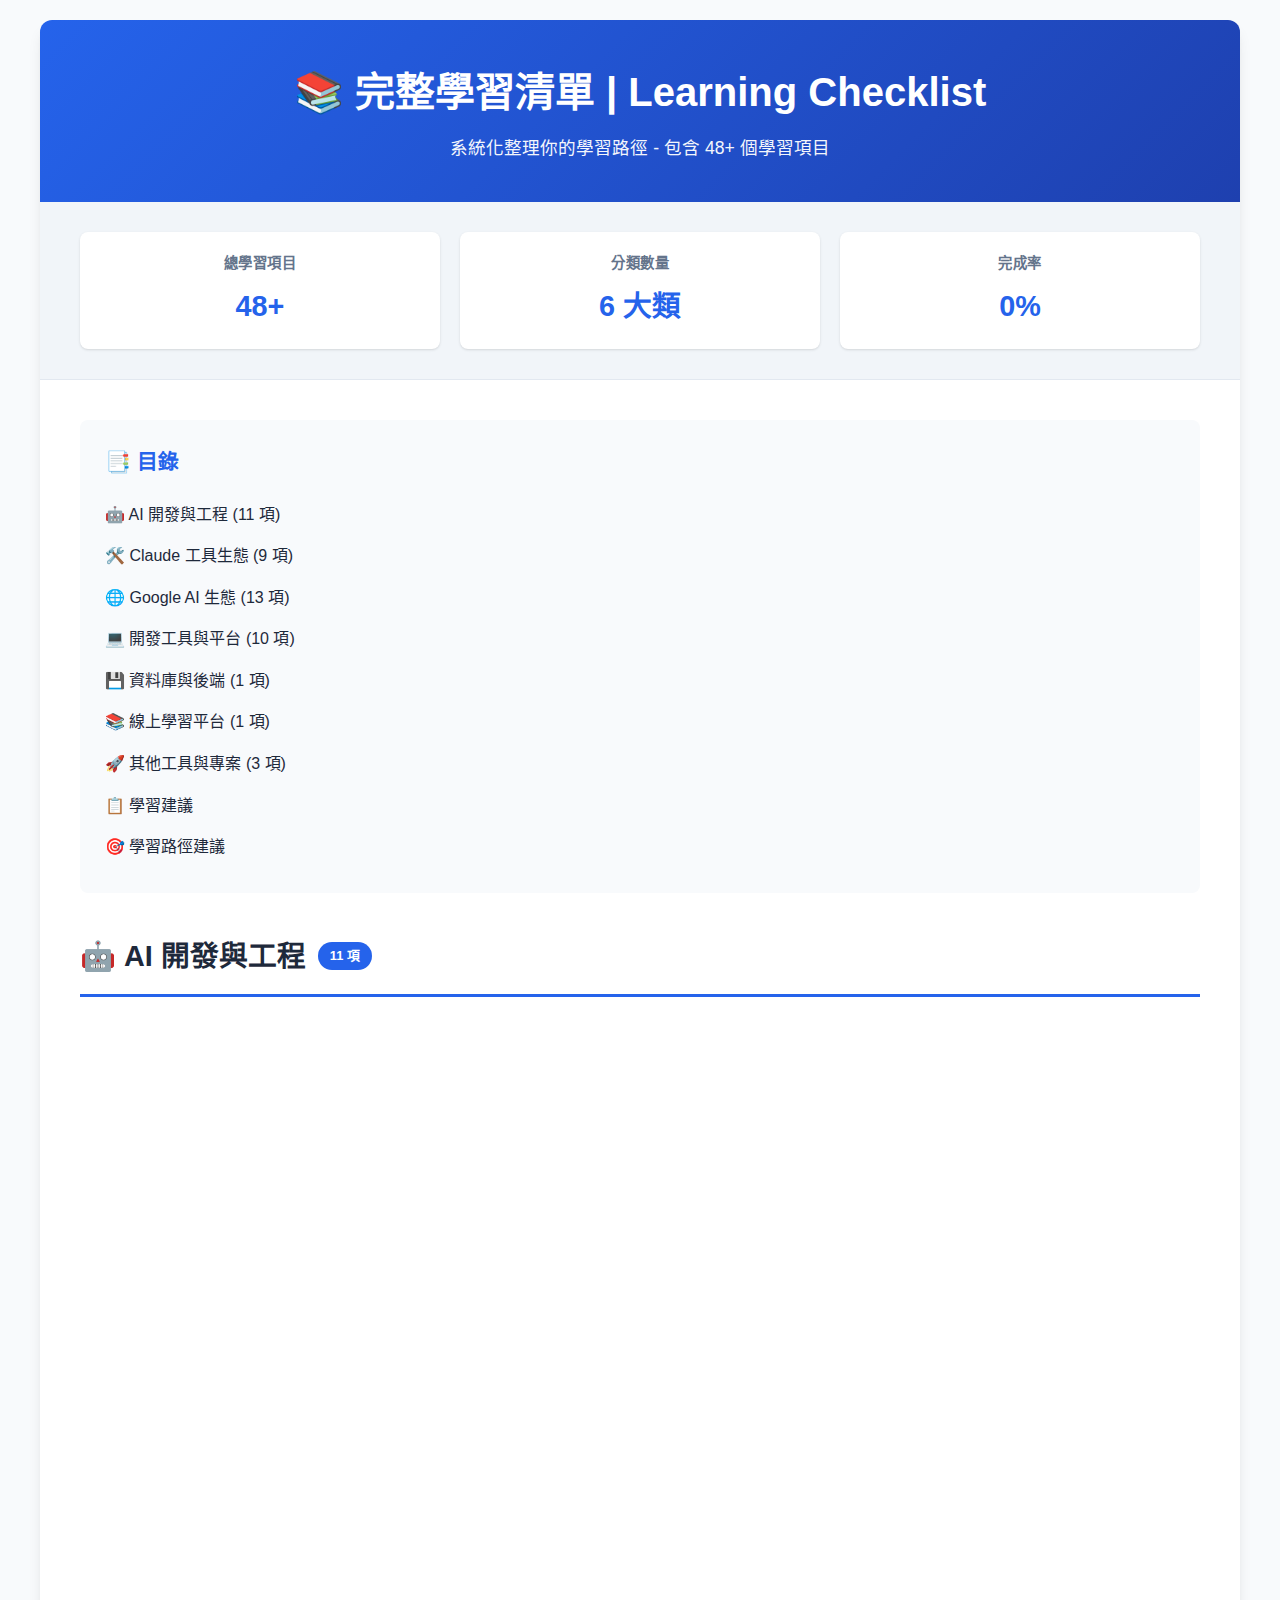
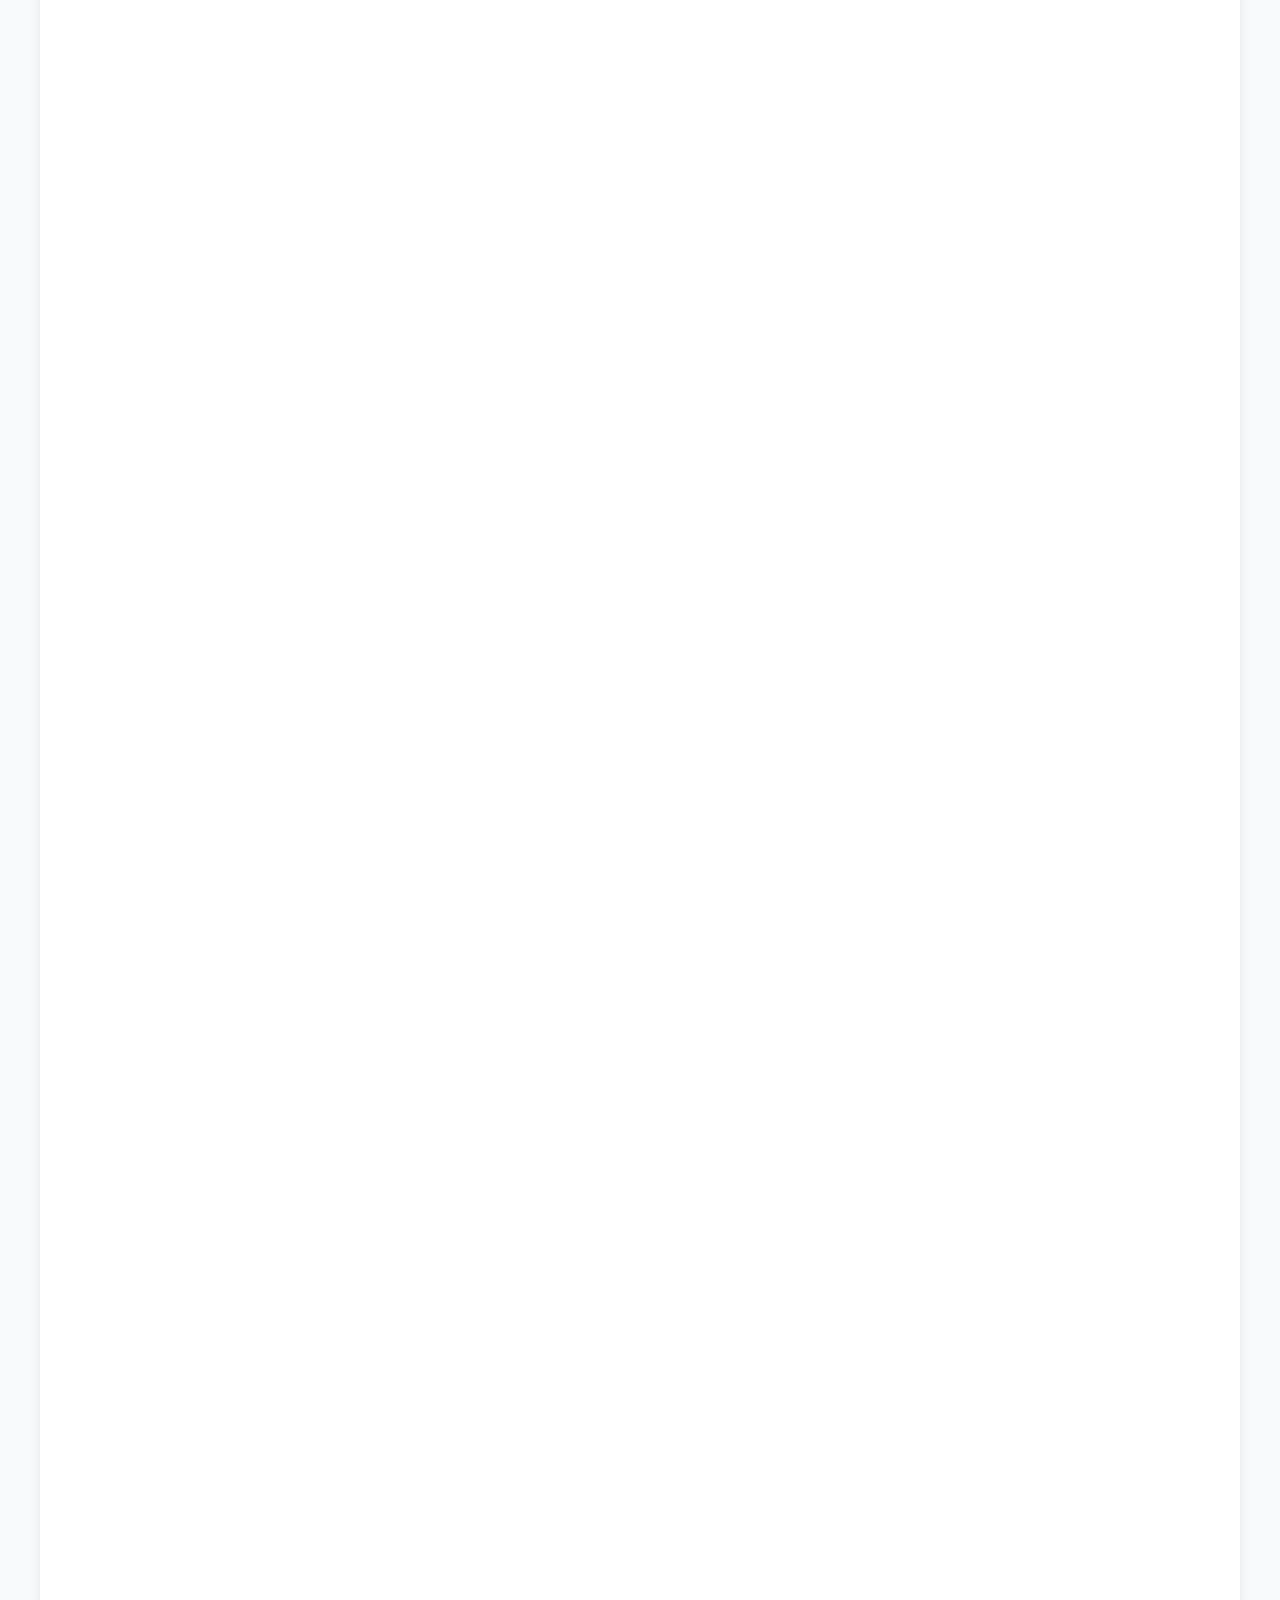
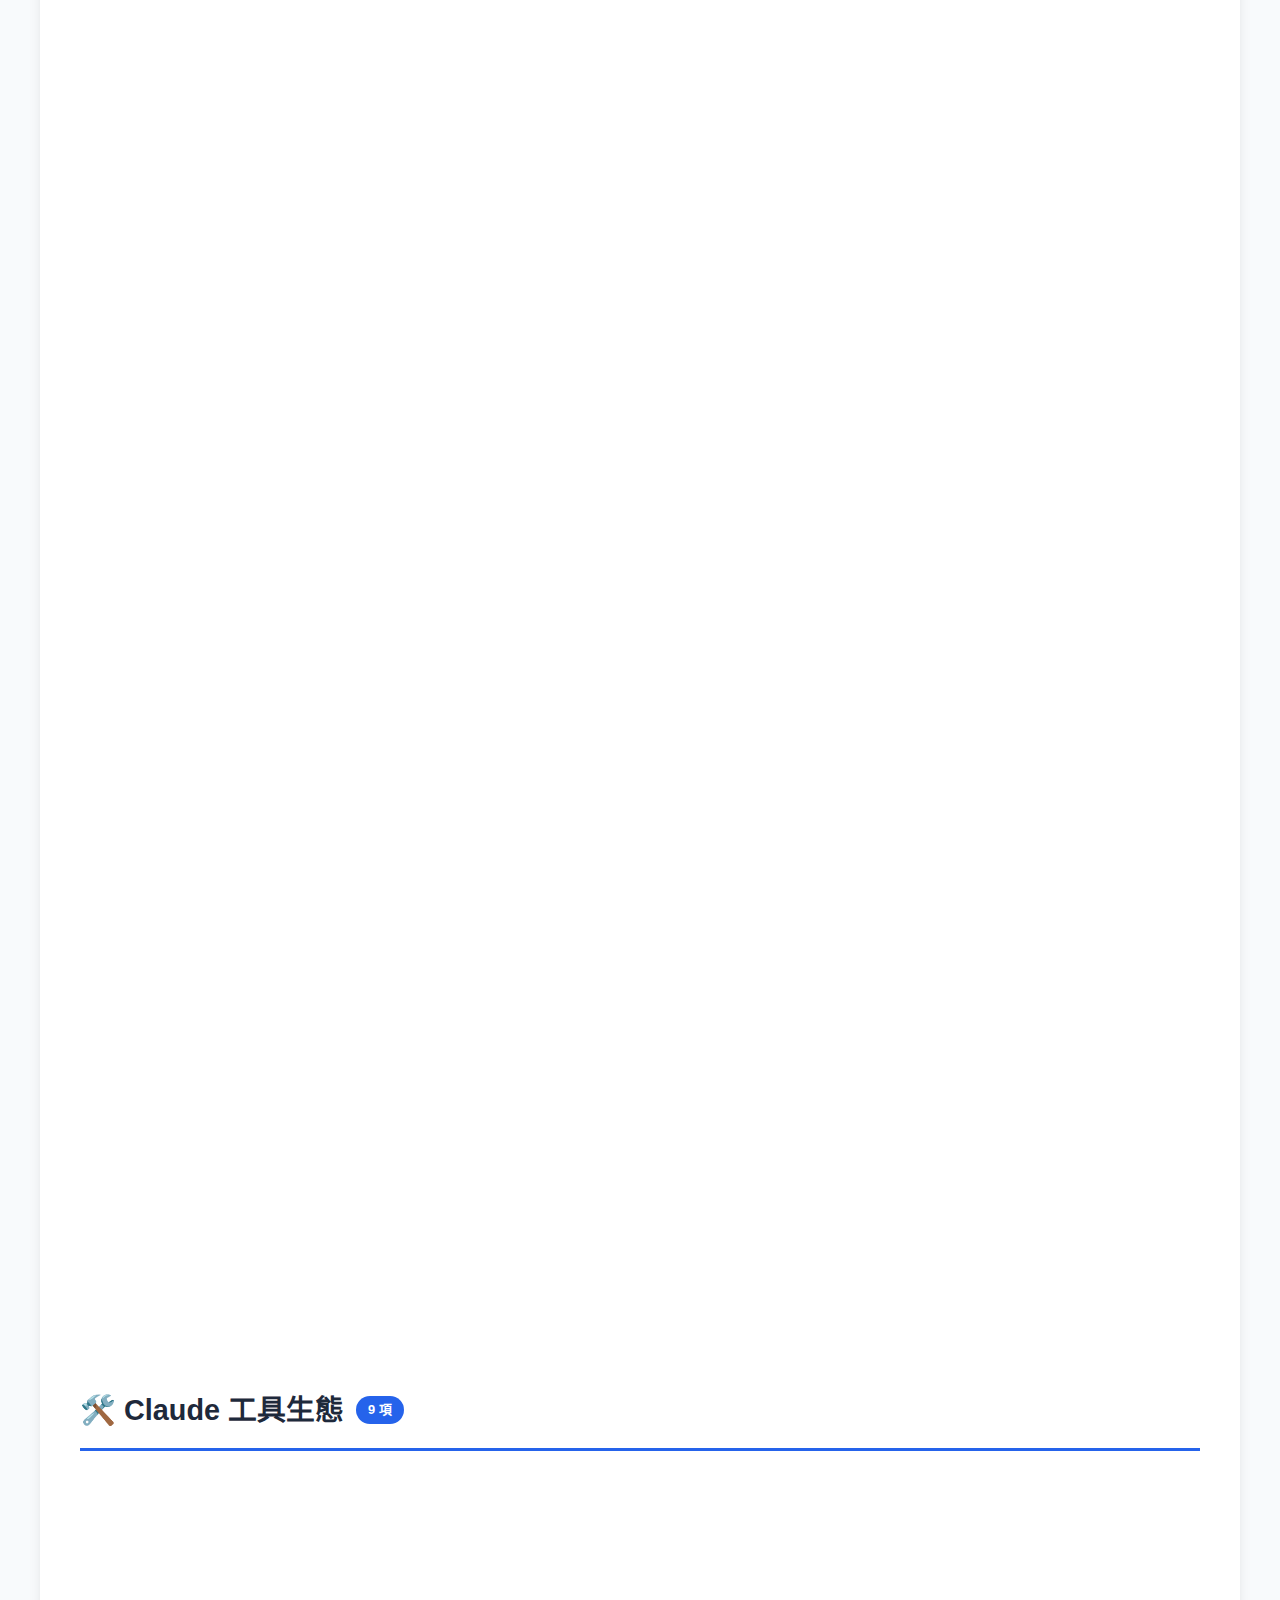
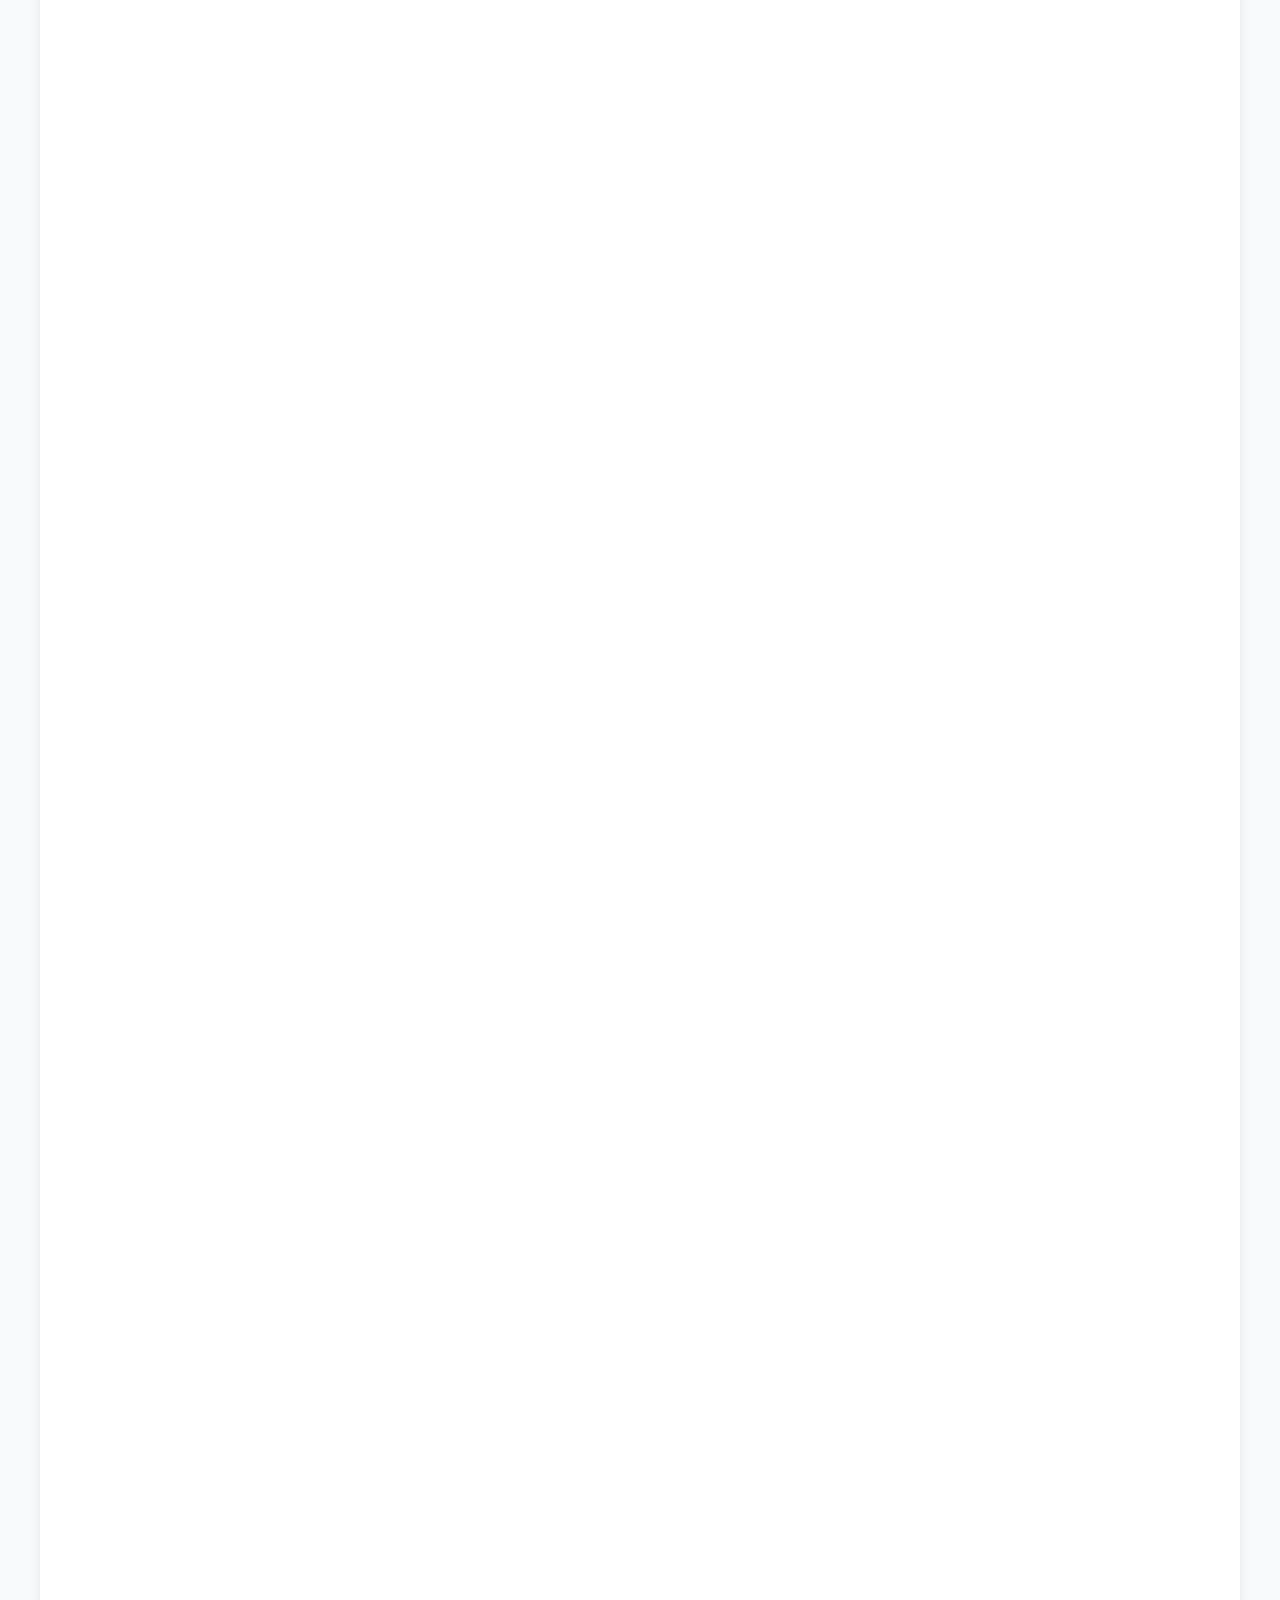
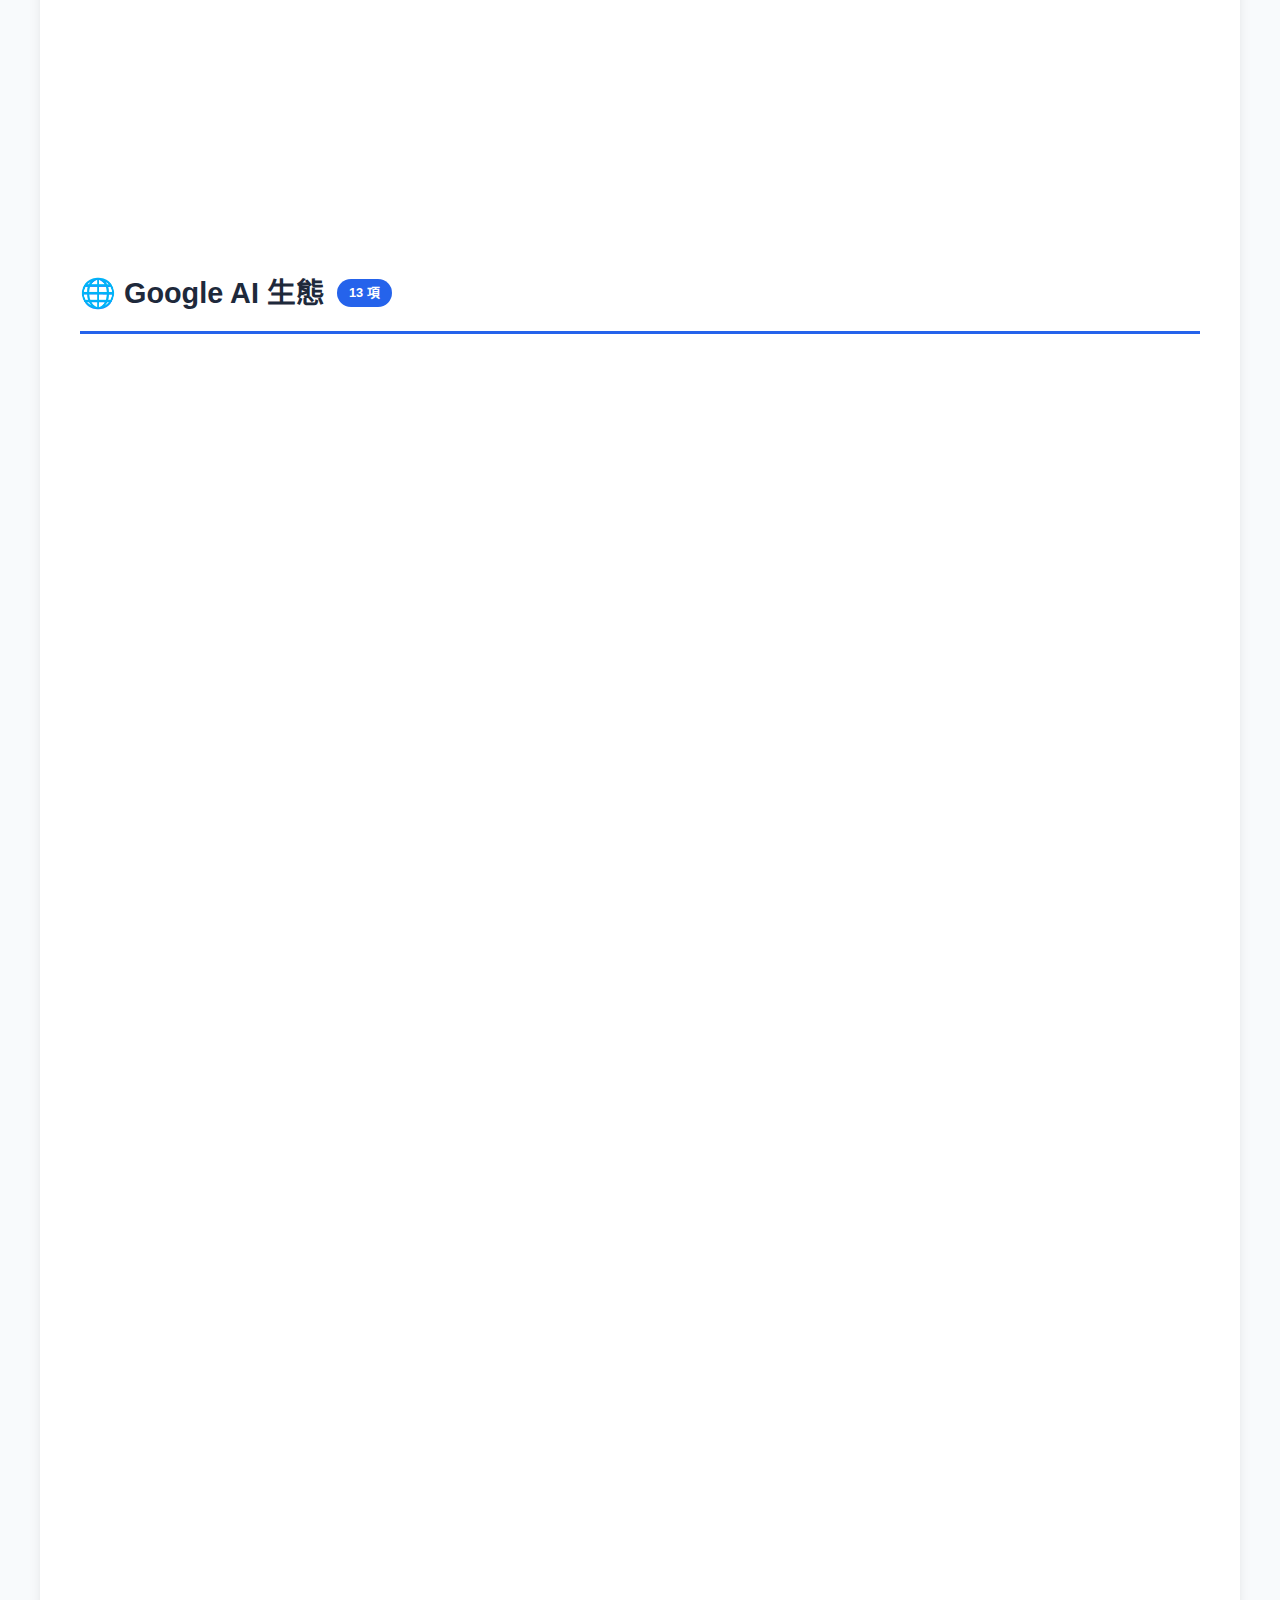
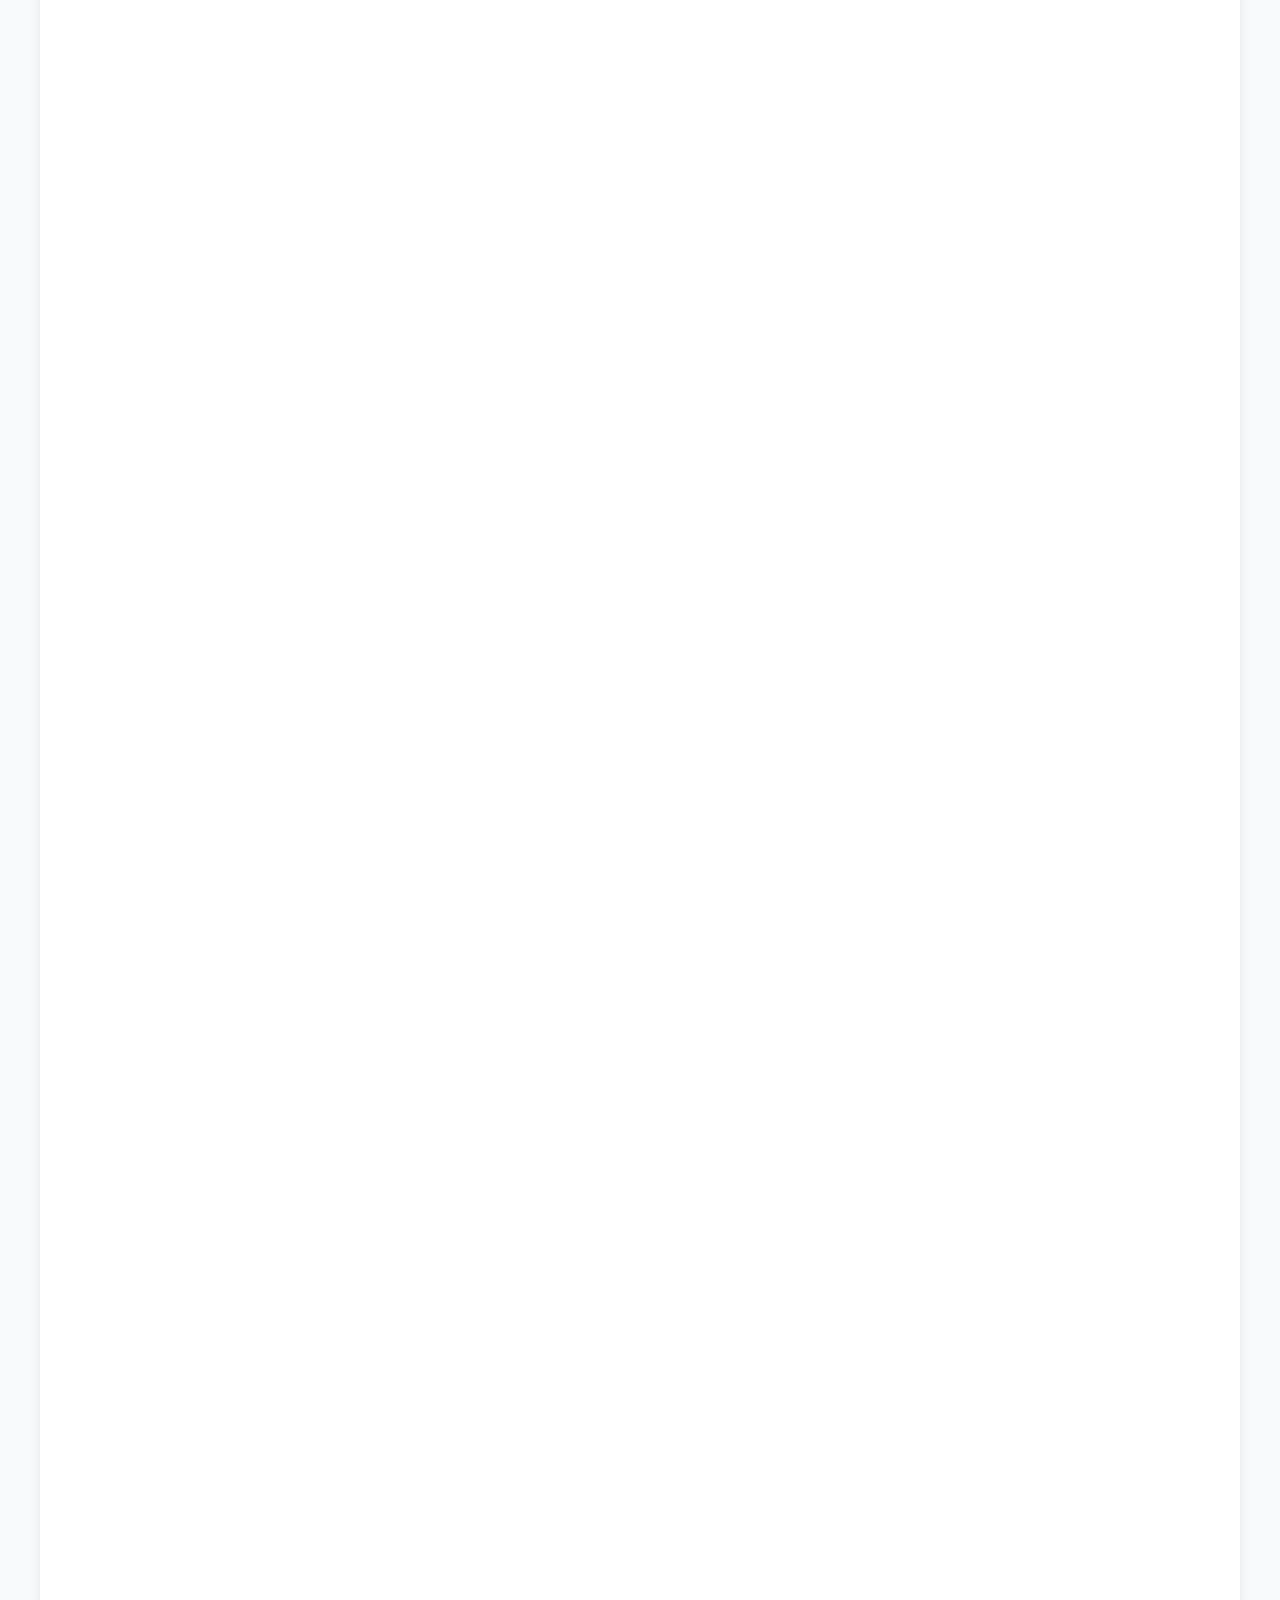
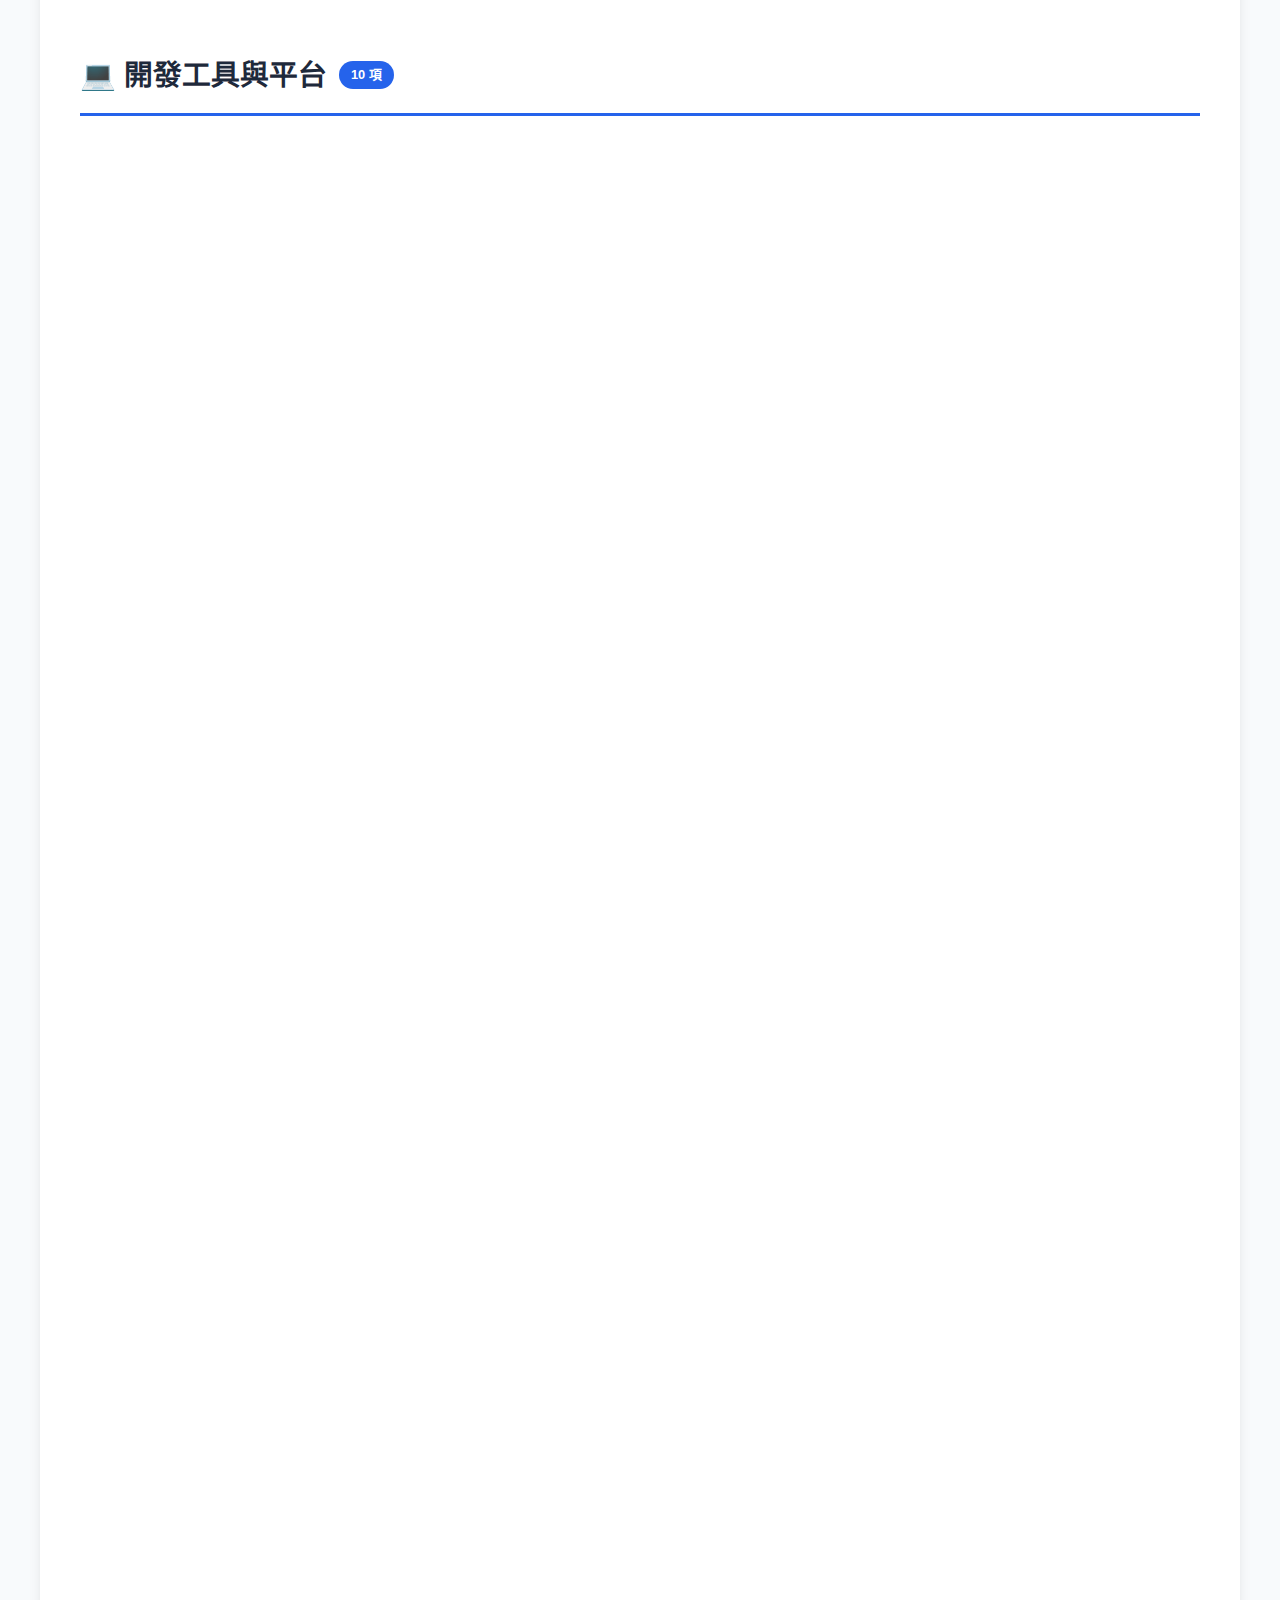
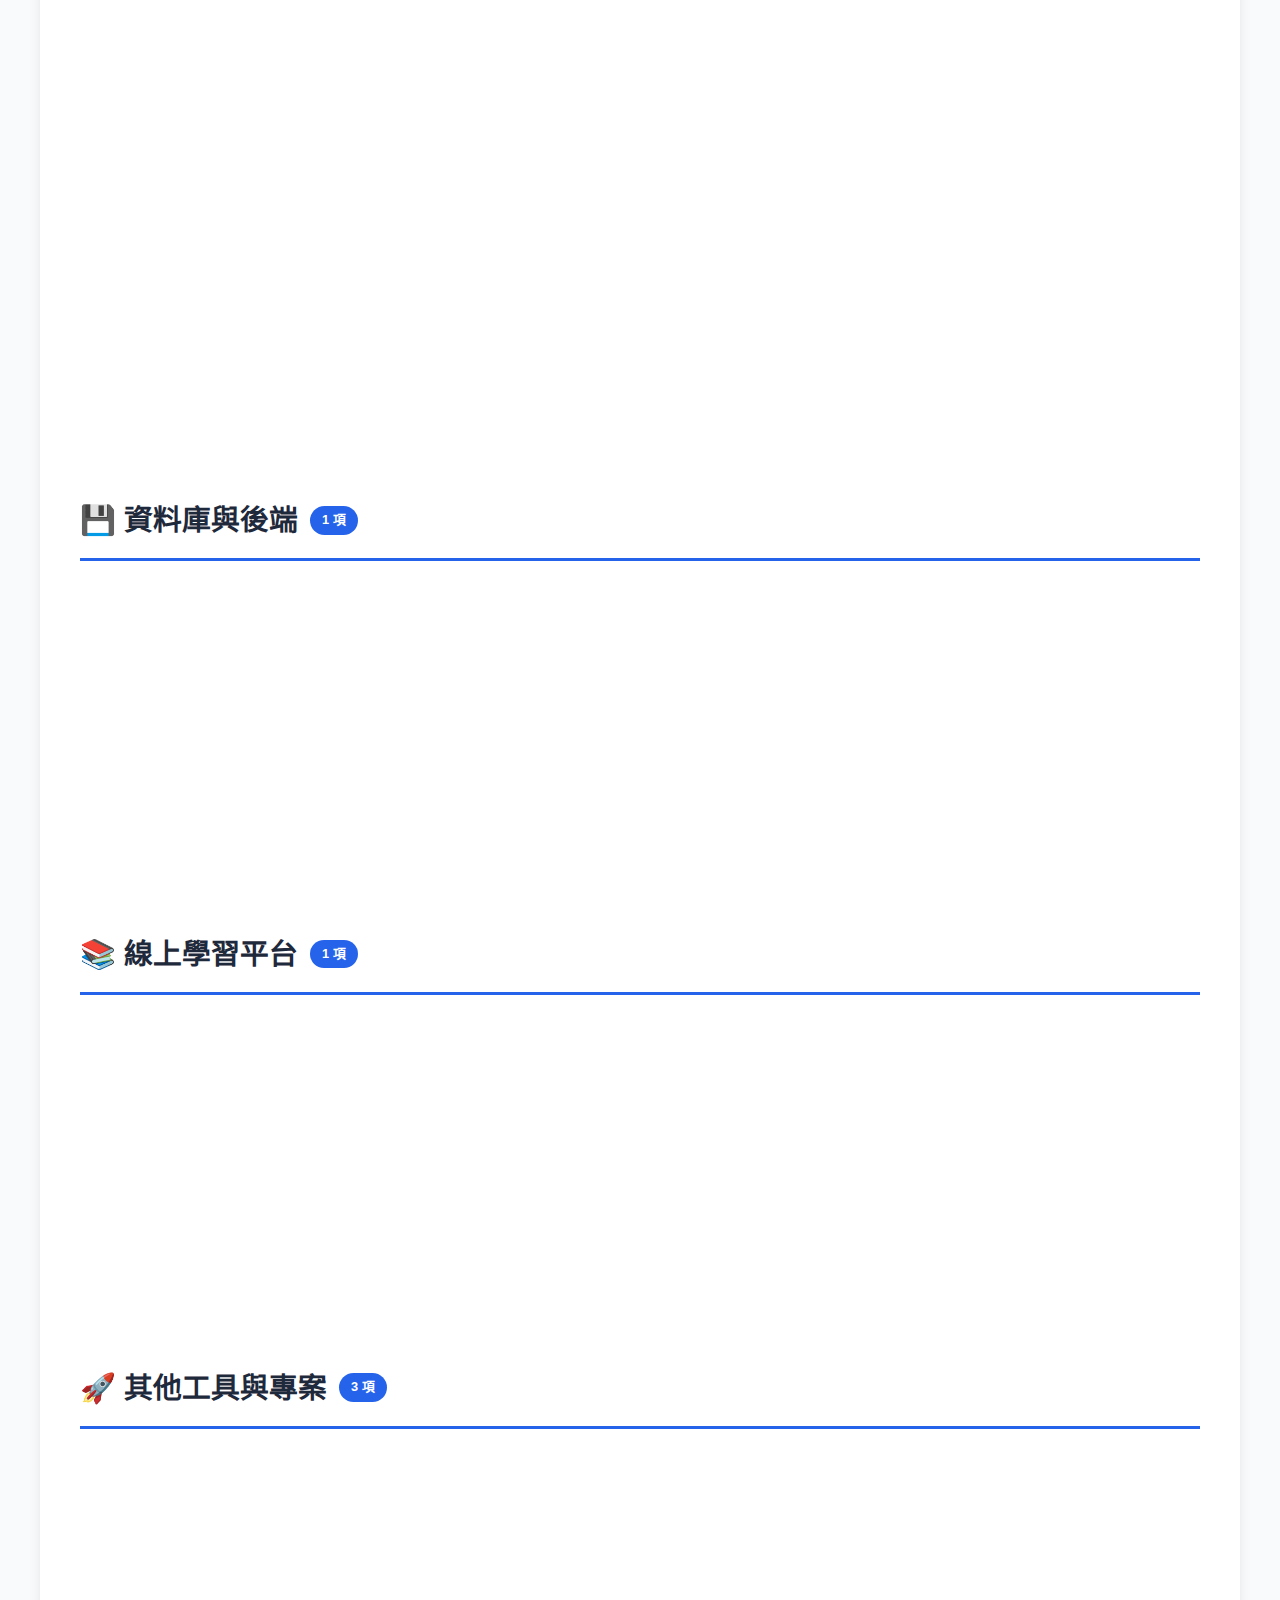
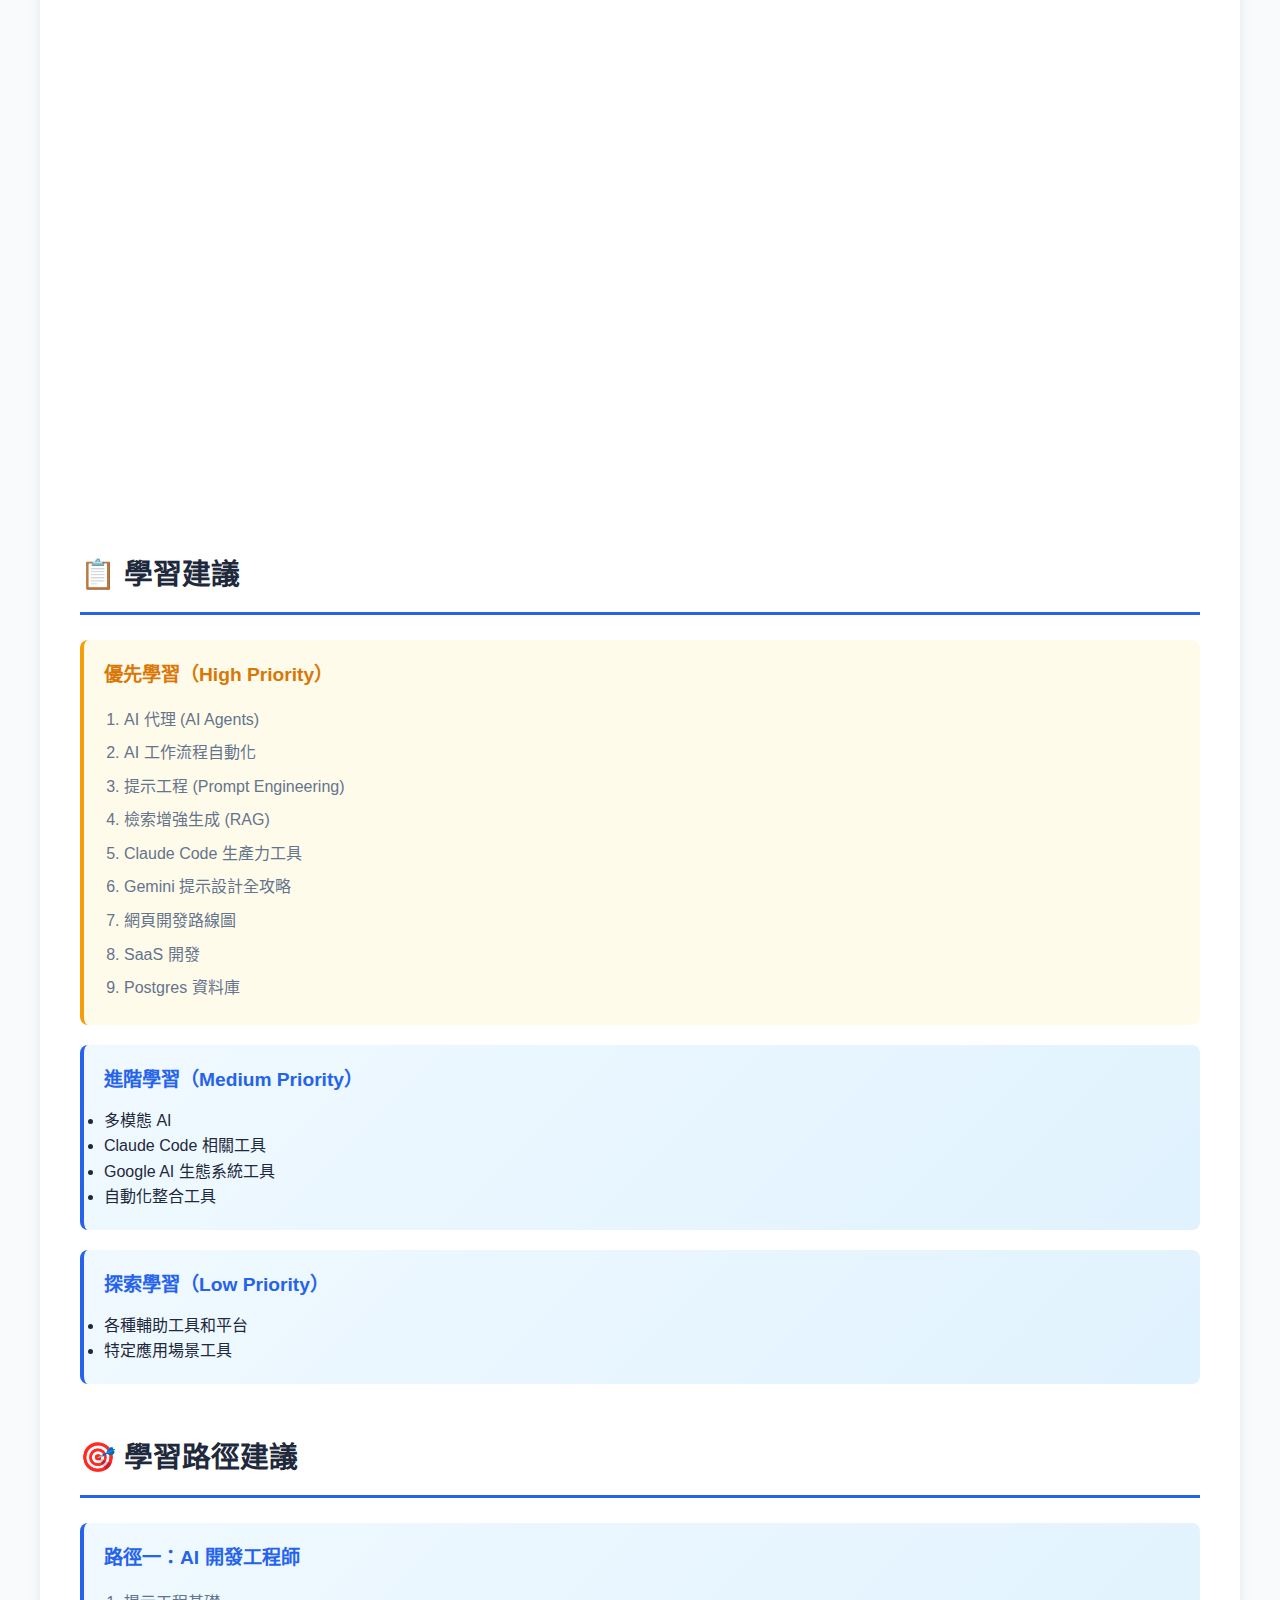
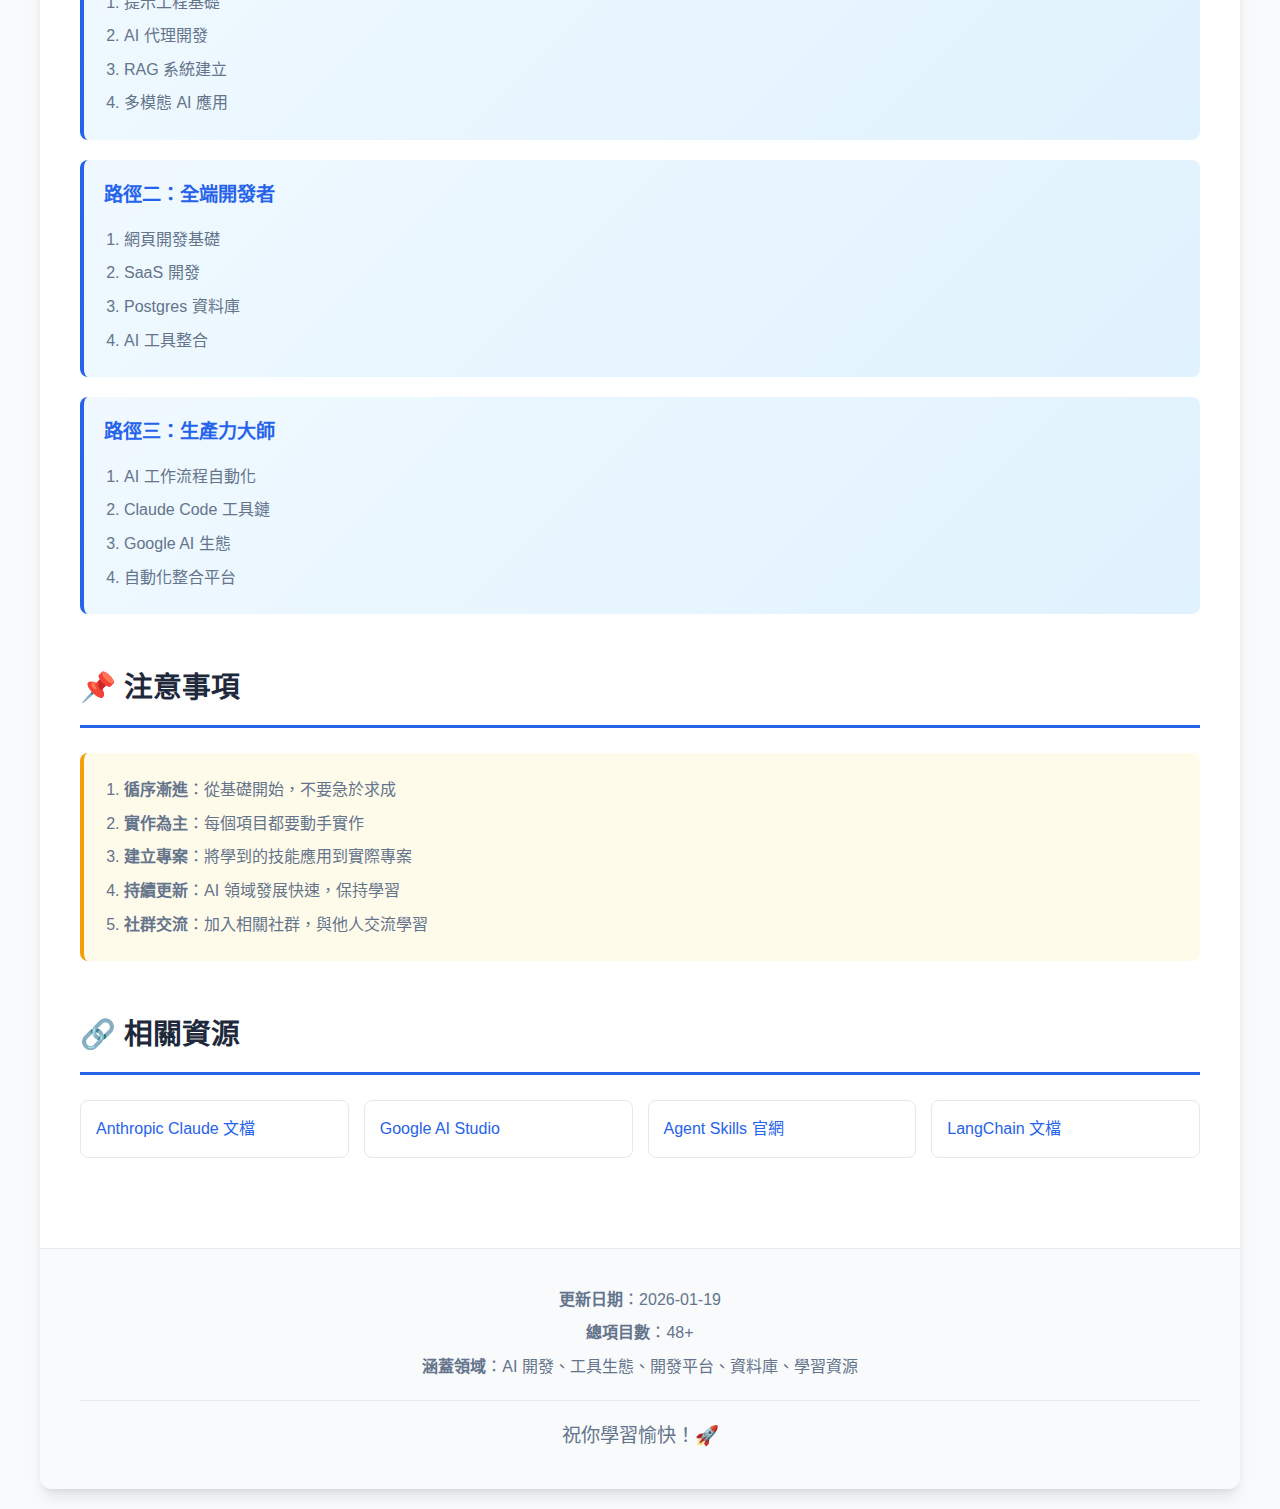
<file: learning-checklist.html>
<!DOCTYPE html>
<html lang="zh-TW">
<head>
    <meta charset="UTF-8">
    <meta name="viewport" content="width=device-width, initial-scale=1.0">
    <title>完整學習清單 | Learning Checklist</title>
    <style>
        * {
            margin: 0;
            padding: 0;
            box-sizing: border-box;
        }

        :root {
            --primary-color: #2563eb;
            --secondary-color: #1e40af;
            --accent-color: #3b82f6;
            --bg-color: #f8fafc;
            --card-bg: #ffffff;
            --text-primary: #1e293b;
            --text-secondary: #64748b;
            --border-color: #e2e8f0;
            --high-priority: #ef4444;
            --medium-priority: #f59e0b;
            --low-priority: #10b981;
            --shadow: 0 1px 3px 0 rgb(0 0 0 / 0.1), 0 1px 2px -1px rgb(0 0 0 / 0.1);
            --shadow-lg: 0 10px 15px -3px rgb(0 0 0 / 0.1), 0 4px 6px -4px rgb(0 0 0 / 0.1);
        }

        body {
            font-family: -apple-system, BlinkMacSystemFont, 'Segoe UI', 'Microsoft JhengHei', 'PingFang TC', sans-serif;
            line-height: 1.6;
            color: var(--text-primary);
            background-color: var(--bg-color);
            padding: 20px;
        }

        .container {
            max-width: 1200px;
            margin: 0 auto;
            background: var(--card-bg);
            border-radius: 12px;
            box-shadow: var(--shadow-lg);
            overflow: hidden;
        }

        header {
            background: linear-gradient(135deg, var(--primary-color) 0%, var(--secondary-color) 100%);
            color: white;
            padding: 40px;
            text-align: center;
        }

        header h1 {
            font-size: 2.5em;
            margin-bottom: 10px;
            font-weight: 700;
        }

        header p {
            font-size: 1.1em;
            opacity: 0.95;
        }

        .stats {
            display: grid;
            grid-template-columns: repeat(auto-fit, minmax(200px, 1fr));
            gap: 20px;
            padding: 30px 40px;
            background: #f1f5f9;
            border-bottom: 1px solid var(--border-color);
        }

        .stat-card {
            background: white;
            padding: 20px;
            border-radius: 8px;
            box-shadow: var(--shadow);
            text-align: center;
        }

        .stat-card h3 {
            color: var(--text-secondary);
            font-size: 0.9em;
            font-weight: 600;
            margin-bottom: 8px;
            text-transform: uppercase;
            letter-spacing: 0.5px;
        }

        .stat-card p {
            color: var(--primary-color);
            font-size: 1.8em;
            font-weight: 700;
        }

        .content {
            padding: 40px;
        }

        .section {
            margin-bottom: 50px;
        }

        .section-header {
            display: flex;
            align-items: center;
            gap: 12px;
            margin-bottom: 25px;
            padding-bottom: 15px;
            border-bottom: 3px solid var(--primary-color);
        }

        .section-header h2 {
            font-size: 1.8em;
            color: var(--text-primary);
            font-weight: 700;
        }

        .section-header .count {
            background: var(--primary-color);
            color: white;
            padding: 4px 12px;
            border-radius: 20px;
            font-size: 0.8em;
            font-weight: 600;
        }

        .learning-item {
            background: white;
            border: 1px solid var(--border-color);
            border-radius: 8px;
            padding: 24px;
            margin-bottom: 20px;
            transition: all 0.3s ease;
        }

        .learning-item:hover {
            box-shadow: var(--shadow-lg);
            transform: translateY(-2px);
        }

        .item-header {
            display: flex;
            align-items: center;
            gap: 12px;
            margin-bottom: 12px;
            flex-wrap: wrap;
        }

        .item-number {
            background: var(--primary-color);
            color: white;
            width: 32px;
            height: 32px;
            border-radius: 50%;
            display: flex;
            align-items: center;
            justify-content: center;
            font-weight: 700;
            font-size: 0.9em;
            flex-shrink: 0;
        }

        .item-title {
            font-size: 1.3em;
            font-weight: 600;
            color: var(--text-primary);
            flex: 1;
        }

        .priority-badge {
            padding: 4px 12px;
            border-radius: 20px;
            font-size: 0.75em;
            font-weight: 700;
            text-transform: uppercase;
            letter-spacing: 0.5px;
        }

        .priority-high {
            background: #fee2e2;
            color: var(--high-priority);
        }

        .priority-medium {
            background: #fef3c7;
            color: #d97706;
        }

        .priority-low {
            background: #d1fae5;
            color: #059669;
        }

        .item-description {
            color: var(--text-secondary);
            margin-bottom: 15px;
            line-height: 1.7;
        }

        .item-details {
            margin-top: 15px;
        }

        .detail-section {
            margin-bottom: 12px;
        }

        .detail-title {
            font-weight: 600;
            color: var(--primary-color);
            margin-bottom: 8px;
            font-size: 0.95em;
        }

        .detail-list {
            list-style: none;
            padding-left: 0;
        }

        .detail-list li {
            padding: 6px 0 6px 24px;
            position: relative;
            color: var(--text-secondary);
        }

        .detail-list li::before {
            content: "→";
            position: absolute;
            left: 0;
            color: var(--primary-color);
            font-weight: 700;
        }

        .path-section {
            background: linear-gradient(135deg, #f0f9ff 0%, #e0f2fe 100%);
            border-left: 4px solid var(--primary-color);
            padding: 20px;
            border-radius: 8px;
            margin-bottom: 20px;
        }

        .path-section h3 {
            color: var(--primary-color);
            margin-bottom: 12px;
            font-size: 1.2em;
        }

        .path-section ol {
            margin-left: 20px;
            color: var(--text-secondary);
        }

        .path-section ol li {
            padding: 4px 0;
        }

        .note-box {
            background: #fffbeb;
            border-left: 4px solid var(--medium-priority);
            padding: 20px;
            border-radius: 8px;
            margin-bottom: 20px;
        }

        .note-box h3 {
            color: #d97706;
            margin-bottom: 12px;
            font-size: 1.2em;
        }

        .note-box ol, .note-box ul {
            margin-left: 20px;
            color: var(--text-secondary);
        }

        .note-box li {
            padding: 4px 0;
        }

        .resource-links {
            display: grid;
            grid-template-columns: repeat(auto-fit, minmax(250px, 1fr));
            gap: 15px;
            margin-top: 20px;
        }

        .resource-link {
            background: white;
            border: 1px solid var(--border-color);
            padding: 15px;
            border-radius: 8px;
            text-decoration: none;
            color: var(--primary-color);
            transition: all 0.3s ease;
            display: block;
        }

        .resource-link:hover {
            background: var(--primary-color);
            color: white;
            transform: translateY(-2px);
            box-shadow: var(--shadow);
        }

        footer {
            background: #f8fafc;
            padding: 30px 40px;
            text-align: center;
            border-top: 1px solid var(--border-color);
            color: var(--text-secondary);
        }

        footer p {
            margin: 8px 0;
        }

        .emoji {
            font-style: normal;
            margin-right: 8px;
        }

        hr {
            border: none;
            border-top: 1px solid var(--border-color);
            margin: 30px 0;
        }

        @media (max-width: 768px) {
            body {
                padding: 10px;
            }

            header {
                padding: 30px 20px;
            }

            header h1 {
                font-size: 1.8em;
            }

            .content {
                padding: 20px;
            }

            .stats {
                padding: 20px;
            }

            .section-header h2 {
                font-size: 1.4em;
            }

            .item-title {
                font-size: 1.1em;
            }
        }

        .toc {
            background: #f8fafc;
            border-radius: 8px;
            padding: 25px;
            margin-bottom: 40px;
        }

        .toc h3 {
            color: var(--primary-color);
            margin-bottom: 15px;
            font-size: 1.3em;
        }

        .toc ul {
            list-style: none;
        }

        .toc ul li {
            padding: 8px 0;
        }

        .toc a {
            color: var(--text-primary);
            text-decoration: none;
            transition: color 0.3s ease;
        }

        .toc a:hover {
            color: var(--primary-color);
        }
    </style>
</head>
<body>
    <div class="container">
        <header>
            <h1>📚 完整學習清單 | Learning Checklist</h1>
            <p>系統化整理你的學習路徑 - 包含 48+ 個學習項目</p>
        </header>

        <div class="stats">
            <div class="stat-card">
                <h3>總學習項目</h3>
                <p>48+</p>
            </div>
            <div class="stat-card">
                <h3>分類數量</h3>
                <p>6 大類</p>
            </div>
            <div class="stat-card">
                <h3>完成率</h3>
                <p>0%</p>
            </div>
        </div>

        <div class="content">
            <!-- Table of Contents -->
            <div class="toc">
                <h3>📑 目錄</h3>
                <ul>
                    <li><a href="#ai-development">🤖 AI 開發與工程 (11 項)</a></li>
                    <li><a href="#claude-tools">🛠️ Claude 工具生態 (9 項)</a></li>
                    <li><a href="#google-ai">🌐 Google AI 生態 (13 項)</a></li>
                    <li><a href="#dev-tools">💻 開發工具與平台 (10 項)</a></li>
                    <li><a href="#database">💾 資料庫與後端 (1 項)</a></li>
                    <li><a href="#online-learning">📚 線上學習平台 (1 項)</a></li>
                    <li><a href="#other">🚀 其他工具與專案 (3 項)</a></li>
                    <li><a href="#learning-suggestions">📋 學習建議</a></li>
                    <li><a href="#learning-paths">🎯 學習路徑建議</a></li>
                </ul>
            </div>

            <!-- AI Development Section -->
            <div class="section" id="ai-development">
                <div class="section-header">
                    <h2><span class="emoji">🤖</span>AI 開發與工程</h2>
                    <span class="count">11 項</span>
                </div>

                <!-- Item 1 -->
                <div class="learning-item">
                    <div class="item-header">
                        <div class="item-number">1</div>
                        <div class="item-title">學習 AI 代理 (AI Agents)</div>
                        <span class="priority-badge priority-high">⭐ High</span>
                    </div>
                    <div class="item-description">
                        使用 LangGraph、AutoGen 和 CrewAI 等平台建立多代理系統，完成需要推理、協調和記憶的複雜任務。
                    </div>
                    <div class="item-details">
                        <div class="detail-section">
                            <div class="detail-title">學習重點：</div>
                            <ul class="detail-list">
                                <li>LangGraph 有狀態多代理應用</li>
                                <li>AutoGen 多代理對話框架</li>
                                <li>CrewAI 角色協作框架</li>
                                <li>Agent Skills 技能系統</li>
                            </ul>
                        </div>
                    </div>
                </div>

                <!-- Item 2 -->
                <div class="learning-item">
                    <div class="item-header">
                        <div class="item-number">2</div>
                        <div class="item-title">學習 AI 工作流程自動化 (AI Workflow Automation)</div>
                        <span class="priority-badge priority-high">⭐ High</span>
                    </div>
                    <div class="item-description">
                        使用 AI 工具自動化日常工作流程，整合 Notion、ClickUp、Zapier 和 Asana 等平台。
                    </div>
                    <div class="item-details">
                        <div class="detail-section">
                            <div class="detail-title">應用場景：</div>
                            <ul class="detail-list">
                                <li>文件處理與智能分類</li>
                                <li>郵件自動回覆</li>
                                <li>資料擷取與格式化</li>
                                <li>報告自動生成</li>
                            </ul>
                        </div>
                    </div>
                </div>

                <!-- Item 3 -->
                <div class="learning-item">
                    <div class="item-header">
                        <div class="item-number">3</div>
                        <div class="item-title">學習多模態 AI (Multimodal AI)</div>
                        <span class="priority-badge priority-medium">⭐ Medium</span>
                    </div>
                    <div class="item-description">
                        探索能夠處理文本、圖像、音訊、視訊等多種資料類型的 AI 模型。
                    </div>
                    <div class="item-details">
                        <div class="detail-section">
                            <div class="detail-title">代表模型：</div>
                            <ul class="detail-list">
                                <li>GPT-4V (OpenAI)</li>
                                <li>Claude 3 (Anthropic)</li>
                                <li>Gemini (Google)</li>
                                <li>DALL-E 3</li>
                            </ul>
                        </div>
                    </div>
                </div>

                <!-- Item 4 -->
                <div class="learning-item">
                    <div class="item-header">
                        <div class="item-number">4</div>
                        <div class="item-title">學習 AI 工具堆疊 (AI Tool Stacking)</div>
                        <span class="priority-badge priority-medium">⭐ Medium</span>
                    </div>
                    <div class="item-description">
                        整合多個 AI 工具和平台，建立跨任務的自訂工作流程。
                    </div>
                    <div class="item-details">
                        <div class="detail-section">
                            <div class="detail-title">常見組合：</div>
                            <ul class="detail-list">
                                <li>Notion + Claude</li>
                                <li>Zapier + ChatGPT</li>
                                <li>Airtable + Make</li>
                            </ul>
                        </div>
                    </div>
                </div>

                <!-- Item 5 -->
                <div class="learning-item">
                    <div class="item-header">
                        <div class="item-number">5</div>
                        <div class="item-title">學習 AI 影片內容生成</div>
                        <span class="priority-badge priority-medium">⭐ Medium</span>
                    </div>
                    <div class="item-description">
                        使用 AI 工具進行影片創作，從腳本到成品的完整流程。
                    </div>
                    <div class="item-details">
                        <div class="detail-section">
                            <div class="detail-title">主要工具：</div>
                            <ul class="detail-list">
                                <li>Runway ML、Pika Labs</li>
                                <li>D-ID、Synthesia</li>
                                <li>ElevenLabs (配音)</li>
                            </ul>
                        </div>
                    </div>
                </div>

                <!-- Item 6 -->
                <div class="learning-item">
                    <div class="item-header">
                        <div class="item-number">6</div>
                        <div class="item-title">學習微調與 AI 助手 (Fine-Tuning and AI Assistants)</div>
                        <span class="priority-badge priority-medium">⭐ Medium</span>
                    </div>
                    <div class="item-description">
                        使用 GPT Builder、Hugging Face 和 Cohere 建立特定領域的 AI 助手。
                    </div>
                    <div class="item-details">
                        <div class="detail-section">
                            <div class="detail-title">平台：</div>
                            <ul class="detail-list">
                                <li>GPT Builder</li>
                                <li>Hugging Face</li>
                                <li>Cohere</li>
                                <li>Together AI</li>
                            </ul>
                        </div>
                    </div>
                </div>

                <!-- Item 7 -->
                <div class="learning-item">
                    <div class="item-header">
                        <div class="item-number">7</div>
                        <div class="item-title">學習語音 AI 與虛擬化身 (Voice AI and Avatars)</div>
                        <span class="priority-badge priority-low">⭐ Low</span>
                    </div>
                    <div class="item-description">
                        探索語音合成、語音克隆和虛擬化身技術。
                    </div>
                    <div class="item-details">
                        <div class="detail-section">
                            <div class="detail-title">技術：</div>
                            <ul class="detail-list">
                                <li>TTS (Text-to-Speech)</li>
                                <li>語音克隆</li>
                                <li>虛擬化身生成</li>
                            </ul>
                        </div>
                    </div>
                </div>

                <!-- Item 8 -->
                <div class="learning-item">
                    <div class="item-header">
                        <div class="item-number">8</div>
                        <div class="item-title">學習提示工程 (Prompt Engineering)</div>
                        <span class="priority-badge priority-high">⭐ High</span>
                    </div>
                    <div class="item-description">
                        掌握與 AI 模型溝通的藝術，撰寫有效的提示詞。
                    </div>
                    <div class="item-details">
                        <div class="detail-section">
                            <div class="detail-title">核心原則：</div>
                            <ul class="detail-list">
                                <li>清晰明確</li>
                                <li>提供上下文</li>
                                <li>結構化 (XML/Markdown)</li>
                                <li>範例導向</li>
                            </ul>
                        </div>
                        <div class="detail-section">
                            <div class="detail-title">框架：</div>
                            <ul class="detail-list">
                                <li>RICE、PASEC、RTF</li>
                            </ul>
                        </div>
                    </div>
                </div>

                <!-- Item 9 -->
                <div class="learning-item">
                    <div class="item-header">
                        <div class="item-number">9</div>
                        <div class="item-title">學習檢索增強生成 (RAG)</div>
                        <span class="priority-badge priority-high">⭐ High</span>
                    </div>
                    <div class="item-description">
                        結合資料檢索和生成式 AI，建立更準確的應用。
                    </div>
                    <div class="item-details">
                        <div class="detail-section">
                            <div class="detail-title">核心組件：</div>
                            <ul class="detail-list">
                                <li>文檔載入與分割</li>
                                <li>向量化與向量資料庫</li>
                                <li>檢索器與生成器</li>
                            </ul>
                        </div>
                        <div class="detail-section">
                            <div class="detail-title">工具：</div>
                            <ul class="detail-list">
                                <li>LangChain、LlamaIndex</li>
                                <li>Chroma、FAISS</li>
                            </ul>
                        </div>
                    </div>
                </div>

                <!-- Item 10 -->
                <div class="learning-item">
                    <div class="item-header">
                        <div class="item-number">10</div>
                        <div class="item-title">學習 AI 開發新標準（AGENTS.md）</div>
                        <span class="priority-badge priority-medium">⭐ Medium</span>
                    </div>
                    <div class="item-description">
                        掌握 AI 開發的 DDD (Domain-Driven Design) 範本模板。
                    </div>
                </div>

                <!-- Item 11 -->
                <div class="learning-item">
                    <div class="item-header">
                        <div class="item-number">11</div>
                        <div class="item-title">學習 AI 編碼工具代理模式</div>
                        <span class="priority-badge priority-medium">⭐ Medium</span>
                    </div>
                    <div class="item-description">
                        探索 OpenCode、Claude Code 和 Gemini CLI 的代理模式開發。
                    </div>
                </div>
            </div>

            <!-- Claude Tools Section -->
            <div class="section" id="claude-tools">
                <div class="section-header">
                    <h2><span class="emoji">🛠️</span>Claude 工具生態</h2>
                    <span class="count">9 項</span>
                </div>

                <!-- Items 12-20 -->
                <div class="learning-item">
                    <div class="item-header">
                        <div class="item-number">12</div>
                        <div class="item-title">學習 Claude Code 生產力工具與技巧</div>
                        <span class="priority-badge priority-high">⭐ High</span>
                    </div>
                    <div class="item-description">
                        掌握 Claude Code 的進階功能，包括權限管理、插件使用等。
                    </div>
                    <div class="item-details">
                        <div class="detail-section">
                            <div class="detail-title">核心功能：</div>
                            <ul class="detail-list">
                                <li>自動化編碼</li>
                                <li>智能重構</li>
                                <li>Git 整合</li>
                            </ul>
                        </div>
                        <div class="detail-section">
                            <div class="detail-title">省時技巧：</div>
                            <ul class="detail-list">
                                <li>--dangerously-skip-permissions 跳過權限</li>
                                <li>code-simplifier Agent</li>
                                <li>Ralph-Wiggum Loop</li>
                            </ul>
                        </div>
                    </div>
                </div>

                <div class="learning-item">
                    <div class="item-header">
                        <div class="item-number">13</div>
                        <div class="item-title">學習 Claude Code code-simplifier Agent</div>
                        <span class="priority-badge priority-medium">⭐ Medium</span>
                    </div>
                    <div class="item-description">
                        使用代碼簡化代理自動優化和清理程式碼。
                    </div>
                </div>

                <div class="learning-item">
                    <div class="item-header">
                        <div class="item-number">14</div>
                        <div class="item-title">學習 n8n + Claude Code 整合</div>
                        <span class="priority-badge priority-medium">⭐ Medium</span>
                    </div>
                    <div class="item-description">
                        結合 n8n 自動化工具和 Claude Code 創造強大工作流程。
                    </div>
                </div>

                <div class="learning-item">
                    <div class="item-header">
                        <div class="item-number">15</div>
                        <div class="item-title">學習 Claude Speech-to-text 插件</div>
                        <span class="priority-badge priority-low">⭐ Low</span>
                    </div>
                    <div class="item-description">
                        為 Claude Code 添加語音輸入功能。
                    </div>
                </div>

                <div class="learning-item">
                    <div class="item-header">
                        <div class="item-number">16</div>
                        <div class="item-title">學習 Claude Code 全自動生活管理系統案例</div>
                        <span class="priority-badge priority-low">⭐ Low</span>
                    </div>
                    <div class="item-description">
                        參考 Molly Cantillon 的案例，用 Claude Code 打造全自動生活管理系統。
                    </div>
                </div>

                <div class="learning-item">
                    <div class="item-header">
                        <div class="item-number">17</div>
                        <div class="item-title">學習 Claude Code 之父 Boris 的 AI 編程方法論</div>
                        <span class="priority-badge priority-high">⭐ High</span>
                    </div>
                    <div class="item-description">
                        學習 Boris 在 30 天內完全依靠 AI 完成編程工作的方法。
                    </div>
                    <div class="item-details">
                        <div class="detail-section">
                            <div class="detail-title">五個核心心法：</div>
                            <ul class="detail-list">
                                <li>壓榨並發能力</li>
                                <li>打造團隊大腦</li>
                                <li>極致自動化</li>
                                <li>慢即是快</li>
                                <li>讓 AI 持續學習</li>
                            </ul>
                        </div>
                    </div>
                </div>

                <div class="learning-item">
                    <div class="item-header">
                        <div class="item-number">18</div>
                        <div class="item-title">學習 Claude Code 手機版操作與 GitHub 整合</div>
                        <span class="priority-badge priority-medium">⭐ Medium</span>
                    </div>
                    <div class="item-description">
                        在手機上使用 Claude Code 進行編碼。
                    </div>
                </div>

                <div class="learning-item">
                    <div class="item-header">
                        <div class="item-number">19</div>
                        <div class="item-title">學習 Claude Code 長時間運行技巧 (Ralph-Wiggum + Stop Hook)</div>
                        <span class="priority-badge priority-medium">⭐ Medium</span>
                    </div>
                    <div class="item-description">
                        讓 Claude Code 連續運行超過一天。
                    </div>
                </div>

                <div class="learning-item">
                    <div class="item-header">
                        <div class="item-number">20</div>
                        <div class="item-title">學習 Ralph Wiggum Loop - 5行程式碼革命AI編程</div>
                        <span class="priority-badge priority-high">⭐ High</span>
                    </div>
                    <div class="item-description">
                        讓 AI 持續迭代直到任務完成，無需人類干預。
                    </div>
                </div>
            </div>

            <!-- Google AI Section -->
            <div class="section" id="google-ai">
                <div class="section-header">
                    <h2><span class="emoji">🌐</span>Google AI 生態</h2>
                    <span class="count">13 項</span>
                </div>

                <!-- Items 21-33 -->
                <div class="learning-item">
                    <div class="item-header">
                        <div class="item-number">21</div>
                        <div class="item-title">Google GenTabs AI 工具</div>
                        <span class="priority-badge priority-low">⭐ Low</span>
                    </div>
                    <div class="item-description">
                        探索 Google 的智能標籤管理工具。
                    </div>
                </div>

                <div class="learning-item">
                    <div class="item-header">
                        <div class="item-number">22</div>
                        <div class="item-title">Gemini Voice AI Building</div>
                        <span class="priority-badge priority-medium">⭐ Medium</span>
                    </div>
                    <div class="item-description">
                        學習使用 Gemini 的語音 AI 功能進行應用開發。
                    </div>
                </div>

                <div class="learning-item">
                    <div class="item-header">
                        <div class="item-number">23</div>
                        <div class="item-title">學習 Google CC AI 生產力助理</div>
                        <span class="priority-badge priority-medium">⭐ Medium</span>
                    </div>
                    <div class="item-description">
                        使用 Google CC AI 提升日常工作效率。
                    </div>
                </div>

                <div class="learning-item">
                    <div class="item-header">
                        <div class="item-number">24</div>
                        <div class="item-title">學習 Google Skills 職場技能培訓課程</div>
                        <span class="priority-badge priority-low">⭐ Low</span>
                    </div>
                    <div class="item-description">
                        透過 Google Skills 平台學習職場技能。
                    </div>
                    <div class="item-details">
                        <div class="detail-section">
                            <div class="detail-title">課程類別：</div>
                            <ul class="detail-list">
                                <li>數位行銷</li>
                                <li>資料分析</li>
                                <li>專案管理</li>
                                <li>程式設計</li>
                            </ul>
                        </div>
                    </div>
                </div>

                <div class="learning-item">
                    <div class="item-header">
                        <div class="item-number">25</div>
                        <div class="item-title">學習取得 Google Gemini API 金鑰</div>
                        <span class="priority-badge priority-high">⭐ High</span>
                    </div>
                    <div class="item-description">
                        5 個步驟免費取得 API 金鑰。
                    </div>
                </div>

                <div class="learning-item">
                    <div class="item-header">
                        <div class="item-number">26</div>
                        <div class="item-title">學習 Google Learn Your Way（個人化 AI 學習工具）</div>
                        <span class="priority-badge priority-medium">⭐ Medium</span>
                    </div>
                    <div class="item-description">
                        提供 5 種不同的個人化學習形式。
                    </div>
                    <div class="item-details">
                        <div class="detail-section">
                            <div class="detail-title">學習形式：</div>
                            <ul class="detail-list">
                                <li>互動式文字</li>
                                <li>對話式音訊</li>
                                <li>互動式簡報</li>
                                <li>心智圖</li>
                                <li>個人化筆記</li>
                            </ul>
                        </div>
                    </div>
                </div>

                <div class="learning-item">
                    <div class="item-header">
                        <div class="item-number">27</div>
                        <div class="item-title">學習用 AI + GAS 自動化生成 Google 表單</div>
                        <span class="priority-badge priority-medium">⭐ Medium</span>
                    </div>
                    <div class="item-description">
                        3 分鐘內建立完整的 Google 表單。
                    </div>
                </div>

                <div class="learning-item">
                    <div class="item-header">
                        <div class="item-number">28</div>
                        <div class="item-title">學習 mite.now 部署工具</div>
                        <span class="priority-badge priority-low">⭐ Low</span>
                    </div>
                    <div class="item-description">
                        一鍵部署 Google AI Studio 專案。
                    </div>
                </div>

                <div class="learning-item">
                    <div class="item-header">
                        <div class="item-number">29</div>
                        <div class="item-title">學習用 GPT-SoVITS + Google Antigravity 實現 AI 語音克隆</div>
                        <span class="priority-badge priority-medium">⭐ Medium</span>
                    </div>
                    <div class="item-description">
                        高品質 AI 語音克隆技術。
                    </div>
                </div>

                <div class="learning-item">
                    <div class="item-header">
                        <div class="item-number">30</div>
                        <div class="item-title">學習 Gemini 提示設計全攻略</div>
                        <span class="priority-badge priority-high">⭐ High</span>
                    </div>
                    <div class="item-description">
                        掌握 Gemini 提示設計的核心技巧。
                    </div>
                    <div class="item-details">
                        <div class="detail-section">
                            <div class="detail-title">專屬技巧：</div>
                            <ul class="detail-list">
                                <li>Role、Instruction、Context、Task 結構</li>
                                <li>XML/Markdown 標籤</li>
                                <li>要求先思考再回答</li>
                            </ul>
                        </div>
                    </div>
                </div>

                <div class="learning-item">
                    <div class="item-header">
                        <div class="item-number">31</div>
                        <div class="item-title">學習 Gemini PASEC Prompt 框架</div>
                        <span class="priority-badge priority-medium">⭐ Medium</span>
                    </div>
                    <div class="item-description">
                        專為 Gemini 設計的提示詞框架。
                    </div>
                    <div class="item-details">
                        <div class="detail-section">
                            <div class="detail-title">PASEC：</div>
                            <ul class="detail-list">
                                <li>Purpose (目的)</li>
                                <li>Audience (受眾)</li>
                                <li>Style (風格)</li>
                                <li>Examples (範例)</li>
                                <li>Constraints (限制)</li>
                            </ul>
                        </div>
                    </div>
                </div>

                <div class="learning-item">
                    <div class="item-header">
                        <div class="item-number">32</div>
                        <div class="item-title">學習 Gemini Canvas 部署到 Zeabur</div>
                        <span class="priority-badge priority-low">⭐ Low</span>
                    </div>
                    <div class="item-description">
                        將設計工具部署到雲端平台。
                    </div>
                </div>

                <div class="learning-item">
                    <div class="item-header">
                        <div class="item-number">33</div>
                        <div class="item-title">學習 NotebookLM 圖檔文字修正技巧 (Gemini + Canva)</div>
                        <span class="priority-badge priority-low">⭐ Low</span>
                    </div>
                    <div class="item-description">
                        修正 AI 生成圖片中的文字錯誤。
                    </div>
                </div>
            </div>

            <!-- Dev Tools Section -->
            <div class="section" id="dev-tools">
                <div class="section-header">
                    <h2><span class="emoji">💻</span>開發工具與平台</h2>
                    <span class="count">10 項</span>
                </div>

                <!-- Items 34-43 -->
                <div class="learning-item">
                    <div class="item-header">
                        <div class="item-number">34</div>
                        <div class="item-title">學習網頁開發路線圖</div>
                        <span class="priority-badge priority-high">⭐ High</span>
                    </div>
                    <div class="item-description">
                        完整的前端到全端開發學習路徑。
                    </div>
                    <div class="item-details">
                        <div class="detail-section">
                            <div class="detail-title">學習階段：</div>
                            <ul class="detail-list">
                                <li>前端基礎：HTML5、CSS3、JavaScript</li>
                                <li>前端框架：React、Vue.js</li>
                                <li>後端開發：Node.js、Express、資料庫</li>
                                <li>進階技能：TypeScript、GraphQL、Docker</li>
                            </ul>
                        </div>
                    </div>
                </div>

                <div class="learning-item">
                    <div class="item-header">
                        <div class="item-number">35</div>
                        <div class="item-title">學習 SaaS 開發 (SaaS Development)</div>
                        <span class="priority-badge priority-high">⭐ High</span>
                    </div>
                    <div class="item-description">
                        建立可擴展的軟體即服務應用。
                    </div>
                    <div class="item-details">
                        <div class="detail-section">
                            <div class="detail-title">技術棧：</div>
                            <ul class="detail-list">
                                <li>前端：React、Next.js、Tailwind CSS</li>
                                <li>後端：Node.js、PostgreSQL</li>
                                <li>DevOps：Docker、Kubernetes</li>
                            </ul>
                        </div>
                    </div>
                </div>

                <div class="learning-item">
                    <div class="item-header">
                        <div class="item-number">36</div>
                        <div class="item-title">學習 Vibe Kanban (BloopAI)</div>
                        <span class="priority-badge priority-low">⭐ Low</span>
                    </div>
                    <div class="item-description">
                        AI 增強的看板工具。
                    </div>
                </div>

                <div class="learning-item">
                    <div class="item-header">
                        <div class="item-number">37</div>
                        <div class="item-title">學習 Makerworld 3D 模型平台</div>
                        <span class="priority-badge priority-low">⭐ Low</span>
                    </div>
                    <div class="item-description">
                        3D 模型分享社群。
                    </div>
                </div>

                <div class="learning-item">
                    <div class="item-header">
                        <div class="item-number">38</div>
                        <div class="item-title">學習 Wave Terminal 開源終端機</div>
                        <span class="priority-badge priority-medium">⭐ Medium</span>
                    </div>
                    <div class="item-description">
                        現代化的終端機工具。
                    </div>
                </div>

                <div class="learning-item">
                    <div class="item-header">
                        <div class="item-number">39</div>
                        <div class="item-title">學習 Edge TTS Text-to-Speech 工具</div>
                        <span class="priority-badge priority-low">⭐ Low</span>
                    </div>
                    <div class="item-description">
                        微軟高品質語音合成。
                    </div>
                </div>

                <div class="learning-item">
                    <div class="item-header">
                        <div class="item-number">40</div>
                        <div class="item-title">學習 Airtable + N8N + Lovable 自動化整合</div>
                        <span class="priority-badge priority-medium">⭐ Medium</span>
                    </div>
                    <div class="item-description">
                        建立強大的自動化工作流程。
                    </div>
                </div>

                <div class="learning-item">
                    <div class="item-header">
                        <div class="item-number">41</div>
                        <div class="item-title">學習 Lifeforge 自架生活管理系統</div>
                        <span class="priority-badge priority-low">⭐ Low</span>
                    </div>
                    <div class="item-description">
                        建立開源生活管理系統。
                    </div>
                </div>

                <div class="learning-item">
                    <div class="item-header">
                        <div class="item-number">42</div>
                        <div class="item-title">學習圖片型 PDF 轉 TXT 工具</div>
                        <span class="priority-badge priority-low">⭐ Low</span>
                    </div>
                    <div class="item-description">
                        使用 OCR 技術提取文字。
                    </div>
                </div>

                <div class="learning-item">
                    <div class="item-header">
                        <div class="item-number">43</div>
                        <div class="item-title">學習 YouTube Link Grabber Chrome 擴充功能</div>
                        <span class="priority-badge priority-low">⭐ Low</span>
                    </div>
                    <div class="item-description">
                        快速收集 YouTube 影片連結。
                    </div>
                </div>
            </div>

            <!-- Database Section -->
            <div class="section" id="database">
                <div class="section-header">
                    <h2><span class="emoji">💾</span>資料庫與後端</h2>
                    <span class="count">1 項</span>
                </div>

                <div class="learning-item">
                    <div class="item-header">
                        <div class="item-number">44</div>
                        <div class="item-title">學習 Postgres 資料庫入門課程</div>
                        <span class="priority-badge priority-high">⭐ High</span>
                    </div>
                    <div class="item-description">
                        掌握 PostgreSQL 資料庫系統。
                    </div>
                    <div class="item-details">
                        <div class="detail-section">
                            <div class="detail-title">課程內容：</div>
                            <ul class="detail-list">
                                <li>基礎篇：SQL 語法、表格關聯</li>
                                <li>進階篇：索引優化、視圖、觸發器</li>
                                <li>實戰篇：備份還原、效能調優</li>
                            </ul>
                        </div>
                    </div>
                </div>
            </div>

            <!-- Online Learning Section -->
            <div class="section" id="online-learning">
                <div class="section-header">
                    <h2><span class="emoji">📚</span>線上學習平台</h2>
                    <span class="count">1 項</span>
                </div>

                <div class="learning-item">
                    <div class="item-header">
                        <div class="item-number">45</div>
                        <div class="item-title">學習台大開放式課程</div>
                        <span class="priority-badge priority-medium">⭐ Medium</span>
                    </div>
                    <div class="item-description">
                        探索台灣大學免費線上課程。
                    </div>
                    <div class="item-details">
                        <div class="detail-section">
                            <div class="detail-title">推薦課程：</div>
                            <ul class="detail-list">
                                <li>計算機程式設計（葉丙成）</li>
                                <li>機器學習基石（林軒田）</li>
                                <li>資料結構與演算法</li>
                            </ul>
                        </div>
                    </div>
                </div>
            </div>

            <!-- Other Section -->
            <div class="section" id="other">
                <div class="section-header">
                    <h2><span class="emoji">🚀</span>其他工具與專案</h2>
                    <span class="count">3 項</span>
                </div>

                <div class="learning-item">
                    <div class="item-header">
                        <div class="item-number">46</div>
                        <div class="item-title">AI 工作流實測：Stitch → Gemini 3 → Antigravity → Vercel</div>
                        <span class="priority-badge priority-medium">⭐ Medium</span>
                    </div>
                    <div class="item-description">
                        打造光速部署流程。
                    </div>
                    <div class="item-details">
                        <div class="detail-section">
                            <div class="detail-title">工作流程：</div>
                            <ul class="detail-list">
                                <li>Stitch：組合輸入</li>
                                <li>Gemini 3：規劃架構</li>
                                <li>Antigravity：執行開發</li>
                                <li>Vercel：自動部署</li>
                            </ul>
                        </div>
                    </div>
                </div>

                <div class="learning-item">
                    <div class="item-header">
                        <div class="item-number">47</div>
                        <div class="item-title">學習 Napkin AI 文字轉圖表工具</div>
                        <span class="priority-badge priority-low">⭐ Low</span>
                    </div>
                    <div class="item-description">
                        快速將文字轉換為視覺化圖表。
                    </div>
                </div>

                <div class="learning-item">
                    <div class="item-header">
                        <div class="item-number">48</div>
                        <div class="item-title">學習 VideoCaptioner 卡卡字幕助手</div>
                        <span class="priority-badge priority-low">⭐ Low</span>
                    </div>
                    <div class="item-description">
                        自動為影片添加字幕。
                    </div>
                </div>
            </div>

            <!-- Learning Suggestions -->
            <div class="section" id="learning-suggestions">
                <div class="section-header">
                    <h2><span class="emoji">📋</span>學習建議</h2>
                </div>

                <div class="note-box">
                    <h3>優先學習（High Priority）</h3>
                    <ol>
                        <li>AI 代理 (AI Agents)</li>
                        <li>AI 工作流程自動化</li>
                        <li>提示工程 (Prompt Engineering)</li>
                        <li>檢索增強生成 (RAG)</li>
                        <li>Claude Code 生產力工具</li>
                        <li>Gemini 提示設計全攻略</li>
                        <li>網頁開發路線圖</li>
                        <li>SaaS 開發</li>
                        <li>Postgres 資料庫</li>
                    </ol>
                </div>

                <div class="path-section">
                    <h3>進階學習（Medium Priority）</h3>
                    <ul>
                        <li>多模態 AI</li>
                        <li>Claude Code 相關工具</li>
                        <li>Google AI 生態系統工具</li>
                        <li>自動化整合工具</li>
                    </ul>
                </div>

                <div class="path-section">
                    <h3>探索學習（Low Priority）</h3>
                    <ul>
                        <li>各種輔助工具和平台</li>
                        <li>特定應用場景工具</li>
                    </ul>
                </div>
            </div>

            <!-- Learning Paths -->
            <div class="section" id="learning-paths">
                <div class="section-header">
                    <h2><span class="emoji">🎯</span>學習路徑建議</h2>
                </div>

                <div class="path-section">
                    <h3>路徑一：AI 開發工程師</h3>
                    <ol>
                        <li>提示工程基礎</li>
                        <li>AI 代理開發</li>
                        <li>RAG 系統建立</li>
                        <li>多模態 AI 應用</li>
                    </ol>
                </div>

                <div class="path-section">
                    <h3>路徑二：全端開發者</h3>
                    <ol>
                        <li>網頁開發基礎</li>
                        <li>SaaS 開發</li>
                        <li>Postgres 資料庫</li>
                        <li>AI 工具整合</li>
                    </ol>
                </div>

                <div class="path-section">
                    <h3>路徑三：生產力大師</h3>
                    <ol>
                        <li>AI 工作流程自動化</li>
                        <li>Claude Code 工具鏈</li>
                        <li>Google AI 生態</li>
                        <li>自動化整合平台</li>
                    </ol>
                </div>
            </div>

            <!-- Notes -->
            <div class="section">
                <div class="section-header">
                    <h2><span class="emoji">📌</span>注意事項</h2>
                </div>

                <div class="note-box">
                    <ol>
                        <li><strong>循序漸進</strong>：從基礎開始，不要急於求成</li>
                        <li><strong>實作為主</strong>：每個項目都要動手實作</li>
                        <li><strong>建立專案</strong>：將學到的技能應用到實際專案</li>
                        <li><strong>持續更新</strong>：AI 領域發展快速，保持學習</li>
                        <li><strong>社群交流</strong>：加入相關社群，與他人交流學習</li>
                    </ol>
                </div>
            </div>

            <!-- Resources -->
            <div class="section">
                <div class="section-header">
                    <h2><span class="emoji">🔗</span>相關資源</h2>
                </div>

                <div class="resource-links">
                    <a href="https://docs.claude.com" class="resource-link" target="_blank">Anthropic Claude 文檔</a>
                    <a href="https://aistudio.google.com" class="resource-link" target="_blank">Google AI Studio</a>
                    <a href="https://agentskills.io" class="resource-link" target="_blank">Agent Skills 官網</a>
                    <a href="https://python.langchain.com" class="resource-link" target="_blank">LangChain 文檔</a>
                </div>
            </div>
        </div>

        <footer>
            <p><strong>更新日期</strong>：2026-01-19</p>
            <p><strong>總項目數</strong>：48+</p>
            <p><strong>涵蓋領域</strong>：AI 開發、工具生態、開發平台、資料庫、學習資源</p>
            <hr style="margin: 20px 0;">
            <p style="font-size: 1.2em;">祝你學習愉快！🚀</p>
        </footer>
    </div>

    <script>
        // Smooth scrolling for navigation links
        document.querySelectorAll('a[href^="#"]').forEach(anchor => {
            anchor.addEventListener('click', function (e) {
                e.preventDefault();
                const target = document.querySelector(this.getAttribute('href'));
                if (target) {
                    target.scrollIntoView({
                        behavior: 'smooth',
                        block: 'start'
                    });
                }
            });
        });

        // Add animation on scroll
        const observerOptions = {
            threshold: 0.1,
            rootMargin: '0px 0px -50px 0px'
        };

        const observer = new IntersectionObserver((entries) => {
            entries.forEach(entry => {
                if (entry.isIntersecting) {
                    entry.target.style.opacity = '1';
                    entry.target.style.transform = 'translateY(0)';
                }
            });
        }, observerOptions);

        document.querySelectorAll('.learning-item').forEach(item => {
            item.style.opacity = '0';
            item.style.transform = 'translateY(20px)';
            item.style.transition = 'opacity 0.5s ease, transform 0.5s ease';
            observer.observe(item);
        });

        // Print statistics
        console.log('Learning Checklist loaded successfully!');
        console.log('Total items: 48+');
        console.log('Categories: 6');
    </script>
</body>
</html>
</file>
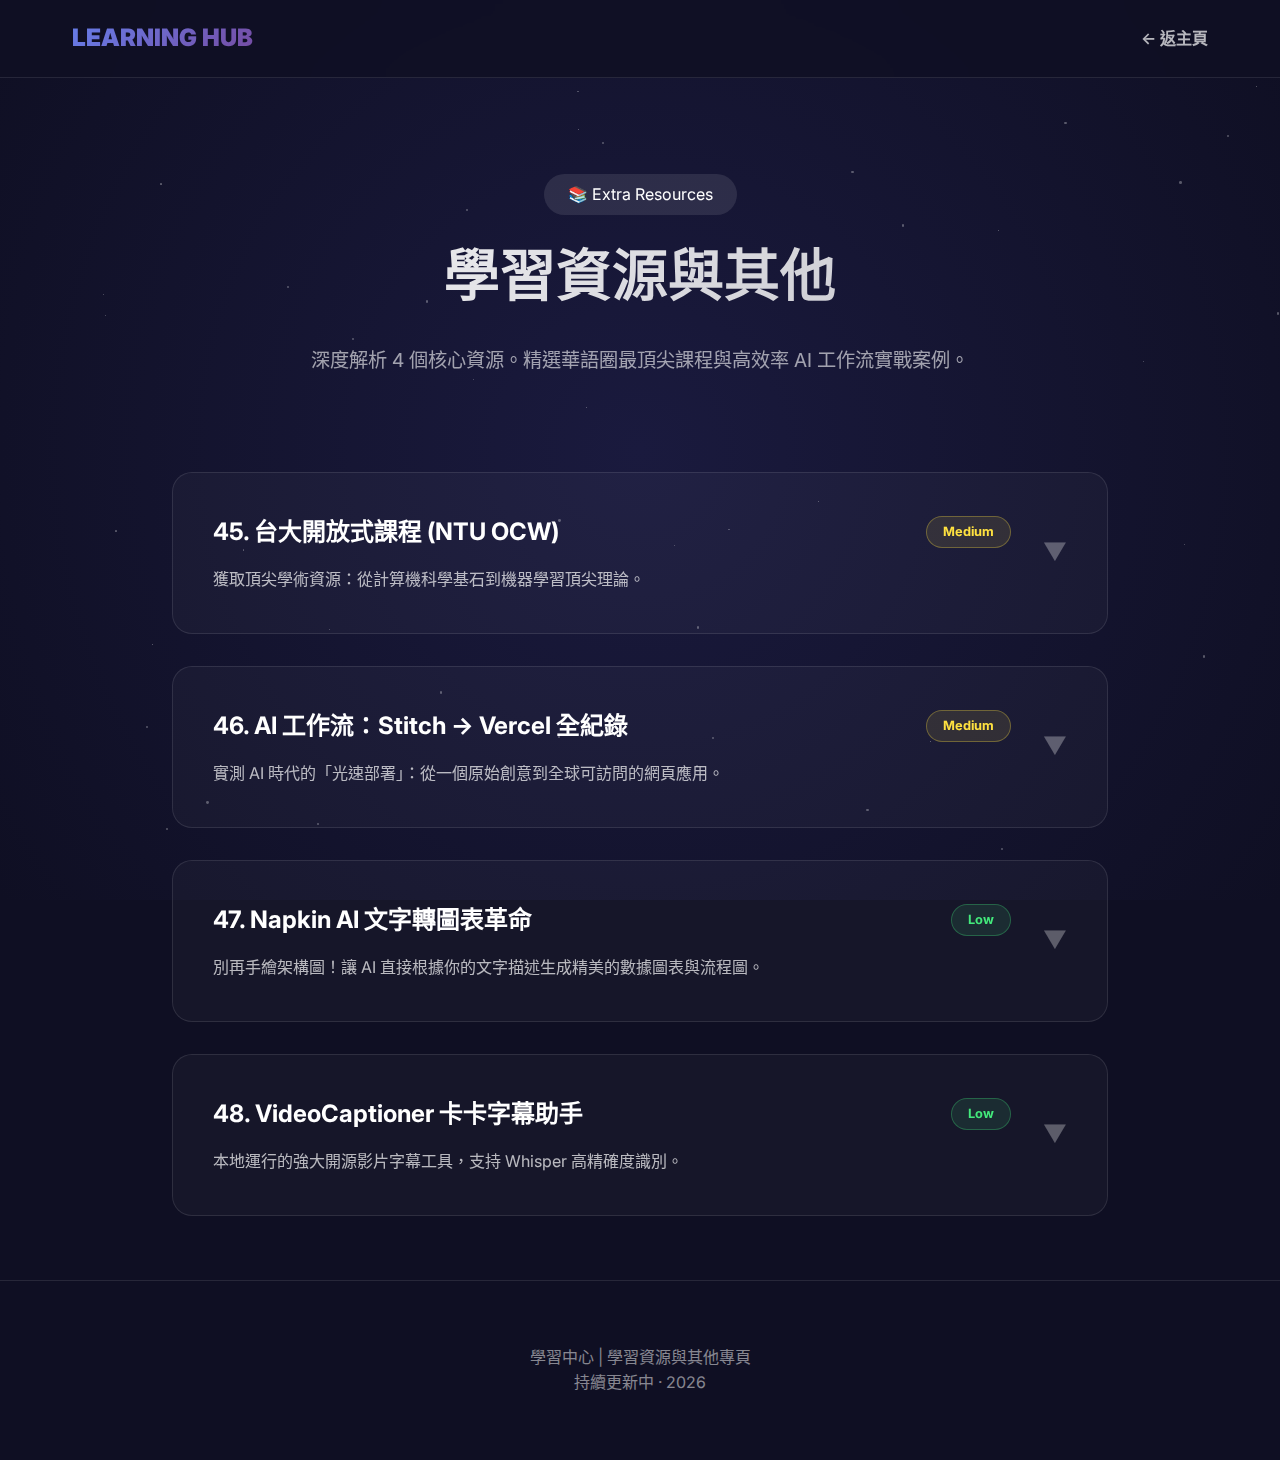
<file: learning-resources.html>
<!DOCTYPE html>
<html lang="zh-HK">

<head>
    <meta charset="UTF-8">
    <meta name="viewport" content="width=device-width, initial-scale=1.0">
    <title>學習資源與其他 | 學習中心</title>
    <link href="https://fonts.googleapis.com/css2?family=Inter:wght@300;400;600;700;800;900&display=swap"
        rel="stylesheet">
    <link rel="stylesheet" href="shared-styles.css">
    <style>
        .priority-high {
            background: rgba(245, 87, 108, 0.2);
            color: #f5576c;
            border: 1px solid rgba(245, 87, 108, 0.3);
            padding: 0.3rem 1rem;
            border-radius: 50px;
            font-size: 0.8rem;
            font-weight: 700;
        }

        .priority-medium {
            background: rgba(254, 225, 64, 0.1);
            color: #fee140;
            border: 1px solid rgba(254, 225, 64, 0.3);
            padding: 0.3rem 1rem;
            border-radius: 50px;
            font-size: 0.8rem;
            font-weight: 700;
        }

        .priority-low {
            background: rgba(67, 233, 123, 0.1);
            color: #43e97b;
            border: 1px solid rgba(67, 233, 123, 0.3);
            padding: 0.3rem 1rem;
            border-radius: 50px;
            font-size: 0.8rem;
            font-weight: 700;
        }

        .topic-header {
            display: flex;
            justify-content: space-between;
            align-items: center;
            margin-bottom: 1rem;
        }

        .topic-text {
            color: rgba(255, 255, 255, 0.7);
            margin-bottom: 0;
        }
    </style>
</head>

<body>
    <div class="bg-gradient"></div>
    <div class="stars" id="stars"></div>

    <nav>
        <div class="nav-container">
            <a href="index.html" class="logo">LEARNING HUB</a>
            <a href="index.html" class="back-link">← 返主頁</a>
        </div>
    </nav>

    <header class="page-header">
        <div class="badge"
            style="display:inline-block; padding: 0.5rem 1.5rem; background: rgba(255, 255, 255, 0.1); border-radius: 50px; margin-bottom: 1rem;">
            📚 Extra Resources</div>
        <h1 class="page-title">學習資源與其他</h1>
        <p class="page-desc">深度解析 4 個核心資源。精選華語圈最頂尖課程與高效率 AI 工作流實戰案例。</p>
    </header>

    <main class="main-content">
        <!-- 45. NTU OCW -->
        <div class="topic-card" onclick="this.classList.toggle('active')">
            <div class="topic-summary">
                <div class="topic-info-brief">
                    <div class="topic-header">
                        <h2 class="topic-title">45. 台大開放式課程 (NTU OCW)</h2>
                        <span class="priority-badge priority-medium">Medium</span>
                    </div>
                    <p class="topic-text">獲取頂尖學術資源：從計算機科學基石到機器學習頂尖理論。</p>
                </div>
                <div class="expand-icon">▼</div>
            </div>
            <div class="expanded-content">
                <div class="content-inner">
                    <h3>為什麼要看台大 OCW？</h3>
                    <p>雖然現在 AI 教程滿天飛，但「系統化的底層知識」依然是頂級工程師的護城河。台大開放式課程 (OpenCourseWare)
                        提供了全球華語圈最專業、最成體系的教學。對於想深入機器學習原理的人來說，這裡是不可或缺的寶庫。</p>

                    <h3>推薦王牌教授與課程</h3>
                    <ul>
                        <li><strong>林軒田教授 - 機器學習基石:</strong> 全球知名的 AI
                            入門課。林教授能將複雜的統計學與數學模型講得通俗易懂。這門課將幫助你理解「為什麼模型會學錯」以及「如何優化學習演算法」。</li>
                        <li><strong>葉丙成教授 - 計算機程式設計:</strong> 對於零基礎或想重溫 C/C++ 基礎的人來說，葉教授的幽默風格能讓你愛上編程。這對於理解 AI
                            生成代碼的內存管理邏輯大有裨益。</li>
                    </ul>

                    <h3>學習策略：AI 陪讀法</h3>
                    <p>在觀看 NTU OCW 時，你可以將課程的講義 (PDF) 喂給 Gemini，並對它說：「請作為我的助教，幫我總結這一段林教授講的『VC 轉折點』是什麼意思，並給我出 3
                        道練習題。」這種將頂尖課程與 AI 結合的方式，是目前最強的學習路徑。</p>

                    <a href="http://ocw.aca.ntu.edu.tw/ntu-ocw/" target="_blank" class="category-link">進入台大 OCW 官網 →</a>
                </div>
            </div>
        </div>

        <!-- 46. AI Workflow -->
        <div class="topic-card" onclick="this.classList.toggle('active')">
            <div class="topic-summary">
                <div class="topic-info-brief">
                    <div class="topic-header">
                        <h2 class="topic-title">46. AI 工作流：Stitch → Vercel 全紀錄</h2>
                        <span class="priority-badge priority-medium">Medium</span>
                    </div>
                    <p class="topic-text">實測 AI 時代的「光速部署」：從一個原始創意到全球可訪問的網頁應用。</p>
                </div>
                <div class="expand-icon">▼</div>
            </div>
            <div class="expanded-content">
                <div class="content-inner">
                    <h3>什麼是極速開發流？</h3>
                    <p>過去開發一個功能，我們需要：畫 UI -> 寫組件 -> 寫邏輯 -> 測試 -> 推送代碼。現在，這一切可以被封裝在一個連貫的 AI 指令鏈中。Stitch (創意捕捉) 到 Vercel
                        (全球分發) 是目前最成熟的開源閉環。</p>

                    <h3>工作流深度拆解</h3>
                    <ol>
                        <li><strong>Stitch (Input):</strong> 快速記錄你的「軟體感覺」。比如一個手繪草圖、一段錄音或者幾句破碎的描述。</li>
                        <li><strong>Gemini 1.5 Pro (Planning):</strong> 將破碎創意轉換為詳細的 <code>REQUIREMENTS.md</code> 與
                            <code>TECHNICAL_SPEC.md</code>。這是 AI 時代的項目經理。
                        </li>
                        <li><strong>Antigravity/Claude Code (Dev):</strong> 自動化生成代碼。Agent 會主動建立文件、安裝依賴 (npm
                            install)、編寫核心邏輯。</li>
                        <li><strong>Vercel (Deploy):</strong> 通過 GitHub Hook 自動觸發部署。當 AI 推送代碼後，你只需要點開 Vercel 發給你的網址即可。
                        </li>
                    </ol>

                    <h3>效率驗證</h3>
                    <p>我們實測在 30 分鐘內建立一個具備向量搜索功能的「個人圖書管理系統」。傳統開發需要 2-3 天，現在只需要調整三次 Prompt。這就是未來「一人生產力」的標準樣貌。</p>
                    <a href="https://vercel.com/docs/deployments/overview" target="_blank" class="category-link">了解
                        Vercel 自動部署機制 →</a>
                </div>
            </div>
        </div>

        <!-- 47. Napkin AI -->
        <div class="topic-card" onclick="this.classList.toggle('active')">
            <div class="topic-summary">
                <div class="topic-info-brief">
                    <div class="topic-header">
                        <h2 class="topic-title">47. Napkin AI 文字轉圖表革命</h2>
                        <span class="priority-badge priority-low">Low</span>
                    </div>
                    <p class="topic-text">別再手繪架構圖！讓 AI 直接根據你的文字描述生成精美的數據圖表與流程圖。</p>
                </div>
                <div class="expand-icon">▼</div>
            </div>
            <div class="expanded-content">
                <div class="content-inner">
                    <h3>解決痛點：文字太多，讀者不看</h3>
                    <p>在撰寫技術文檔或商業計劃書時，圖片的資訊密度遠高於文字。Napkin AI 的核心在於，它不是生成「藝術畫」，而是生成「邏輯圖」。</p>

                    <h3>功能深度分析</h3>
                    <ul>
                        <li><strong>語義理解圖表化:</strong> 當你寫「用戶經過 A 點後會分流到 B 或 C」，它會自動劃出一個分叉的流程圖，省去了在 Figma 或 PPT 裡拉線的時間。
                        </li>
                        <li><strong>風格統一化:</strong> 所有生成的圖表可以共享一套配色與字體，讓你的整份技術文檔看起來具備極高的專業度。</li>
                        <li><strong>智能組件:</strong> 輸出的不是死板的圖片，而是可交互的元件，你可以隨時修改箭頭位置、增加節點或更改文字內容，AI 會自動重排布局。</li>
                    </ul>

                    <a href="https://www.napkin.ai/" target="_blank" class="category-link">進入 Napkin AI 官網 →</a>
                </div>
            </div>
        </div>

        <!-- 48. VideoCaptioner -->
        <div class="topic-card" onclick="this.classList.toggle('active')">
            <div class="topic-summary">
                <div class="topic-info-brief">
                    <div class="topic-header">
                        <h2 class="topic-title">48. VideoCaptioner 卡卡字幕助手</h2>
                        <span class="priority-badge priority-low">Low</span>
                    </div>
                    <p class="topic-text">本地運行的強大開源影片字幕工具，支持 Whisper 高精確度識別。</p>
                </div>
                <div class="expand-icon">▼</div>
            </div>
            <div class="expanded-content">
                <div class="content-inner">
                    <h3>什麼是卡卡字幕助手？</h3>
                    <p>這是一個基於 Python 與 Whisper 開源模型的工具，專門用於處理影片字幕。相比於付費的線上字幕服務，它完全免費、支持離線運行，且隱私更安全。</p>

                    <h3>技術優勢解析</h3>
                    <ul>
                        <li><strong>Whisper 核心:</strong> 使用 OpenAI 開源的最強語音識別模型，中英文識別率極高，能自動處理口音與背景噪聲。</li>
                        <li><strong>智能斷句:</strong> 這是其特點之一。它能根據語意而非僅僅根據停頓來切分字幕條，讓觀眾閱讀起來更自然。</li>
                        <li><strong>多格式導出:</strong> 支持 .srt, .vtt 以及直接將字幕壓制到影片中。</li>
                    </ul>

                    <a href="https://github.com/ishare20/VideoCaptioner" target="_blank" class="category-link">GitHub
                        開源倉庫 →</a>
                </div>
            </div>
        </div>
    </main>

    <footer>
        <p>學習中心 | 學習資源與其他專頁</p>
        <p>持續更新中 · 2026</p>
    </footer>

    <script>
        const starsContainer = document.getElementById('stars');
        for (let i = 0; i < 50; i++) {
            const star = document.createElement('div');
            star.className = 'star';
            const size = Math.random() * 3 + 'px';
            star.style.width = size;
            star.style.height = size;
            star.style.left = Math.random() * 100 + '%';
            star.style.top = Math.random() * 100 + '%';
            star.style.animation = `twinkle ${Math.random() * 3 + 2}s infinite ease-in-out`;
            star.style.animationDelay = Math.random() * 5 + 's';
            starsContainer.appendChild(star);
        }
    </script>
</body>

</html>
</file>
<file: shared-styles.css>
/* Modern Learning Hub Shared Styles */
:root {
    --gradient-1: linear-gradient(135deg, #667eea 0%, #764ba2 100%);
    --gradient-2: linear-gradient(135deg, #f093fb 0%, #f5576c 100%);
    --gradient-3: linear-gradient(135deg, #4facfe 0%, #00f2fe 100%);
    --gradient-4: linear-gradient(135deg, #43e97b 0%, #38f9d7 100%);
    --gradient-5: linear-gradient(135deg, #fa709a 0%, #fee140 100%);
    --gradient-6: linear-gradient(135deg, #30cfd0 0%, #330867 100%);
    --bg-dark: #0f0f23;
}

* {
    margin: 0;
    padding: 0;
    box-sizing: border-box;
}

body {
    font-family: 'Inter', -apple-system, BlinkMacSystemFont, 'Segoe UI', sans-serif;
    background: var(--bg-dark);
    color: #ffffff;
    line-height: 1.6;
    overflow-x: hidden;
}

/* Navbar */
nav {
    position: sticky;
    top: 0;
    z-index: 100;
    background: rgba(15, 15, 35, 0.8);
    backdrop-filter: blur(20px);
    border-bottom: 1px solid rgba(255, 255, 255, 0.1);
    padding: 1.2rem 0;
}

/* Priority Badges */
.priority-high {
    background: rgba(245, 87, 108, 0.2);
    color: #f5576c;
    border: 1px solid rgba(245, 87, 108, 0.3);
    padding: 0.3rem 1rem;
    border-radius: 50px;
    font-size: 0.8rem;
    font-weight: 700;
    white-space: nowrap;
}

.priority-medium {
    background: rgba(254, 225, 64, 0.1);
    color: #fee140;
    border: 1px solid rgba(254, 225, 64, 0.3);
    padding: 0.3rem 1rem;
    border-radius: 50px;
    font-size: 0.8rem;
    font-weight: 700;
    white-space: nowrap;
}

.priority-low {
    background: rgba(67, 233, 123, 0.1);
    color: #43e97b;
    border: 1px solid rgba(67, 233, 123, 0.3);
    padding: 0.3rem 1rem;
    border-radius: 50px;
    font-size: 0.8rem;
    font-weight: 700;
    white-space: nowrap;
}

.topic-header {
    display: flex;
    justify-content: space-between;
    align-items: center;
    margin-bottom: 1rem;
    gap: 1rem;
}

.topic-text {
    color: rgba(255, 255, 255, 0.7);
    margin-bottom: 0;
}

nav .nav-container {
    max-width: 1200px;
    margin: 0 auto;
    padding: 0 2rem;
    display: flex;
    justify-content: space-between;
    align-items: center;
}

.logo {
    font-size: 1.5rem;
    font-weight: 900;
    background: var(--gradient-1);
    -webkit-background-clip: text;
    -webkit-text-fill-color: transparent;
    background-clip: text;
    text-decoration: none;
}

.back-link {
    color: rgba(255, 255, 255, 0.7);
    text-decoration: none;
    display: flex;
    align-items: center;
    gap: 0.5rem;
    transition: all 0.3s ease;
    font-weight: 600;
}

.back-link:hover {
    color: white;
    transform: translateX(-5px);
}

/* Page Header */
.page-header {
    padding: 6rem 2rem 4rem;
    text-align: center;
    position: relative;
    z-index: 1;
}

.page-title {
    font-size: 3.5rem;
    font-weight: 900;
    margin-bottom: 1.5rem;
    background: linear-gradient(135deg, #fff 0%, rgba(255, 255, 255, 0.7) 100%);
    -webkit-background-clip: text;
    -webkit-text-fill-color: transparent;
}

.page-desc {
    font-size: 1.2rem;
    color: rgba(255, 255, 255, 0.6);
    max-width: 800px;
    margin: 0 auto;
}

/* Content Layout */
.main-content {
    max-width: 1000px;
    margin: 0 auto;
    padding: 2rem;
    position: relative;
    z-index: 1;
}

/* Topic Card & Accordion */
.topic-card {
    background: rgba(255, 255, 255, 0.03);
    border: 1px solid rgba(255, 255, 255, 0.1);
    border-radius: 20px;
    margin-bottom: 2rem;
    transition: all 0.4s cubic-bezier(0.4, 0, 0.2, 1);
    overflow: hidden;
    cursor: pointer;
}

.topic-card:hover {
    background: rgba(255, 255, 255, 0.06);
    border-color: rgba(102, 126, 234, 0.4);
}

.topic-summary {
    padding: 2.5rem;
    display: flex;
    justify-content: space-between;
    align-items: center;
}

.topic-info-brief {
    flex: 1;
}

.expand-icon {
    font-size: 1.5rem;
    color: rgba(255, 255, 255, 0.3);
    transition: transform 0.4s ease;
    margin-left: 2rem;
}

.topic-card.active .expand-icon {
    transform: rotate(180deg);
}

.topic-card.active {
    background: rgba(255, 255, 255, 0.08);
    border-color: rgba(102, 126, 234, 0.6);
}

.expanded-content {
    max-height: 0;
    overflow: hidden;
    transition: max-height 0.6s cubic-bezier(0.4, 0, 0.2, 1);
    background: rgba(0, 0, 0, 0.2);
}

.topic-card.active .expanded-content {
    max-height: 5000px;
    /* Large enough for 400+ words */
}

.content-inner {
    padding: 0 2.5rem 2.5rem;
    color: rgba(255, 255, 255, 0.85);
    font-size: 1.1rem;
    line-height: 1.8;
}

.content-inner h3 {
    color: #fff;
    margin: 2rem 0 1rem;
    font-size: 1.4rem;
    border-left: 4px solid #667eea;
    padding-left: 1rem;
}

.content-inner p {
    margin-bottom: 1.5rem;
}

.content-inner ul,
.content-inner ol {
    margin-bottom: 1.5rem;
    padding-left: 1.5rem;
}

.content-inner li {
    margin-bottom: 0.8rem;
}

.step-box {
    background: rgba(102, 126, 234, 0.1);
    border: 1px solid rgba(102, 126, 234, 0.2);
    border-radius: 12px;
    padding: 1.5rem;
    margin: 1.5rem 0;
}

.category-link {
    display: inline-flex;
    align-items: center;
    gap: 0.5rem;
    margin-top: 1.5rem;
    padding: 0.8rem 1.5rem;
    background: rgba(79, 172, 254, 0.1);
    border: 1px solid rgba(79, 172, 254, 0.3);
    border-radius: 12px;
    color: #4facfe;
    text-decoration: none;
    font-weight: 700;
    font-size: 0.95rem;
    transition: all 0.3s ease;
}

.category-link:hover {
    background: rgba(79, 172, 254, 0.2);
    border-color: #4facfe;
    transform: translateY(-2px);
    box-shadow: 0 5px 15px rgba(79, 172, 254, 0.2);
}

.content-inner a:not(.category-link) {
    color: #43e97b;
    text-decoration: underline;
    text-underline-offset: 4px;
    transition: color 0.3s ease;
}

.content-inner a:not(.category-link):hover {
    color: #38f9d7;
}


/* Animations */
.bg-gradient {
    position: fixed;
    top: 0;
    left: 0;
    width: 100%;
    height: 100%;
    z-index: 0;
    background: radial-gradient(circle at 50% 50%, #1a1a3e 0%, #0f0f23 100%);
}

.stars {
    position: fixed;
    top: 0;
    left: 0;
    width: 100%;
    height: 100%;
    z-index: 0;
    pointer-events: none;
}

.star {
    position: absolute;
    background: white;
    border-radius: 50%;
    opacity: 0.3;
}

@keyframes twinkle {

    0%,
    100% {
        opacity: 0.3;
        transform: scale(1);
    }

    50% {
        opacity: 1;
        transform: scale(1.2);
    }
}

/* Footer */
footer {
    text-align: center;
    padding: 4rem 2rem;
    border-top: 1px solid rgba(255, 255, 255, 0.1);
    color: rgba(255, 255, 255, 0.5);
}

/* Mobile Responsive Enhancements */
@media (max-width: 768px) {
    nav .nav-container {
        padding: 0 1.5rem;
    }

    .logo {
        font-size: 1.2rem;
    }

    .page-header {
        padding: 4rem 1.5rem 2.5rem;
    }

    .page-title {
        font-size: 2.5rem;
        margin-bottom: 1rem;
    }

    .page-desc {
        font-size: 1rem;
        padding: 0 1rem;
    }

    .main-content {
        padding: 1.5rem;
    }

    .topic-summary {
        padding: 1.5rem;
        gap: 1rem;
    }

    .topic-header {
        flex-direction: column;
        align-items: flex-start;
        gap: 0.5rem;
    }

    .topic-title {
        font-size: 1.2rem;
    }

    .expand-icon {
        margin-left: 0.5rem;
        font-size: 1.2rem;
    }

    .content-inner {
        padding: 0 1.5rem 1.5rem;
        font-size: 1rem;
    }

    .content-inner h3 {
        font-size: 1.2rem;
        margin-top: 1.5rem;
    }

    .category-link {
        width: 100%;
        justify-content: center;
        padding: 1rem;
    }

    .step-box {
        padding: 1rem;
    }
}

@media (max-width: 480px) {
    .page-title {
        font-size: 2rem;
    }

    .topic-card {
        border-radius: 16px;
    }

    .topic-summary {
        padding: 1.2rem;
    }
}
</file>
